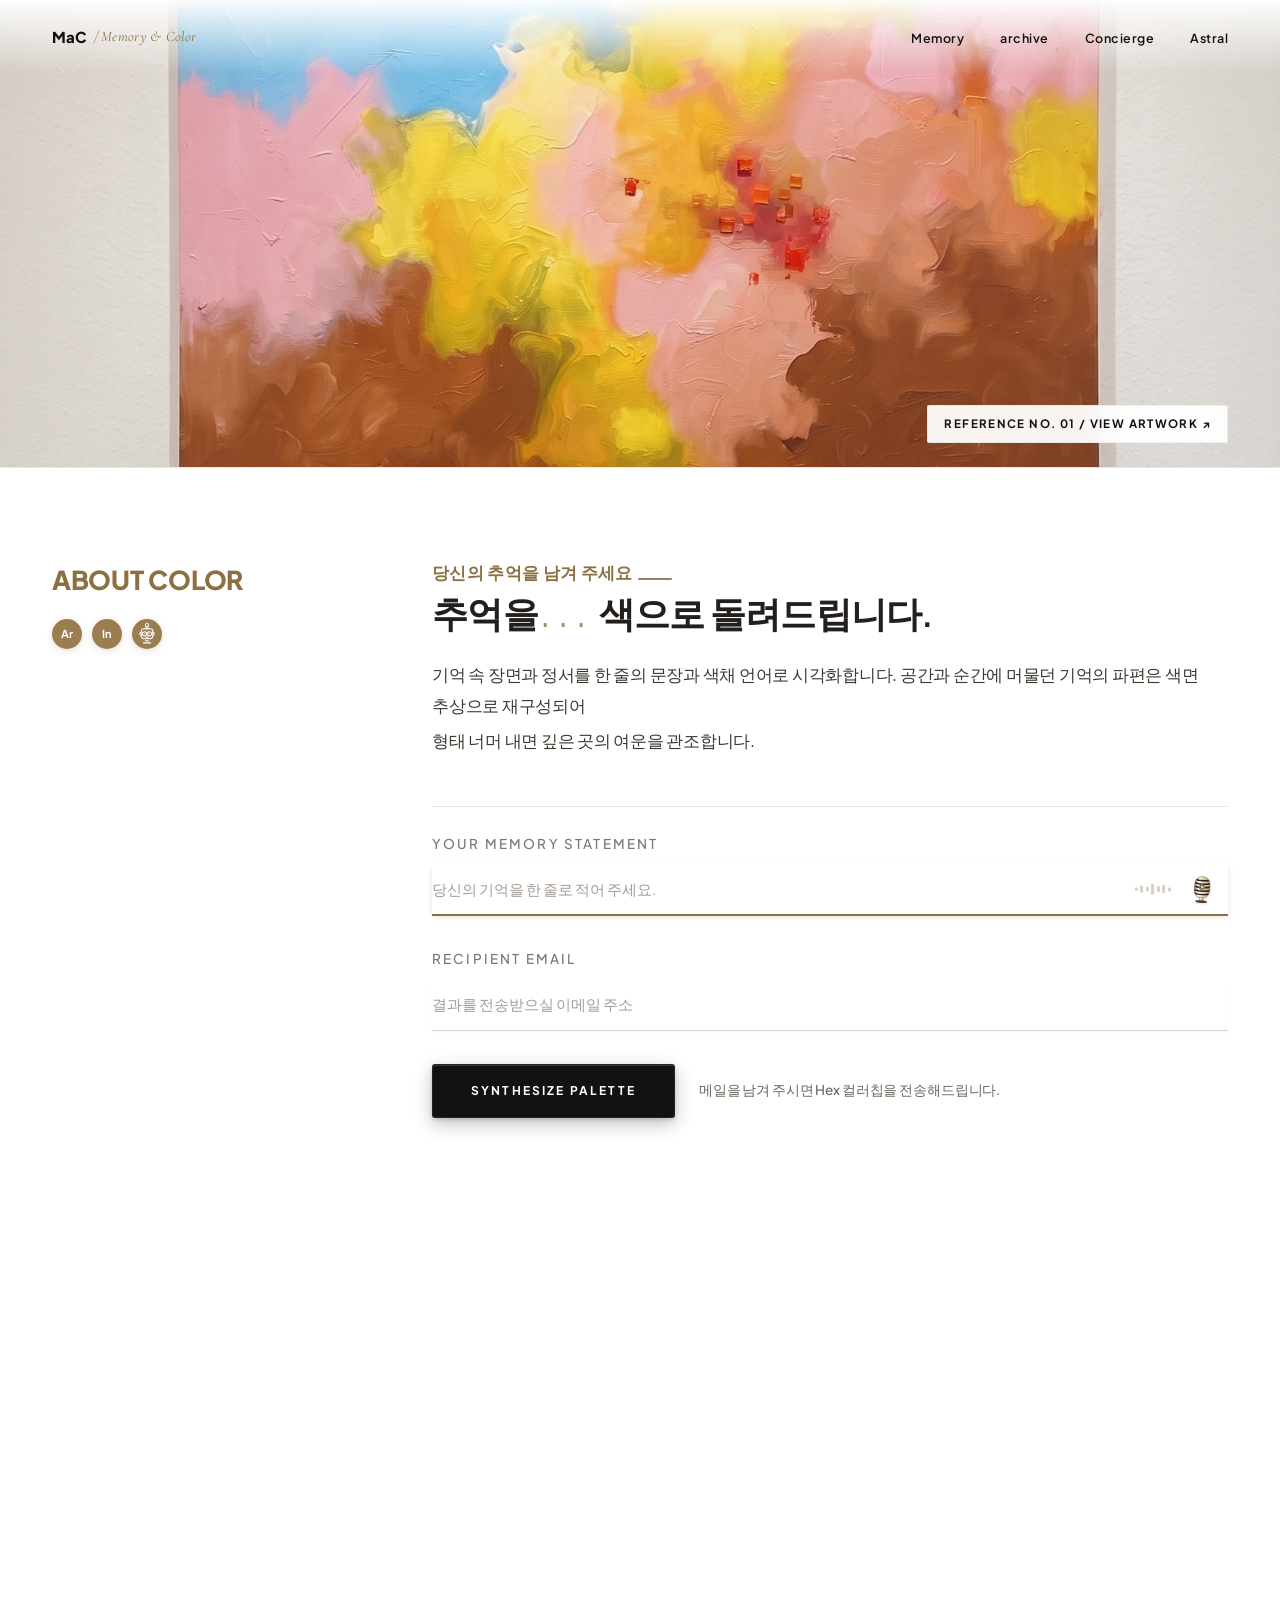
<file: index.html>
<!DOCTYPE html>
<html lang="ko">
<head>
  <meta charset="UTF-8">
  <meta name="viewport" content="width=device-width, initial-scale=1.0">

  <title>MaC | 𝑀𝑒𝓂𝑜𝓇𝓎 𝒶𝓃𝒹 𝒞𝑜𝓁𝑜𝓇</title>

  <link rel="icon" type="image/png" href="images/reference.png">

  <link rel="preconnect" href="https://fonts.googleapis.com">
  <link rel="preconnect" href="https://fonts.gstatic.com" crossorigin>
  <link href="https://fonts.googleapis.com/css2?family=Cormorant+Garamond:ital,wght@1,400;1,600&family=Plus+Jakarta+Sans:wght@300;400;500;600;700;800&family=Pretendard:wght@300;400;500;600;700;800&display=swap" rel="stylesheet">
  <link rel="stylesheet" href="css/astral.css">
  <link rel="stylesheet" href="css/mac-chat-voice.css">

  <style>
    /* ---------- Global Reset & Base ---------- */
    *, *::before, *::after {
      box-sizing: border-box;
      margin: 0;
      padding: 0;
    }

    html {
      scroll-behavior: smooth;
    }

    :root {
      --bg-pure: #ffffff;
      --text-dark: #141211;
      --text-soft-dark: #221f1d;
      --gold-primary: #8c7042;
      --gold-fill: #9b7e4f;
      --gold-dark-charcoal: #3d3731;
      --label-soft-gold: #7d756d;
      --text-body: #383838;
      --text-muted: #6b6560;
      --text-light: #a39c94;
      --line-subtle: #eae6e1;
      --font-arch: "Plus Jakarta Sans", "Pretendard", -apple-system, sans-serif;
      --font-serif: "Cormorant Garamond", "Didot", "Bodoni MT", serif;
    }

    body {
      font-family: var(--font-arch);
      background-color: var(--bg-pure);
      color: var(--text-dark);
      line-height: 1.7;
      -webkit-font-smoothing: antialiased;
      word-break: keep-all;
      overflow-x: hidden;
    }

    /* ---------- Top Header Navigation ---------- */
    .arch-header {
      position: absolute;
      top: 0;
      left: 0;
      width: 100%;
      height: 74px;
      padding: 0 52px;
      display: flex;
      justify-content: space-between;
      align-items: center;
      z-index: 100;
      background: linear-gradient(180deg, rgba(255,255,255,0.96) 0%, rgba(255,255,255,0) 100%);
    }

    .brand-logo {
      font-size: 15px;
      font-weight: 800;
      letter-spacing: -0.01em;
      color: var(--text-dark);
      text-decoration: none;
      display: flex;
      align-items: center;
      gap: 7px;
    }

    .brand-logo span {
      font-family: var(--font-serif);
      font-style: italic;
      font-size: 14.5px;
      font-weight: 400;
      color: var(--gold-primary);
      letter-spacing: 0.02em;
    }

    .brand-logo span em {
      font-style: italic;
      font-weight: 400;
      color: inherit;
      margin: 0 1px;
    }

    .nav-menu {
      display: flex;
      gap: 36px;
      list-style: none;
    }

    .nav-item a {
      font-size: 12.5px;
      font-weight: 600;
      color: var(--text-dark);
      text-decoration: none;
      letter-spacing: 0.04em;
      transition: color 0.2s ease;
      cursor: pointer;
    }

    .nav-item a:hover {
      color: var(--gold-primary);
    }

    .mobile-menu-btn {
      display: none;
      background: transparent;
      border: none;
      cursor: pointer;
      width: 36px;
      height: 36px;
      padding: 6px;
      flex-direction: column;
      justify-content: center;
      gap: 6px;
      z-index: 150;
    }

    .mobile-menu-btn span {
      display: block;
      width: 22px;
      height: 1.5px;
      background-color: var(--text-dark);
      transition: all 0.3s ease;
    }

    /* ---------- Universal Minimal Close Button ---------- */
    .gallery-close-btn {
      position: absolute;
      top: 24px;
      right: 28px;
      border: none;
      background: transparent;
      font-family: var(--font-arch);
      font-size: 10.5px;
      font-weight: 700;
      letter-spacing: 0.2em;
      text-transform: uppercase;
      color: var(--text-muted);
      cursor: pointer;
      padding: 6px 4px;
      display: flex;
      align-items: center;
      gap: 6px;
      transition: all 0.25s ease;
      z-index: 20;
    }

    .gallery-close-btn::after {
      content: "—";
      font-weight: 400;
      color: var(--text-light);
      transition: transform 0.2s ease, color 0.2s ease;
    }

    .gallery-close-btn:hover {
      color: var(--text-dark);
    }

    .gallery-close-btn:hover::after {
      color: var(--text-dark);
      transform: translateX(3px);
    }

    /* ---------- Mobile Fullscreen Drawer ---------- */
    .mobile-drawer {
      display: none;
      position: fixed;
      inset: 0;
      background: #ffffff;
      z-index: 200;
      flex-direction: column;
      justify-content: space-between;
      padding: 24px 36px 44px 36px;
      opacity: 0;
      pointer-events: none;
      transition: opacity 0.35s cubic-bezier(0.2, 0.8, 0.2, 1);
    }

    .mobile-drawer.is-open {
      opacity: 1;
      pointer-events: auto;
    }

    .drawer-top-bar {
      width: 100%;
      display: flex;
      justify-content: flex-end;
      align-items: center;
      position: relative;
      height: 48px;
    }

    .drawer-center-stage {
      display: flex;
      justify-content: center;
      align-items: center;
      width: 100%;
      margin: auto 0;
      transform: translateY(-4vh);
    }

    .mobile-nav-list {
      list-style: none;
      display: flex;
      flex-direction: column;
      gap: 18px;
      width: 100%;
      max-width: 320px;
    }

    .mobile-nav-item {
      width: 100%;
      border-bottom: 1px solid rgba(26, 24, 22, 0.08);
      padding-bottom: 12px;
      transition: border-color 0.25s ease;
    }

    .mobile-nav-item:active {
      border-bottom-color: var(--text-dark);
    }

    .mobile-nav-item a {
      font-family: var(--font-arch);
      font-size: 22px;
      font-weight: 350;
      letter-spacing: -0.01em;
      color: #383431;
      text-decoration: none;
      line-height: 1.25;
      display: flex;
      justify-content: space-between;
      align-items: center;
      width: 100%;
      cursor: pointer;
    }

    .mobile-nav-item a .brand-prefix {
      font-weight: 600;
      color: var(--text-dark);
      margin-right: 1px;
    }

    .mobile-nav-item a .nav-arrow {
      font-size: 13px;
      font-weight: 400;
      color: var(--text-light);
      transition: transform 0.2s ease, color 0.2s ease;
    }

    .mobile-nav-item:active .nav-arrow {
      transform: translate(2px, -2px);
      color: var(--text-dark);
    }

    .astral-nav-item {
      border-bottom-color: rgba(26, 24, 22, 0.04);
    }

    .astral-nav-item a {
      color: #9e968f !important;
    }

    .astral-nav-item a .brand-prefix {
      color: #7d756e !important;
      font-weight: 600;
    }

    .drawer-footer {
      font-family: var(--font-serif);
      font-style: italic;
      font-size: 13.5px;
      color: var(--gold-primary);
      letter-spacing: 0.04em;
      text-align: center;
    }

    /* ---------- Hero Banner ---------- */
    .arch-hero-banner {
      width: 100%;
      height: 52vh;
      min-height: 400px;
      position: relative;
      background-color: #faf9f7;
      overflow: hidden;
      cursor: pointer;
      border-bottom: 1px solid var(--line-subtle);
    }

    .banner-img-wrap {
      width: 100%;
      height: 100%;
      position: relative;
    }

    .banner-img-wrap img {
      width: 100%;
      height: 100%;
      object-fit: cover;
      object-position: center 38%;
      filter: saturate(0.95) brightness(0.98);
      transition: transform 0.9s cubic-bezier(0.2, 0.8, 0.2, 1);
    }

    .arch-hero-banner:hover .banner-img-wrap img {
      transform: scale(1.015);
    }

    .banner-overlay-caption {
      position: absolute;
      bottom: 24px;
      right: 52px;
      background: rgba(255, 255, 255, 0.94);
      backdrop-filter: blur(10px);
      padding: 8px 16px;
      font-size: 11.5px;
      letter-spacing: 0.12em;
      text-transform: uppercase;
      font-weight: 700;
      color: var(--text-dark);
      border: 1px solid rgba(0, 0, 0, 0.06);
      border-radius: 2px;
    }

    /* ---------- Section 1 : Content Layout ---------- */
    .content-container {
      max-width: 1360px;
      width: 100%;
      margin: 0 auto;
      padding: 96px 52px 130px 52px;
      display: grid;
      grid-template-columns: minmax(240px, 300px) 1fr;
      gap: 80px;
      align-items: start;
    }

    .left-column {
      display: flex;
      flex-direction: column;
      gap: 24px;
      position: sticky;
      top: 110px;
    }

    .section-main-title {
      font-size: 26px;
      font-weight: 800;
      letter-spacing: -0.01em;
      text-transform: uppercase;
      line-height: 1.2;
      color: var(--gold-primary);
    }

    .social-links {
      display: flex;
      gap: 10px;
      align-items: center;
    }

    .social-btn {
      width: 30px;
      height: 30px;
      border-radius: 50%;
      background: var(--gold-fill);
      color: #ffffff;
      display: flex;
      align-items: center;
      justify-content: center;
      font-size: 11px;
      font-weight: 700;
      letter-spacing: -0.02em;
      text-decoration: none;
      box-shadow: 0 2px 6px rgba(140, 112, 66, 0.22);
      transition: all 0.25s cubic-bezier(0.2, 0.8, 0.2, 1);
    }

    .social-btn:hover {
      background: #846838;
      transform: translateY(-2px);
      box-shadow: 0 5px 12px rgba(140, 112, 66, 0.35);
    }

    .right-column {
      display: flex;
      flex-direction: column;
      gap: 40px;
      width: 100%;
      min-width: 0;
    }

    .statement-block {
      display: flex;
      flex-direction: column;
      gap: 22px;
      width: 100%;
    }

    .headline-stack {
      display: flex;
      flex-direction: column;
      gap: 8px;
    }

    .headline-lead-wrap {
      display: flex;
      align-items: flex-end;
      gap: 5px;
      width: 100%;
    }

    .headline-lead {
      font-size: 16.5px;
      font-weight: 600;
      color: var(--gold-primary);
      letter-spacing: 0.02em;
      white-space: nowrap;
      line-height: 1.1;
    }

    .lead-baseline-tail {
      display: inline-block;
      width: 34px;
      height: 1.4px;
      background: var(--gold-primary);
      opacity: 0.88;
      border-radius: 1px;
      margin-bottom: 2.5px;
      transform-origin: left center;
    }

    .headline-main {
      font-size: clamp(24px, 4vw, 36px);
      font-weight: 600;
      color: var(--text-soft-dark);
      letter-spacing: -0.02em;
      line-height: 1.3;
    }

    .headline-dots {
      letter-spacing: 0.22em;
      color: var(--gold-primary);
      font-weight: 400;
      margin: 0 5px 0 2px;
      opacity: 0.8;
    }

    .statement-body {
      font-size: clamp(14.5px, 2vw, 16.5px);
      color: var(--gold-dark-charcoal);
      line-height: 1.9;
      font-weight: 450;
      width: 100%;
      max-width: 100%;
      letter-spacing: -0.015em;
    }

    .br-desktop {
      display: inline;
    }

    @media (min-width: 961px) {
      .br-desktop {
        display: block;
        content: "";
        margin-top: 3px;
      }
    }

    /* ---------- Form & Inputs ---------- */
    .arch-form-wrapper {
      margin-top: 10px;
      padding-top: 26px;
      border-top: 1px solid var(--line-subtle);
      width: 100%;
    }

    .form-inline-tooltip {
      display: none;
      margin-bottom: 22px;
      padding: 13px 18px;
      background: #faf6f0;
      border-left: 3px solid var(--gold-primary);
      border-radius: 2px;
      font-size: 13.5px;
      font-weight: 500;
      color: #634f2d;
      line-height: 1.65;
      letter-spacing: -0.01em;
      box-shadow: 0 3px 10px rgba(140, 112, 66, 0.08);
      animation: tooltipFadeIn 0.3s cubic-bezier(0.2, 0.8, 0.2, 1);
    }

    .form-inline-tooltip.is-active {
      display: flex;
      align-items: flex-start;
      gap: 10px;
    }

    .form-inline-tooltip .tooltip-icon {
      color: var(--gold-primary);
      font-size: 14px;
      line-height: 1.6;
      flex-shrink: 0;
    }

    @keyframes tooltipFadeIn {
      from { opacity: 0; transform: translateY(-4px); }
      to { opacity: 1; transform: translateY(0); }
    }

    .form-row {
      margin-bottom: 34px;
    }

    .form-row label {
      display: block;
      font-size: 13.5px;
      font-weight: 500;
      letter-spacing: 0.16em;
      text-transform: uppercase;
      color: var(--label-soft-gold);
      margin-bottom: 8px;
    }

    .form-row input {
      width: 100%;
      border: none;
      background: transparent;
      padding: 12px 0;
      font-size: 15.5px;
      font-weight: 400;
      color: var(--text-dark);
      outline: none;
      transition: box-shadow 0.25s ease;
    }

    .form-row input::placeholder {
      color: var(--text-light);
      font-size: 14.5px;
    }

    .input-strong {
      box-shadow:
        0 2px 0 var(--gold-primary),
        0 3px 6px -1px rgba(140, 112, 66, 0.28),
        0 4px 0 #ffffff;
    }

    .input-strong:focus {
      box-shadow:
        0 2.5px 0 #6e552f,
        0 4px 10px -1px rgba(110, 85, 47, 0.4);
    }

    .input-standard {
      box-shadow:
        0 1px 0 rgba(0, 0, 0, 0.12),
        0 2px 3px -1px rgba(0, 0, 0, 0.08),
        0 3px 0 #ffffff;
    }

    .input-standard:focus {
      box-shadow:
        0 1.5px 0 var(--gold-primary),
        0 3px 6px -1px rgba(140, 112, 66, 0.25);
    }

    .submit-wrap {
      display: flex;
      align-items: center;
      gap: 24px;
      margin-top: 14px;
      flex-wrap: wrap;
    }

    .submit-arch-btn {
      padding: 16px 38px;
      background: var(--text-dark);
      color: #ffffff;
      border: 1px solid rgba(255, 255, 255, 0.08);
      border-radius: 3px;
      font-size: 12px;
      font-weight: 700;
      letter-spacing: 0.18em;
      text-transform: uppercase;
      cursor: pointer;
      white-space: nowrap;
      box-shadow:
        0 6px 18px rgba(20, 18, 17, 0.25),
        0 2px 4px rgba(0, 0, 0, 0.15),
        inset 0 1px 0 rgba(255, 255, 255, 0.15);
      transition: all 0.25s ease;
    }

    .submit-arch-btn:hover {
      background: #231f1d;
      transform: translateY(-1.5px);
      box-shadow:
        0 10px 24px rgba(20, 18, 17, 0.32),
        0 3px 6px rgba(0, 0, 0, 0.18),
        inset 0 1px 0 rgba(255, 255, 255, 0.2);
    }

    .submit-arch-btn:active {
      transform: translateY(1px);
      box-shadow:
        0 3px 8px rgba(20, 18, 17, 0.2),
        inset 0 2px 4px rgba(0, 0, 0, 0.3);
    }

    .submit-arch-btn:disabled {
      background: #8c827a;
      cursor: not-allowed;
      transform: none;
    }

    .form-guide-txt {
      font-size: 13.5px;
      color: var(--text-muted);
      font-weight: 500;
      letter-spacing: -0.01em;
    }

    /* ---------- Universal Minimalist Modals ---------- */
    .arch-modal-overlay {
      display: none;
      position: fixed;
      inset: 0;
      background: rgba(17, 17, 17, 0.82);
      backdrop-filter: blur(16px);
      -webkit-backdrop-filter: blur(16px);
      z-index: 2000;
      justify-content: center;
      align-items: center;
      padding: 24px;
      opacity: 0;
      transition: opacity 0.3s ease;
    }

    .arch-modal-overlay.is-active {
      display: flex;
      opacity: 1;
    }

    .arch-modal-window {
      position: relative;
      background: #ffffff;
      max-width: 640px;
      width: 100%;
      max-height: 94vh;
      overflow-y: auto;
      padding: 48px 44px 42px;
      text-align: left;
      border-radius: 4px;
      box-shadow: 0 40px 90px rgba(0, 0, 0, 0.35);
      display: flex;
      flex-direction: column;
      gap: 22px;
      animation: modalSlideUp 0.3s cubic-bezier(0.2, 0.8, 0.2, 1);
    }

    @keyframes modalSlideUp {
      from { transform: translateY(12px); opacity: 0; }
      to { transform: translateY(0); opacity: 1; }
    }

    #memoryModal.arch-modal-overlay {
      align-items: flex-start;
      padding-top: 8vh;
    }

    #memoryModal .arch-modal-window {
      max-width: 500px;
      margin: 0 auto;
    }

    .modal-badge {
      display: inline-block;
      align-self: flex-start;
      font-size: 11px;
      font-weight: 700;
      letter-spacing: 0.16em;
      text-transform: uppercase;
      color: #78716c;
      background: #f7f5f2;
      padding: 4px 10px;
      border-radius: 2px;
      border: 1px solid var(--line-subtle);
    }

    .modal-head-group {
      display: flex;
      flex-direction: column;
      gap: 6px;
    }

    .modal-main-title {
      font-size: 22px;
      font-weight: 700;
      color: var(--text-dark);
      letter-spacing: -0.02em;
    }

    .modal-subtitle {
      font-family: var(--font-serif);
      font-style: italic;
      font-size: 14px;
      color: var(--gold-primary);
      letter-spacing: 0.02em;
    }

    .easel-halo-stage {
      position: relative;
      width: 100%;
      display: flex;
      justify-content: center;
      align-items: center;
      padding: 24px 10px;
      margin: 4px 0;
      background: transparent;
      border: none;
    }

    .easel-halo-stage::before {
      content: "";
      position: absolute;
      width: 90%;
      height: 90%;
      top: 50%;
      left: 50%;
      transform: translate(-50%, -50%);
      background: radial-gradient(circle, rgba(255, 235, 215, 0.45) 0%, rgba(255, 255, 255, 0) 72%);
      filter: blur(28px);
      z-index: 1;
      pointer-events: none;
    }

    .easel-artwork-img {
      position: relative;
      z-index: 2;
      max-width: 100%;
      max-height: 580px;
      width: auto;
      height: auto;
      object-fit: contain;
      display: block;
      border-radius: 4px;
      box-shadow:
        0 4px 12px rgba(0, 0, 0, 0.06),
        0 16px 36px -4px rgba(28, 25, 23, 0.16),
        0 36px 64px -8px rgba(28, 25, 23, 0.12);
    }

    .modal-narrative-box {
      background: #faf9f7;
      border-left: 2.5px solid var(--gold-primary);
      padding: 16px 18px;
      font-size: 13.5px;
      color: var(--text-body);
      line-height: 1.75;
      font-weight: 400;
    }

    .modal-palette-grid {
      display: grid;
      grid-template-columns: repeat(2, 1fr);
      gap: 10px;
    }

    .palette-item {
      display: flex;
      align-items: center;
      gap: 10px;
      padding: 8px 12px;
      background: #faf9f7;
      border: 1px solid var(--line-subtle);
      border-radius: 2px;
      font-size: 11.5px;
      font-weight: 600;
      color: var(--text-dark);
      font-family: ui-monospace, Menlo, monospace;
    }

    .palette-item .swatch-dot {
      width: 10px;
      height: 10px;
      border-radius: 50%;
      flex-shrink: 0;
    }

    .astral-field {
      display: flex;
      flex-direction: column;
      gap: 8px;
    }

    .astral-field label {
      font-size: 12.5px;
      font-weight: 700;
      letter-spacing: 0.14em;
      text-transform: uppercase;
      color: var(--text-muted);
    }

    .astral-field input {
      width: 100%;
      border: none;
      background: transparent;
      padding: 10px 0;
      font-size: 15px;
      color: var(--text-dark);
      outline: none;
      box-shadow: 0 1px 0 rgba(0, 0, 0, 0.12);
      transition: box-shadow 0.25s ease;
    }

    .astral-field input:focus {
      box-shadow: 0 1.5px 0 var(--gold-primary);
    }

    .astral-disabled-btn {
      width: 100%;
      padding: 14px;
      background: #eae7e2;
      color: #8c827a;
      border: none;
      border-radius: 2px;
      font-size: 11.5px;
      font-weight: 700;
      letter-spacing: 0.18em;
      text-transform: uppercase;
      cursor: not-allowed;
      text-align: center;
    }

    /* ---------- Synthesized Chromatic Specimen Modal ---------- */
    .mac-modal-backdrop {
      position: fixed;
      inset: 0;
      background: rgba(24, 22, 20, 0.45);
      backdrop-filter: blur(10px);
      -webkit-backdrop-filter: blur(10px);
      display: flex;
      justify-content: center;
      align-items: center;
      z-index: 10000;
      opacity: 1;
      padding: 20px;
      transition: opacity 0.55s cubic-bezier(0.16, 1, 0.3, 1);
    }

    .mac-modal-backdrop.hidden {
      opacity: 0;
      pointer-events: none;
    }

    .mac-modal {
      position: relative;
      width: 100%;
      max-width: 420px;
      max-height: 92vh;
      display: flex;
      flex-direction: column;
      background: #faf8f5;
      border: 1px solid #e2ddd3;
      border-radius: 20px;
      box-shadow: 0 25px 60px rgba(28, 25, 23, 0.16), 0 0 35px rgba(232, 180, 184, 0.12);
      overflow: hidden;
      transform-origin: 50% 10%;
      transform: scale(1) translateY(0) rotateX(0deg);
      opacity: 1;
      filter: blur(0px);
      transition:
        transform 0.45s cubic-bezier(0.34, 1.3, 0.64, 1),
        opacity 0.45s cubic-bezier(0.16, 1, 0.3, 1),
        filter 0.45s cubic-bezier(0.16, 1, 0.3, 1);
    }

    .mac-modal-backdrop.hidden .mac-modal {
      transform: scale(0.15, 0.05) translateY(-60px) rotateX(30deg);
      opacity: 0;
      filter: blur(8px);
      transition:
        transform 0.4s cubic-bezier(0.55, 0.055, 0.675, 0.19),
        opacity 0.35s ease-in,
        filter 0.35s ease-in;
    }

    .modal-close-handle-wrap {
      width: 100%;
      padding-top: 14px;
      padding-bottom: 8px;
      display: flex;
      justify-content: center;
      align-items: center;
      cursor: pointer;
      background: #faf8f5;
    }

    .modal-close-handle-bar {
      width: 44px;
      height: 4px;
      background: #d1cbc1;
      border-radius: 2px;
      transition: all 0.2s ease;
    }

    .modal-close-handle-wrap:hover .modal-close-handle-bar {
      background: #8c827a;
      transform: scaleX(1.15);
    }

    .specimen-header {
      padding: 4px 20px 14px 20px;
      background: #faf8f5;
      border-bottom: 1px solid #ede8e0;
      display: flex;
      justify-content: space-between;
      align-items: center;
    }

    .specimen-header .brand {
      font-size: 11px;
      letter-spacing: 0.18em;
      font-weight: 800;
      color: #1c1917;
      text-transform: uppercase;
    }

    .specimen-header .hash-chip {
      font-family: ui-monospace, Menlo, monospace;
      font-size: 10.5px;
      font-weight: 600;
      letter-spacing: 0.12em;
      color: #78716c;
      background: #eeeae3;
      padding: 3px 8px;
      border-radius: 4px;
    }

    .hash-area {
      display: flex;
      align-items: center;
      gap: 8px;
    }

    .hash-toggle {
      font-size: 10.5px;
      font-weight: 600;
      letter-spacing: 0.08em;
      color: #78716c;
      background: transparent;
      border: 1px solid #d1cbc1;
      border-radius: 4px;
      padding: 3px 8px;
      cursor: pointer;
    }

    .hash-toggle:hover {
      color: #1c1917;
      border-color: #8c827a;
    }

    .specimen-body {
      padding: 20px 20px 22px 20px;
      background: #ffffff;
      overflow-y: auto;
      min-height: 0;
    }

    /* [v2] 결과 모달: 기억의 색면추상화 그림 */
    .painting-box {
      margin: 0 0 14px 0;
    }
    .painting-box img {
      display: block;
      width: 100%;
      aspect-ratio: 4 / 5;
      object-fit: cover;
      border-radius: 10px;
      background: #eeeae3;
    }
    .painting-note {
      margin: 6px 0 0 0;
      font-size: 11px;
      color: #8c827a;
    }

    /* [v2] 결과 모달: 바깥 클릭·핸들·Esc = 아래로 내리기, X = 완전히 닫기 */
    .mac-modal-backdrop.to-dock .mac-modal {
      transform-origin: 50% 100%;
      transform: translateY(46vh) scale(0.35);
      opacity: 0;
      filter: blur(6px);
      transition:
        transform 0.42s cubic-bezier(0.55, 0.055, 0.675, 0.19),
        opacity 0.35s ease-in,
        filter 0.35s ease-in;
    }

    .specimen-close {
      width: 24px;
      height: 24px;
      display: inline-flex;
      align-items: center;
      justify-content: center;
      padding: 0;
      color: #78716c;
      background: transparent;
      border: 1px solid #d1cbc1;
      border-radius: 4px;
      cursor: pointer;
      transition: color 0.2s ease, border-color 0.2s ease;
    }

    .specimen-close:hover {
      color: #1c1917;
      border-color: #8c827a;
    }

    .specimen-close svg {
      width: 11px;
      height: 11px;
    }

    .specimen-dock {
      position: fixed;
      left: 50%;
      bottom: calc(20px + env(safe-area-inset-bottom, 0px));
      z-index: 9990;
      display: flex;
      align-items: center;
      gap: 12px;
      max-width: calc(100vw - 32px);
      padding: 8px 14px 8px 8px;
      font: inherit;
      text-align: left;
      color: #1c1917;
      background: #faf8f5;
      border: 1px solid #e2ddd3;
      border-radius: 14px;
      box-shadow: 0 14px 34px rgba(28, 25, 23, 0.16), 0 0 24px rgba(232, 180, 184, 0.10);
      cursor: pointer;
      transform: translate(-50%, 0);
      opacity: 1;
      transition:
        transform 0.45s cubic-bezier(0.34, 1.3, 0.64, 1),
        opacity 0.3s ease,
        box-shadow 0.2s ease;
    }

    .specimen-dock[hidden] {
      display: flex;
      transform: translate(-50%, 140%);
      opacity: 0;
      pointer-events: none;
    }

    .specimen-dock:hover {
      transform: translate(-50%, -3px);
      box-shadow: 0 18px 40px rgba(28, 25, 23, 0.20), 0 0 28px rgba(232, 180, 184, 0.14);
    }

    .specimen-dock .dock-thumb {
      flex-shrink: 0;
      width: 36px;
      height: 45px;
      border-radius: 6px;
      overflow: hidden;
      display: flex;
      flex-direction: column;
      background: #eeeae3;
      box-shadow: 0 2px 5px rgba(0, 0, 0, 0.06);
    }

    .specimen-dock .dock-thumb img {
      width: 100%;
      height: 100%;
      object-fit: cover;
      display: block;
    }

    .specimen-dock .dock-thumb span {
      display: block;
    }

    .specimen-dock .dock-text {
      display: flex;
      flex-direction: column;
      gap: 3px;
      min-width: 0;
    }

    .specimen-dock .dock-brand {
      font-size: 10px;
      letter-spacing: 0.18em;
      font-weight: 800;
      text-transform: uppercase;
    }

    .specimen-dock .dock-chips {
      display: flex;
      gap: 3px;
    }

    .specimen-dock .dock-chips i {
      width: 14px;
      height: 6px;
      border-radius: 2px;
      display: block;
    }

    .specimen-dock .dock-hint {
      font-size: 10.5px;
      color: #78716c;
      white-space: nowrap;
    }

    .specimen-dock .dock-up {
      flex-shrink: 0;
      width: 26px;
      height: 26px;
      margin-left: 2px;
      display: inline-flex;
      align-items: center;
      justify-content: center;
      color: #78716c;
      border: 1px solid #d1cbc1;
      border-radius: 50%;
    }

    .specimen-dock:hover .dock-up {
      color: #1c1917;
      border-color: #8c827a;
    }

    .summary-box {
      background: #faf8f5;
      border-left: 3px solid #1c1917;
      padding: 12px 14px;
      margin-bottom: 18px;
      border-radius: 0 6px 6px 0;
    }

    .summary-text {
      font-size: 12.5px;
      line-height: 1.55;
      color: #292524;
      font-weight: 600;
    }

    .spectrum-section {
      margin-bottom: 20px;
      max-height: 50px;
      opacity: 1;
      overflow: hidden;
      transition: max-height 0.35s cubic-bezier(0.4, 0, 0.2, 1), opacity 0.3s ease, margin-bottom 0.35s ease;
    }

    .spectrum-section.collapsed {
      max-height: 0;
      opacity: 0;
      margin-bottom: 6px;
    }

    .spectrum-label {
      font-size: 9px;
      letter-spacing: 0.14em;
      text-transform: uppercase;
      color: #8c827a;
      font-weight: 700;
      margin-bottom: 6px;
      display: flex;
      justify-content: space-between;
    }

    .spectrum-bar {
      width: 100%;
      height: 14px;
      border-radius: 4px;
      display: flex;
      overflow: hidden;
      box-shadow: inset 0 1px 2px rgba(0,0,0,0.1);
    }

    .spectrum-segment {
      height: 100%;
      transition: width 0.3s ease;
    }

    .specimen-list {
      display: flex;
      flex-direction: column;
      gap: 9px;
    }

    .specimen-card {
      display: flex;
      align-items: center;
      background: #ffffff;
      border: 1px solid #eeeae3;
      border-radius: 8px;
      padding: 8px 12px;
      gap: 12px;
      transition: transform 0.15s ease, border-color 0.15s ease;
    }

    .specimen-card:hover {
      transform: translateX(3px);
      border-color: #d1cbc1;
    }

    .swatch {
      width: 42px;
      height: 42px;
      border-radius: 6px;
      flex-shrink: 0;
      box-shadow: 0 2px 5px rgba(0,0,0,0.06);
    }

    .specimen-info {
      flex-grow: 1;
      min-width: 0;
    }

    .info-top {
      display: flex;
      justify-content: space-between;
      align-items: baseline;
      margin-bottom: 2px;
    }

    .color-name {
      font-size: 13px;
      font-weight: 700;
      color: #1c1917;
    }

    .hex-code {
      font-family: ui-monospace, Menlo, monospace;
      font-size: 10px;
      font-weight: 600;
      color: #78716c;
    }

    .reason-text {
      font-size: 11px;
      color: #78716c;
      line-height: 1.5;
      white-space: normal;
      overflow-wrap: anywhere;
    }

    .ratio-pill {
      font-family: ui-monospace, Menlo, monospace;
      font-size: 9.5px;
      font-weight: 700;
      padding: 2px 6px;
      border-radius: 4px;
      background: #f5f2eb;
      color: #44403c;
      margin-left: 6px;
      transition: opacity 0.25s ease, transform 0.25s ease;
    }

    .ratio-pill.collapsed {
      opacity: 0;
      transform: scale(0.8);
      pointer-events: none;
    }

    .control-panel {
      margin-top: 18px;
      padding-top: 14px;
      border-top: 1px dashed #e2ddd3;
      display: flex;
      justify-content: space-between;
      align-items: center;
    }

    .control-panel span {
      font-size: 10.5px;
      color: #8c827a;
      letter-spacing: 0.04em;
    }

    .control-panel button {
      font-size: 11px;
      padding: 7px 14px;
      background: #1c1917;
      color: #f5f3ef;
      border: none;
      border-radius: 5px;
      cursor: pointer;
      font-weight: 700;
      transition: background 0.15s ease, transform 0.1s ease;
    }

    .control-panel button:active {
      transform: scale(0.96);
    }

    .control-panel button:hover {
      background: #383330;
    }

    /* [v2] 결과 모달: 화면 크기에 맞춰 커지기 (모바일은 기존 그대로)
       · 태블릿(640px~): 한 줄 배치 그대로, 폭·글자만 조금 키움
       · 넓은 화면(960px~): 그림은 왼쪽, 요약·비율·칩은 오른쪽 — 그림이 없으면 한 줄 배치
       · 아주 넓은 화면(1440px~): 한 단계 더 크게 */
    @media (min-width: 640px) {
      .mac-modal { max-width: 500px; }
      .specimen-header { padding: 6px 24px 16px 24px; }
      .specimen-body { padding: 22px 24px 24px 24px; }
      .summary-text { font-size: 13.5px; }
      .color-name { font-size: 14px; }
      .hex-code { font-size: 10.5px; }
      .reason-text { font-size: 11.5px; }
      .swatch { width: 46px; height: 46px; }
    }

    @media (min-width: 960px) and (min-height: 560px) {
      .mac-modal { max-width: 560px; }
      .mac-modal.has-painting { max-width: min(1000px, 88vw); }
      .specimen-header { padding: 6px 30px 16px 30px; }
      .specimen-header .brand { font-size: 12px; }
      .specimen-body { padding: 26px 30px 28px 30px; }
      .specimen-body.has-painting {
        display: grid;
        grid-template-columns: minmax(0, min(46%, calc((92vh - 150px) * 0.8))) minmax(0, 1fr);
        column-gap: 32px;
        row-gap: 0;
        align-items: start;
      }
      .specimen-body.has-painting > * { grid-column: 2; }
      .specimen-body.has-painting > .painting-box {
        grid-column: 1;
        grid-row: 1 / span 8;
        margin: 0;
        position: sticky;
        top: 0;
      }
      .summary-box { padding: 14px 16px; margin-bottom: 22px; }
      .summary-text { font-size: 15px; }
      .spectrum-section { max-height: 60px; margin-bottom: 24px; }
      .spectrum-label { font-size: 10px; }
      .spectrum-bar { height: 16px; }
      .specimen-list { gap: 11px; }
      .specimen-card { padding: 11px 14px; gap: 14px; border-radius: 10px; }
      .swatch { width: 54px; height: 54px; border-radius: 8px; }
      .color-name { font-size: 15px; }
      .hex-code { font-size: 11px; }
      .ratio-pill { font-size: 10.5px; }
      .reason-text { font-size: 12.5px; }
      .control-panel { margin-top: 22px; padding-top: 16px; }
      .control-panel span { font-size: 11.5px; }
      .control-panel button { font-size: 12px; padding: 8px 16px; }
    }

    @media (min-width: 1440px) and (min-height: 760px) {
      .mac-modal { max-width: 600px; }
      .mac-modal.has-painting { max-width: 1160px; }
      .specimen-body.has-painting { column-gap: 40px; }
      .summary-text { font-size: 16.5px; }
      .color-name { font-size: 16.5px; }
      .reason-text { font-size: 13.5px; }
      .hex-code { font-size: 12px; }
      .swatch { width: 60px; height: 60px; }
    }

    /* ---------- Section 4 & 5 : Glass cards ---------- */
    .archive-section,
    .concierge-section {
      width: 100%;
      max-width: 1160px;
      margin: 70px auto 50px auto;
      padding: 0 24px;
      scroll-margin-top: 80px;
    }

    .concierge-section {
      margin-bottom: 90px;
    }

    .glass-card {
      background: rgba(255, 255, 255, 0.72);
      backdrop-filter: blur(20px);
      -webkit-backdrop-filter: blur(20px);
      border: 1px solid rgba(255, 255, 255, 0.95);
      border-radius: 32px;
      padding: 60px 44px 64px 44px;
      box-shadow: 0 20px 50px rgba(43, 39, 37, 0.04);
    }

    .section-header {
      text-align: center;
      margin-bottom: 56px;
    }

    .section-tag {
      display: inline-flex;
      align-items: center;
      gap: 6px;
      font-size: 13px;
      font-weight: 600;
      letter-spacing: 0.32em;
      color: #8c827a;
      text-transform: uppercase;
      margin-bottom: 16px;
    }

    .tag-highlight {
      background: rgba(162, 196, 237, 0.55);
      color: #3b5980;
      padding: 2px 6px 2px 8px;
      border-radius: 3px;
      font-weight: 700;
      display: inline-block;
      line-height: 1.3;
    }

    .section-title {
      font-size: clamp(24px, 4.5vw, 38px);
      font-weight: 800;
      color: #8a8275;
      letter-spacing: 0.1em;
      text-transform: uppercase;
      line-height: 1.25;
    }

    .gallery-grid-5col {
      display: grid;
      grid-template-columns: repeat(5, 1fr);
      gap: 20px;
    }

    .gallery-card {
      position: relative;
      background: #ffffff;
      border: 1px solid rgba(140, 130, 122, 0.16);
      border-radius: 20px;
      overflow: hidden;
      cursor: pointer;
      display: flex;
      flex-direction: column;
      box-shadow: 0 4px 16px rgba(43, 39, 37, 0.04);
      transition: transform 0.4s cubic-bezier(0.2, 0.8, 0.2, 1),
                  box-shadow 0.4s cubic-bezier(0.2, 0.8, 0.2, 1),
                  border-color 0.3s ease;
      -webkit-tap-highlight-color: transparent;
    }

    .gallery-card:hover {
      transform: translateY(-5px) scale(1.018);
      border-color: rgba(255, 255, 255, 1);
      box-shadow: 0 0 0 1.5px rgba(255, 255, 255, 0.95),
                  0 20px 40px rgba(43, 39, 37, 0.16),
                  0 0 35px rgba(255, 245, 220, 1),
                  0 0 70px rgba(255, 215, 150, 0.75),
                  0 0 100px rgba(255, 190, 110, 0.35);
      z-index: 10;
    }

    .floating-frame-outer {
      padding: 18px 18px 6px 18px;
      background: #fdfcfb;
      display: flex;
      justify-content: center;
      align-items: center;
    }

    .floating-canvas-viewport {
      width: 100%;
      aspect-ratio: 1 / 1;
      background: #faf8f5;
      display: block;
      overflow: hidden;
      border-radius: 12px;
      border: none;
      box-shadow: 0 8px 20px -3px rgba(90, 75, 60, 0.18),
                  0 3px 8px -2px rgba(90, 75, 60, 0.12);
      transition: all 0.4s ease;
    }

    .floating-canvas-viewport svg {
      width: 100%;
      height: 100%;
      display: block;
      transition: transform 0.6s cubic-bezier(0.25, 1, 0.5, 1);
    }

    .gallery-card:hover .floating-canvas-viewport svg {
      transform: scale(1.04);
    }

    .card-meta {
      padding: 16px 12px 18px 12px;
      background: #ffffff;
      flex-grow: 1;
      display: flex;
      flex-direction: column;
      align-items: flex-start;
      text-align: left;
      justify-content: flex-start;
    }

    .card-title {
      font-size: 14px;
      font-weight: 700;
      color: #2b2725;
      margin-bottom: 12px;
      letter-spacing: -0.01em;
      text-align: left;
      width: 100%;
    }

    .badge-chip-group {
      display: flex;
      flex-wrap: wrap;
      justify-content: flex-start;
      align-items: center;
      gap: 4px;
      width: 100%;
    }

    .badge-chip {
      display: inline-flex;
      align-items: center;
      gap: 4px;
      font-family: ui-monospace, SFMono-Regular, Menlo, monospace;
      font-size: 10px;
      font-weight: 600;
      color: #3b3632;
      background: #f7f5f2;
      border: 1px solid rgba(140, 130, 122, 0.24);
      padding: 3px 6px;
      border-radius: 5px;
    }

    .badge-chip .dot {
      width: 6px;
      height: 6px;
      border-radius: 50%;
    }

    /* ---------- Archive detail modal ---------- */
    .memory-modal-overlay {
      display: none;
      position: fixed;
      inset: 0;
      background: rgba(43, 39, 37, 0.6);
      backdrop-filter: blur(16px);
      -webkit-backdrop-filter: blur(16px);
      z-index: 2000;
      justify-content: center;
      align-items: center;
      padding: 20px;
      opacity: 0;
      transition: opacity 0.3s ease;
    }

    .memory-modal-overlay.is-active {
      display: flex;
      opacity: 1;
    }

    .memory-modal-window {
      position: relative;
      background: #faf8f5;
      border: 1px solid rgba(255, 255, 255, 0.95);
      border-radius: 28px;
      max-width: 480px;
      width: 100%;
      overflow: hidden;
      box-shadow: 0 32px 64px rgba(0, 0, 0, 0.28);
      animation: modalPop 0.35s cubic-bezier(0.34, 1.56, 0.64, 1);
      padding: 36px 24px 28px 24px;
      display: flex;
      flex-direction: column;
      gap: 20px;
    }

    @keyframes modalPop {
      from { transform: scale(0.92) translateY(12px); opacity: 0; }
      to { transform: scale(1) translateY(0); opacity: 1; }
    }

    .gallery-hanger-btn {
      position: absolute;
      top: 10px;
      left: 50%;
      transform: translateX(-50%);
      display: flex;
      flex-direction: column;
      align-items: center;
      cursor: pointer;
      z-index: 10;
      padding: 4px 16px;
      transition: transform 0.2s ease, opacity 0.2s;
    }

    .hanger-pin {
      width: 28px;
      height: 4px;
      background: #8c827a;
      border-radius: 3px;
      transition: background-color 0.2s, width 0.2s;
    }

    .hanger-wire {
      width: 1.5px;
      height: 8px;
      background: rgba(140, 130, 122, 0.5);
      margin-top: 1px;
    }

    .modal-artwork-frame {
      width: 100%;
      aspect-ratio: 1 / 1;
      background: #fdfcfb;
      border-radius: 20px;
      overflow: hidden;
      border: 3.5px solid #d4c5b3;
      padding: 10px;
      box-shadow: 0 12px 28px rgba(43, 39, 37, 0.1);
      display: flex;
      align-items: center;
      justify-content: center;
    }

    .modal-artwork-canvas {
      width: 100%;
      height: 100%;
      border-radius: 10px;
      overflow: hidden;
      background: #111;
      box-shadow: 0 6px 16px rgba(0, 0, 0, 0.25);
    }

    .modal-artwork-canvas svg {
      width: 100%;
      height: 100%;
      display: block;
    }

    .archive-modal-body {
      display: flex;
      flex-direction: column;
      gap: 16px;
      padding: 0 4px;
      text-align: left;
      align-items: flex-start;
    }

    .archive-modal-tag {
      font-size: 11.5px;
      font-weight: 600;
      letter-spacing: 0.18em;
      color: #8c827a;
      text-transform: uppercase;
      display: block;
      margin-bottom: 4px;
    }

    .archive-modal-title {
      font-size: 23px;
      font-weight: 700;
      color: #2b2725;
      letter-spacing: -0.01em;
      line-height: 1.3;
      text-align: left;
    }

    .archive-modal-memory-text {
      font-size: 14.5px;
      color: #6e6660;
      line-height: 1.8;
      font-weight: 400;
      text-align: left;
      background: #f7f5f2;
      padding: 14px 18px;
      border-radius: 12px;
      width: 100%;
    }

    .archive-modal-palette-section {
      margin-top: 4px;
      display: flex;
      flex-direction: column;
      align-items: flex-start;
      gap: 8px;
      width: 100%;
    }

    .archive-modal-palette-label {
      font-size: 11px;
      font-weight: 600;
      letter-spacing: 0.14em;
      color: #8c827a;
      text-transform: uppercase;
    }

    .archive-modal-palette-row {
      display: flex;
      flex-wrap: wrap;
      justify-content: flex-start;
      gap: 8px;
    }

    .archive-modal-palette-row .badge-chip {
      font-size: 12px;
      padding: 5px 12px;
      border-radius: 6px;
      background: #f0ede8;
      border: 1px solid rgba(140, 130, 122, 0.3);
      color: #2b2725;
    }

    .archive-modal-palette-row .dot {
      width: 8px;
      height: 8px;
    }

    /* ---------- Color Concierge & Contact ---------- */
    .concierge-grid {
      display: grid;
      grid-template-columns: 1fr 1.15fr;
      gap: 64px;
      align-items: start;
    }

    .concierge-narrative {
      display: flex;
      flex-direction: column;
      gap: 18px;
    }

    .concierge-tag-orig {
      font-size: 12.5px;
      font-weight: 700;
      letter-spacing: 0.28em;
      color: var(--gold-primary);
      text-transform: uppercase;
    }

    .concierge-headline-orig {
      font-size: clamp(20px, 3.2vw, 25px);
      font-weight: 750;
      color: #2b2725;
      letter-spacing: -0.015em;
      line-height: 1.45;
    }

    .concierge-desc-orig {
      font-size: clamp(13.5px, 1.8vw, 14.5px);
      color: #6e6660;
      line-height: 1.85;
      font-weight: 400;
    }

    .contact-minimal-list {
      margin-top: 14px;
      display: flex;
      flex-direction: column;
      gap: 14px;
      border-top: 1px solid rgba(140, 130, 122, 0.18);
      padding-top: 22px;
    }

    .contact-row {
      display: flex;
      align-items: baseline;
      font-size: 14.5px;
      line-height: 1.5;
    }

    .contact-row .label {
      width: 95px;
      font-weight: 700;
      letter-spacing: 0.1em;
      color: #8c827a;
      text-transform: uppercase;
      font-size: 12px;
      flex-shrink: 0;
    }

    .contact-row .val {
      font-size: 15px;
      font-weight: 600;
      color: #2b2725;
      letter-spacing: 0.01em;
    }

    .concierge-form {
      display: flex;
      flex-direction: column;
      gap: 22px;
      padding-top: 4px;
      position: relative;
    }

    .field-wrap {
      position: relative;
      display: flex;
      flex-direction: column;
      gap: 8px;
    }

    .field-label {
      font-size: 12.5px;
      font-weight: 650;
      letter-spacing: 0.16em;
      color: #786b5c;
      text-transform: uppercase;
    }

    .field-input,
    .field-select,
    .field-textarea {
      width: 100%;
      background: rgba(255, 255, 255, 0.55);
      border: 1px solid rgba(140, 130, 122, 0.22);
      border-bottom: 2px solid rgba(140, 130, 122, 0.45);
      border-radius: 8px 8px 0 0;
      padding: 12px 14px;
      font-size: 15px;
      font-weight: 450;
      color: #2b2725;
      font-family: inherit;
      outline: none;
      box-shadow: inset 0 2px 4px rgba(43, 39, 37, 0.02), 0 2px 6px rgba(0, 0, 0, 0.02);
      transition: all 0.3s ease;
    }

    .field-input::placeholder,
    .field-textarea::placeholder {
      color: #9c948d;
      font-weight: 400;
      font-size: 13.5px;
    }

    .field-input:focus,
    .field-select:focus,
    .field-textarea:focus {
      background: rgba(255, 255, 255, 0.92);
      border-bottom-color: var(--gold-primary);
      box-shadow: inset 0 2px 4px rgba(43, 39, 37, 0.03), 0 4px 12px rgba(140, 112, 66, 0.08);
    }

    .field-invalid {
      border-bottom-color: #c45b38 !important;
      background: rgba(255, 245, 240, 0.85) !important;
    }

    .field-tooltip-bubble {
      position: absolute;
      top: calc(100% + 7px);
      left: 6px;
      z-index: 100;
      background: #fdfaf7;
      color: #8c3b20;
      border: 1px solid rgba(196, 91, 56, 0.35);
      box-shadow: 0 6px 16px rgba(184, 93, 56, 0.12), 0 2px 5px rgba(0, 0, 0, 0.04);
      padding: 5px 12px;
      border-radius: 6px;
      font-size: 11.5px;
      font-weight: 600;
      letter-spacing: -0.01em;
      display: none;
      align-items: center;
      gap: 6px;
      white-space: nowrap;
      animation: tooltipSlide 0.25s cubic-bezier(0.2, 0.8, 0.2, 1);
    }

    .field-tooltip-bubble::before {
      content: "";
      position: absolute;
      top: -5px;
      left: 14px;
      width: 8px;
      height: 8px;
      background: #fdfaf7;
      border-left: 1px solid rgba(196, 91, 56, 0.35);
      border-top: 1px solid rgba(196, 91, 56, 0.35);
      transform: rotate(45deg);
    }

    .field-tooltip-bubble.is-visible {
      display: inline-flex;
    }

    @keyframes tooltipSlide {
      from { opacity: 0; transform: translateY(-4px); }
      to { opacity: 1; transform: translateY(0); }
    }

    .field-select {
      font-size: 14.5px;
      font-weight: 450;
      color: #3b3530;
      letter-spacing: -0.01em;
      cursor: pointer;
      -webkit-appearance: none;
      appearance: none;
      padding-right: 32px;
      background-image: url("data:image/svg+xml,%3Csvg xmlns='http://www.w3.org/2000/svg' width='10' height='6' viewBox='0 0 10 6'%3E%3Cpath fill='%2378716c' d='M0 0l5 6 5-6z'/%3E%3C/svg%3E");
      background-repeat: no-repeat;
      background-position: right 14px center;
    }

    .field-select:invalid,
    .field-select option[value=""] {
      color: #9c948d;
      font-weight: 400;
    }

    .field-select option {
      font-size: 14px;
      font-weight: 450;
      color: #2b2725;
      background: #faf8f5;
      padding: 10px 14px;
    }

    .field-textarea {
      resize: none;
      min-height: 84px;
      line-height: 1.65;
    }

    .submit-anchor-wrap {
      position: relative;
      display: flex;
      flex-direction: column;
      align-items: flex-start;
      margin-top: 4px;
      gap: 10px;
    }

    .btn-notify-bar {
      width: 100%;
      background: rgba(253, 251, 248, 0.96);
      backdrop-filter: blur(12px);
      -webkit-backdrop-filter: blur(12px);
      border: 1px solid rgba(140, 112, 66, 0.22);
      border-radius: 8px;
      padding: 12px 18px;
      box-shadow: 0 4px 16px rgba(43, 39, 37, 0.05);
      display: none;
      align-items: center;
      transition: all 0.3s ease;
      animation: notifySlideUp 0.3s cubic-bezier(0.2, 0.8, 0.2, 1);
    }

    .btn-notify-bar.is-active {
      display: flex;
    }

    .btn-notify-bar.status-connecting {
      border-left: 3.5px solid var(--gold-primary);
      background: rgba(253, 251, 248, 0.96);
    }

    .btn-notify-bar.status-failed {
      border-left: 3.5px solid #c45b38;
      background: rgba(255, 246, 243, 0.97);
    }

    .btn-notify-text {
      font-size: 12.5px;
      font-weight: 550;
      color: #383330;
      letter-spacing: -0.01em;
      line-height: 1.5;
      white-space: pre-line;
    }

    @keyframes notifySlideUp {
      from { opacity: 0; transform: translateY(6px); }
      to { opacity: 1; transform: translateY(0); }
    }

    .request-btn {
      align-self: flex-start;
      padding: 14px 42px;
      background: #2b2725;
      color: #f7f6f4;
      border: 1px solid rgba(255, 255, 255, 0.15);
      border-radius: 40px;
      font-size: 12.5px;
      font-weight: 650;
      letter-spacing: 0.22em;
      text-transform: uppercase;
      cursor: pointer;
      box-shadow: 0 4px 14px rgba(43, 39, 37, 0.14);
      transition: all 0.25s ease;
      -webkit-tap-highlight-color: transparent;
    }

    .request-btn:hover {
      background: #403a37;
      transform: translateY(-2px);
      box-shadow: 0 6px 18px rgba(43, 39, 37, 0.2);
    }

    .request-btn:disabled {
      opacity: 0.65;
      cursor: not-allowed;
      transform: none !important;
    }

    /* ---------- Responsive ---------- */
    @media (max-width: 1024px) {
      .gallery-grid-5col {
        grid-template-columns: repeat(3, 1fr);
      }
    }

    @media (max-width: 960px) {
      .arch-header {
        padding: 0 28px;
      }
      .nav-menu {
        gap: 20px;
        display: none;
      }
      .mobile-menu-btn {
        display: flex;
      }
      .mobile-drawer {
        display: flex;
      }
      .content-container {
        grid-template-columns: 1fr;
        gap: 48px;
        padding: 60px 28px 80px 28px;
      }
      .left-column {
        position: static;
      }
      .section-main-title {
        font-size: 22px;
      }
      .section-header {
        margin-bottom: 38px;
      }
      .concierge-grid {
        grid-template-columns: 1fr;
        gap: 40px;
      }
      .request-btn {
        width: 100%;
        text-align: center;
      }
    }

    @media (max-width: 768px) {
      .glass-card {
        padding: 36px 18px;
        border-radius: 24px;
      }
      .section-tag { font-size: 11px; }
      .contact-row { flex-direction: column; align-items: flex-start; gap: 2px; }
      .contact-row .label { width: 100%; font-size: 11.5px; }
      .gallery-grid-5col {
        grid-template-columns: repeat(2, 1fr);
        gap: 12px;
      }
    }

    @media (max-width: 480px) {
      .arch-header {
        padding: 0 18px;
      }
      .arch-hero-banner {
        height: 35vh;
        min-height: 280px;
      }
      .banner-overlay-caption {
        right: 14px;
        bottom: 12px;
        font-size: 10px;
        padding: 6px 12px;
      }
      .headline-lead {
        font-size: 14px;
      }
      .lead-baseline-tail {
        width: 22px;
        margin-bottom: 2px;
      }
      .submit-wrap {
        flex-direction: column;
        align-items: flex-start;
        gap: 12px;
      }
      .submit-arch-btn {
        width: 100%;
        text-align: center;
      }
      .arch-modal-window {
        padding: 32px 18px;
      }
      .easel-artwork-img {
        max-height: 360px;
      }
      .modal-palette-grid {
        grid-template-columns: 1fr;
      }
      .concierge-headline-orig {
        font-size: 19.5px;
        line-height: 1.4;
      }
      .btn-notify-bar {
        padding: 10px 14px;
      }
      .btn-notify-text {
        font-size: 12px;
      }
    }

    /* ---------- Astral Modal (입력 화면) ---------- */
    #astralModal.arch-modal-overlay {
      align-items: stretch;
      padding: 0;
      background: rgba(17, 17, 17, 0.96);
    }
    #astralModal .arch-modal-window {
      max-width: 100%;
      width: 100%;
      height: 100vh;
      max-height: 100vh;
      padding: 0;
      gap: 0;
      overflow-x: hidden;
      overflow-y: auto;
      border-radius: 0;
      background: #f2efe9;
      box-shadow: none;
      position: relative;
      display: flex;
      flex-direction: column;
    }
    #astralModal .gallery-close-btn {
      position: absolute;
      top: 20px;
      right: 24px;
      z-index: 50;
      background: rgba(255, 255, 255, 0.92);
      backdrop-filter: blur(8px);
      padding: 7px 15px;
      border-radius: 999px;
      border: 1px solid rgba(0, 0, 0, 0.08);
      box-shadow: 0 4px 12px rgba(0,0,0,0.06);
    }

    #astralModal .hero-atelier {
      position: relative;
      isolation: isolate;
      min-height: 480px;
      margin: 0;
      padding: 64px 44px 54px;
      text-align: left;
      overflow: hidden;
      border-bottom: 1px solid rgba(53, 47, 43, 0.12);
      background: #f2efe9;
      flex-shrink: 0;
    }
    #astralModal .hero-art {
      position: absolute;
      z-index: -3;
      top: -12px;
      bottom: 0;
      left: 20%;
      width: 85%;
      pointer-events: none;
      mask-image: linear-gradient(90deg, transparent, black 16%, black 88%, transparent);
      -webkit-mask-image: linear-gradient(90deg, transparent, black 16%, black 88%, transparent);
    }
    #astralModal .hero-art svg {
      width: 100%;
      height: 100%;
      display: block;
      opacity: .92;
    }
    #astralModal .hero-reveal-stroke {
      stroke-dasharray: 1400;
      stroke-dashoffset: 0;
    }
    #astralModal .hero-art[data-reveal="on"] .hero-reveal-stroke {
      animation: astral-brush-reveal 3.1s cubic-bezier(.2,.55,.3,1) var(--brush-delay) both;
    }
    #astralModal .hero-art[data-reveal="off"] .hero-reveal-stroke {
      stroke-dashoffset: 1400;
    }
    @keyframes astral-brush-reveal {
      from { stroke-dashoffset: 1400; }
      to { stroke-dashoffset: 0; }
    }
    #astralModal .hero-veil {
      position: absolute;
      z-index: -2;
      inset: 0;
      pointer-events: none;
      background:
        linear-gradient(90deg, #f2efe9 0%, rgba(242,239,233,.98) 26%, rgba(242,239,233,.78) 42%, rgba(242,239,233,.08) 68%),
        linear-gradient(0deg, #f2efe9 0%, transparent 18%, transparent 88%, rgba(242,239,233,.65) 100%);
    }
    #astralModal .hero-content {
      position: relative;
      max-width: 520px;
    }
    #astralModal .hero-content .eyebrow {
      font-size: 10.5px;
      letter-spacing: .18em;
      margin-bottom: 20px;
      color: var(--gold-primary);
      font-weight: 700;
      text-transform: uppercase;
    }
    #astralModal .hero-atelier h2 {
      font-size: clamp(48px, 6vw, 76px);
      line-height: .9;
      letter-spacing: -.065em;
      color: var(--text-dark);
      font-weight: 800;
      margin: 0;
    }
    #astralModal .hero-atelier h2 em {
      display: inline-block;
      margin-left: 20px;
      font-size: 1.05em;
      letter-spacing: -.055em;
      font-family: var(--font-serif);
      font-style: italic;
      color: var(--gold-primary);
      font-weight: 400;
    }
    #astralModal .hero-tagline {
      margin: 20px 0 0;
      font-size: clamp(17px, 2vw, 23px);
      font-weight: 600;
      line-height: 1.5;
      letter-spacing: -.04em;
      color: #24211f;
    }
    #astralModal .hero-atelier .hero-copy {
      margin: 12px 0 24px;
      font-size: 13.5px;
      line-height: 1.85;
      color: #736d63;
    }
    #astralModal .hero-start {
      display: inline-flex;
      align-items: center;
      gap: 12px;
      padding: 13px 22px;
      background: #292723;
      border: 1px solid #292723;
      color: #fffdf8;
      border-radius: 4px;
      font-size: 12px;
      font-weight: 600;
      text-decoration: none;
      cursor: pointer;
      box-shadow: 0 4px 12px rgba(41,39,35,0.18);
      transition: background .2s, transform .2s;
    }
    #astralModal .hero-start:hover {
      background: #4e463a;
      transform: translateY(-2px);
    }
    #astralModal .hero-footnote {
      position: absolute;
      left: 44px;
      right: 44px;
      bottom: 16px;
      display: flex;
      justify-content: space-between;
      gap: 20px;
      align-items: center;
      color: #8a8275;
    }
    #astralModal .hero-footnote > span {
      font-size: 9.5px;
      letter-spacing: .12em;
    }
    #astralModal .hero-replay {
      padding: 5px 0 5px 8px;
      border: 0;
      border-bottom: 1px solid rgba(140,112,66,.25);
      background: transparent;
      color: #716650;
      font-size: 11px;
      cursor: pointer;
      transition: color .2s;
    }
    #astralModal .hero-replay:hover {
      color: var(--gold-primary);
    }
    #astralModal .hero-replay span {
      display: inline-block;
      margin-left: 6px;
    }

    #astralModal .birth-section {
      display: block;
      width: 100%;
      max-width: 820px;
      margin: 0 auto;
      padding: 44px 32px 56px;
      border: none;
      background: transparent;
      box-shadow: none;
    }
    #astralModal .birth-section .form-panel {
      padding: 0;
    }
    #astralModal .birth-section .panel-heading {
      margin-bottom: 30px;
      border-bottom: 1px solid rgba(53, 47, 43, 0.1);
      padding-bottom: 18px;
    }
    #astralModal .birth-section .step-label {
      margin-bottom: 8px;
      color: var(--gold-primary);
      font-size: 10.5px;
      font-weight: 700;
      letter-spacing: .2em;
      text-transform: uppercase;
    }
    #astralModal .birth-section .panel-heading h2 {
      color: var(--text-dark);
      font-size: 24px;
      font-weight: 700;
      letter-spacing: -.03em;
    }
    #astralModal #astralForm {
      display: grid;
      grid-template-columns: repeat(2, minmax(0, 1fr));
      gap: 22px 28px;
    }
    #astralModal #astralForm .field-group {
      min-width: 0;
      margin: 0;
      padding: 0;
      border: 0;
    }
    #astralModal #astralForm .field-group legend,
    #astralModal #astralForm .field-group > label,
    #astralModal #astralForm .field-label-row > label:first-child,
    #astralModal #astralForm .field-title {
      display: block;
      margin-bottom: 9px;
      color: var(--text-dark);
      font-size: 12px;
      font-weight: 700;
      padding: 0;
    }
    #astralModal .segmented-control {
      display: grid;
      grid-template-columns: 1fr 1fr;
      gap: 8px;
    }
    #astralModal .segmented-control label {
      cursor: pointer;
      margin: 0;
    }
    #astralModal .segmented-control input {
      position: absolute;
      opacity: 0;
      pointer-events: none;
    }
    #astralModal .segmented-control span {
      display: grid;
      place-items: center;
      min-height: 48px;
      border: 1px solid rgba(53, 47, 43, 0.16);
      border-radius: 10px;
      color: #756e68;
      font-size: 13.5px;
      font-weight: 500;
      background: #ffffff;
      transition: all .2s ease;
    }
    #astralModal .segmented-control input:checked + span {
      border-color: #4a443f;
      color: var(--text-dark);
      background: #eee9e1;
      font-weight: 600;
      box-shadow: inset 0 0 0 1px #4a443f;
    }
    #astralModal .date-grid {
      display: grid;
      grid-template-columns: 1.2fr 1fr 1fr;
      gap: 8px;
    }
    #astralModal .input-wrap {
      min-width: 0;
      display: flex;
      flex-direction: column;
      cursor: pointer;
    }
    #astralModal .input-wrap label {
      display: block;
      margin: 0 0 7px;
      color: #756e68;
      font-size: 11px;
      font-weight: 600;
      cursor: pointer;
    }
    #astralModal .input-wrap input,
    #astralModal .input-wrap select,
    #astralModal .standard-input {
      width: 100%;
      min-height: 48px;
      padding: 0 13px;
      border: 1px solid rgba(53, 47, 43, 0.16);
      border-radius: 10px;
      outline: none;
      color: var(--text-dark);
      background: #ffffff;
      font-size: 14px;
      font-family: inherit;
      transition: border-color .2s ease, box-shadow .2s ease;
    }
    #astralModal .input-wrap select {
      appearance: none;
      -webkit-appearance: none;
      cursor: pointer;
      background-image: url("data:image/svg+xml,%3Csvg xmlns='http://www.w3.org/2000/svg' width='12' height='12' viewBox='0 0 24 24' fill='none' stroke='%23756e68' stroke-width='2' stroke-linecap='round' stroke-linejoin='round'%3E%3Cpolyline points='6 9 12 15 18 9'%3E%3C/polyline%3E%3C/svg%3E");
      background-repeat: no-repeat;
      background-position: calc(100% - 11px) center;
      padding-right: 28px;
    }
    #astralModal .input-wrap input:focus,
    #astralModal .input-wrap select:focus,
    #astralModal .standard-input:focus {
      border-color: var(--gold-primary);
      box-shadow: 0 0 0 3px rgba(146, 118, 77, .12);
    }
    #astralModal .standard-input:disabled {
      opacity: .55;
      background: #ece8e1;
    }
    #astralModal .today-set-btn {
      background: transparent;
      border: 1px solid rgba(140, 112, 66, 0.3);
      border-radius: 4px;
      padding: 3px 8px;
      font-size: 10px;
      font-weight: 600;
      color: var(--gold-primary);
      cursor: pointer;
      letter-spacing: .02em;
      transition: all .2s ease;
    }
    #astralModal .today-set-btn:hover {
      background: var(--gold-primary);
      color: #ffffff;
    }
    #astralModal #astralForm .privacy-note,
    #astralModal #astralForm .form-error,
    #astralModal #astralForm .primary-button {
      grid-column: 1 / -1;
    }
    #astralModal #astralForm .privacy-note {
      display: flex;
      gap: 12px;
      margin: 8px 0 0;
      padding: 14px 18px;
      border-radius: 12px;
      background: #ece8e1;
      border-left: 3px solid var(--gold-primary);
    }
    #astralModal #astralForm .privacy-note p {
      color: #675f59;
      font-size: 11px;
      line-height: 1.65;
      margin: 0;
    }
    #astralModal #astralForm .privacy-note strong {
      color: #3c3835;
    }
    #astralModal #astralForm .form-error {
      margin: 0;
      padding: 11px 14px;
      border-radius: 9px;
      background: #f5dfdc;
      color: #8c423a;
      font-size: 11.5px;
      line-height: 1.5;
    }
    #astralModal #astralForm .primary-button {
      display: flex;
      min-height: 52px;
      align-items: center;
      justify-content: center;
      gap: 14px;
      padding: 0 24px;
      border: 0;
      border-radius: 12px;
      color: #fff;
      background: #2e2a27;
      cursor: pointer;
      font-size: 13px;
      font-weight: 700;
      box-shadow: 0 4px 14px rgba(46, 42, 39, 0.2);
      transition: all .2s ease;
    }
    #astralModal #astralForm .primary-button:hover {
      background: #171513;
      transform: translateY(-1.5px);
      box-shadow: 0 6px 18px rgba(46, 42, 39, 0.3);
    }
    #astralModal .field-label-row {
      display: flex;
      align-items: center;
      justify-content: space-between;
      gap: 12px;
      margin-bottom: 9px;
    }
    #astralModal .check-label {
      display: inline-flex !important;
      align-items: center;
      gap: 6px;
      margin: 0 !important;
      color: var(--text-muted) !important;
      font-size: 11px !important;
      cursor: pointer;
    }
    #astralModal .check-label input {
      accent-color: #4b433d;
    }
    #astralModal .field-help {
      margin: 7px 0 0;
      color: #918982;
      font-size: 10.5px;
      line-height: 1.5;
    }
    #astralModal .loading-result {
      padding: 24px 0 0;
      text-align: center;
    }
    #astralModal .loading-ring {
      width: 32px;
      height: 32px;
      margin: 0 auto 12px;
      border: 2px solid rgba(140, 112, 66, 0.2);
      border-top-color: var(--gold-primary);
      border-radius: 50%;
      animation: astralSpin 1s linear infinite;
    }
    @keyframes astralSpin {
      to { transform: rotate(360deg); }
    }

    @media (max-width: 768px) {
      #astralModal .hero-atelier {
        padding: 50px 20px 44px;
        min-height: 420px;
      }
      #astralModal .hero-art {
        left: 10%;
        width: 110%;
        top: 50px;
      }
      #astralModal .hero-atelier h2 {
        font-size: 42px;
      }
      #astralModal .hero-tagline {
        font-size: 17px;
      }
      #astralModal .hero-footnote {
        left: 20px;
        right: 20px;
      }
      #astralModal .birth-section {
        padding: 32px 18px 44px;
      }
      #astralModal #astralForm {
        grid-template-columns: minmax(0, 1fr);
        gap: 20px;
      }
      #astralModal .date-grid {
        grid-template-columns: 1.2fr 1fr 1fr;
        gap: 6px;
      }
    }

    /* ---------- Astral Result Studio (풀스크린 오버레이) ---------- */
    body.studio-open { overflow: hidden; }

    .astral-studio {
      position: fixed; inset: 0; z-index: 3000;
      display: flex; flex-direction: column;
      background: #f2efe9;
      opacity: 0; visibility: hidden; pointer-events: none;
      transform: translateY(24px) scale(.985);
      transition: opacity .45s cubic-bezier(.22,.7,.2,1),
                  transform .45s cubic-bezier(.22,.7,.2,1),
                  visibility 0s linear .45s;
    }
    .astral-studio.is-active {
      opacity: 1; visibility: visible; pointer-events: auto; transform: none;
      transition: opacity .45s cubic-bezier(.22,.7,.2,1),
                  transform .45s cubic-bezier(.22,.7,.2,1),
                  visibility 0s;
    }
    .astral-studio [hidden] { display: none !important; }

    .studio-bar {
      flex: 0 0 auto;
      display: grid; grid-template-columns: 1fr auto 1fr; align-items: center; gap: 16px;
      padding: max(14px, env(safe-area-inset-top)) 28px 14px;
      border-bottom: 1px solid rgba(53,47,43,.12);
      background: rgba(242,239,233,.92);
      backdrop-filter: blur(10px); -webkit-backdrop-filter: blur(10px);
    }
    .studio-brand {
      font-size: 12px; font-weight: 800; letter-spacing: .14em;
      text-transform: uppercase; color: var(--text-dark);
    }
    .studio-brand em {
      font-family: var(--font-serif); font-style: italic; font-weight: 400;
      letter-spacing: .02em; text-transform: none; color: var(--gold-primary);
    }
    .astral-studio .section-nav {
      display: flex; gap: 6px; justify-self: center;
      position: static; margin: 0; padding: 0;
    }
    .astral-studio .section-nav a {
      padding: 8px 16px; border-radius: 999px; border: 1px solid transparent;
      font-size: 12.5px; font-weight: 600; color: #756e68; text-decoration: none;
      white-space: nowrap; transition: all .2s ease;
    }
    .astral-studio .section-nav a:hover { color: var(--text-dark); }
    .astral-studio .section-nav a[aria-current] {
      color: var(--text-dark); background: #fff; border-color: rgba(53,47,43,.14);
    }
    .astral-studio .section-nav a[aria-disabled="true"] { opacity: .4; cursor: not-allowed; }
    .studio-bar .gallery-close-btn { position: static; justify-self: end; }

    .studio-scroll {
      flex: 1 1 auto; overflow-y: auto; overscroll-behavior: contain;
      -webkit-overflow-scrolling: touch;
    }
    .studio-inner {
      max-width: 1120px; margin: 0 auto;
      padding: 40px 28px calc(96px + env(safe-area-inset-bottom));
    }
    .astral-studio .paid-report { margin: 0; max-width: none; }

    @media (max-width: 640px) {
      .studio-bar { grid-template-columns: 1fr auto; padding: 10px 14px; }
      .studio-brand { display: none; }
      .astral-studio .section-nav { justify-self: start; }
      .astral-studio .section-nav a { padding: 7px 12px; font-size: 12px; }
      .studio-inner { padding: 24px 16px calc(72px + env(safe-area-inset-bottom)); }
    }
    @media (prefers-reduced-motion: reduce) {
      .astral-studio, .astral-studio.is-active { transition: none; transform: none; }
    }

    /* ---------- 대표색 카드 인라인 아코디언 ---------- */
    .styling-grid { align-items: start; }
    .styling-card.is-open { grid-column: 1 / -1; }

    .styling-panel {
      display: grid;
      grid-template-rows: 0fr;
      transition: grid-template-rows .35s cubic-bezier(.22, .7, .2, 1);
    }
    .styling-card.is-open .styling-panel { grid-template-rows: 1fr; }
    .styling-panel-inner { min-height: 0; overflow: hidden; }
    .styling-card.is-open .styling-panel-inner { padding-top: 16px; }

    @media (prefers-reduced-motion: reduce) {
      .styling-panel { transition: none; }
    }
  </style>
</head>
<body>
  <!-- ================= MaC ROBOT SPRITE (offline = 안테나 소등 / online = 초록불 점등) ================= -->
  <svg width="0" height="0" style="position:absolute" aria-hidden="true" focusable="false">
    <defs>
      <filter id="macLampGlow" x="-200%" y="-200%" width="500%" height="500%">
        <feGaussianBlur stdDeviation="2.6" />
      </filter>
      <symbol id="macRobot" viewBox="0 0 64 72">
        <!-- 안테나 불: 부모의 --lamp-on(0/1) 값으로 점등 -->
        <g style="opacity:var(--lamp-on,0);transition:opacity .5s ease" stroke="none">
          <circle cx="32" cy="7.2" r="8" fill="#3ddc84" filter="url(#macLampGlow)" />
          <circle cx="32" cy="7.2" r="3.7" fill="#2fcf79" />
          <circle cx="32" cy="7.2" r="1.9" fill="#ffffff" opacity=".95" />
        </g>
        <!-- 안테나 링 / 줄기 / 머리 위 돔 -->
        <circle cx="32" cy="7.2" r="5.3" />
        <path d="M32 12.5V17" />
        <path d="M25.5 19.2C26.8 15.4 37.2 15.4 38.5 19.2" />
        <path d="M26 21a6 6 0 0 0 12 0z" fill="currentColor" stroke="none" opacity=".16" />
        <!-- 머리 -->
        <rect x="13" y="19.2" width="38" height="32" rx="8.5" />
        <!-- 귀 -->
        <path d="M13 30.5c-3.4 0-4.8 2.1-4.8 4.5s1.4 4.5 4.8 4.5" />
        <path d="M51 30.5c3.4 0 4.8 2.1 4.8 4.5s-1.4 4.5-4.8 4.5" />
        <!-- 안경 + 눈 -->
        <circle cx="24" cy="35.5" r="7" />
        <circle cx="40" cy="35.5" r="7" />
        <path d="M31 35.5h2" />
        <circle cx="24" cy="35.5" r="1.8" fill="currentColor" stroke="none" />
        <circle cx="40" cy="35.5" r="1.8" fill="currentColor" stroke="none" />
        <!-- 미소 -->
        <path d="M27.5 45.2c1.4 1.5 3 2.2 4.5 2.2s3.1-.7 4.5-2.2" />
        <!-- 목 + 받침선 -->
        <path d="M26.5 58h11" />
        <path d="M20.5 65.2h23" stroke-width="3.6" />
      </symbol>
    </defs>
  </svg>

  <!-- ================= TOP HEADER NAVIGATION ================= -->
  <header class="arch-header">
    <a href="#" class="brand-logo">
      MaC <span>/ Memory <em>&amp;</em> Color</span>
    </a>

    <ul class="nav-menu">
      <li class="nav-item"><a id="navMemory">Memory</a></li>
      <li class="nav-item"><a href="#archive">archive</a></li>
      <li class="nav-item"><a href="#concierge">Concierge</a></li>
      <li class="nav-item"><a id="navAstral">Astral</a></li>
    </ul>

    <button class="mobile-menu-btn" id="mobileMenuBtn" aria-label="메뉴 열기">
      <span></span>
      <span></span>
    </button>
  </header>

  <!-- ================= MOBILE FULLSCREEN DRAWER ================= -->
  <div class="mobile-drawer" id="mobileDrawer">
    <div class="drawer-top-bar">
      <button class="gallery-close-btn" id="mobileDrawerCloseBtn" aria-label="메뉴 닫기">Close</button>
    </div>

    <div class="drawer-center-stage">
      <ul class="mobile-nav-list">
        <li class="mobile-nav-item">
          <a class="mobile-nav-link" id="mobileNavMemory">
            <span><span class="brand-prefix">M</span>emory</span>
            <span class="nav-arrow">↗</span>
          </a>
        </li>
        <li class="mobile-nav-item">
          <a class="mobile-nav-link" href="#archive">
            <span><span class="brand-prefix">a</span>rchive</span>
            <span class="nav-arrow">↗</span>
          </a>
        </li>
        <li class="mobile-nav-item">
          <a class="mobile-nav-link" href="#concierge">
            <span><span class="brand-prefix">C</span>oncierge</span>
            <span class="nav-arrow">↗</span>
          </a>
        </li>
        <li class="mobile-nav-item astral-nav-item">
          <a class="mobile-nav-link" id="mobileNavAstral">
            <span><span class="brand-prefix">A</span>stral</span>
            <span class="nav-arrow">—</span>
          </a>
        </li>
      </ul>
    </div>

    <div class="drawer-footer">
      MaC | Memory and Color
    </div>
  </div>

  <!-- ================= WIDE ARCHITECTURAL HERO BANNER ================= -->
  <section class="arch-hero-banner" id="heroBanner" title="클릭하여 레퍼런스 원화 확대 감상">
    <div class="banner-img-wrap">
      <img src="images/generReference.png" alt="Color Reference" onerror="this.src='https://picsum.photos/1920/1080?grayscale'" />
    </div>
    <div class="banner-overlay-caption">Reference No. 01 / View Artwork ↗</div>
  </section>

  <!-- ================= 2-COLUMN SECTION 1 ================= -->
  <main class="content-container">

    <div class="left-column">
      <h1 class="section-main-title">About Color</h1>
      <div class="social-links">
        <a href="#archive" class="social-btn" aria-label="Archive">Ar</a>
        <a href="#" class="social-btn" aria-label="Instagram">In</a>
        <button type="button" class="social-btn mac-chat-trigger" id="macChatTrigger"
        aria-label="MaC 챗봇 열기 (현재 오프라인)" aria-haspopup="dialog" aria-controls="macChatPanel"
        title="MaC 챗봇">
          <svg class="mac-chat-trigger-icon" viewBox="0 0 64 72" fill="none" stroke="currentColor" stroke-width="3.3"
            stroke-linecap="round" stroke-linejoin="round" aria-hidden="true" focusable="false">
        <!-- 안테나 불: 부모의 --lamp-on(0/1) 값으로 점등 -->
        <g style="opacity:var(--lamp-on,0);transition:opacity .5s ease" stroke="none">
          <circle cx="32" cy="7.2" r="8" fill="#3ddc84" filter="url(#macLampGlow)" />
          <circle cx="32" cy="7.2" r="3.7" fill="#2fcf79" />
          <circle cx="32" cy="7.2" r="1.9" fill="#ffffff" opacity=".95" />
        </g>
        <!-- 안테나 링 / 줄기 / 머리 위 돔 -->
        <circle cx="32" cy="7.2" r="5.3" />
        <path d="M32 12.5V17" />
        <path d="M25.5 19.2C26.8 15.4 37.2 15.4 38.5 19.2" />
        <path d="M26 21a6 6 0 0 0 12 0z" fill="currentColor" stroke="none" opacity=".16" />
        <!-- 머리 -->
        <rect x="13" y="19.2" width="38" height="32" rx="8.5" />
        <!-- 귀 -->
        <path d="M13 30.5c-3.4 0-4.8 2.1-4.8 4.5s1.4 4.5 4.8 4.5" />
        <path d="M51 30.5c3.4 0 4.8 2.1 4.8 4.5s-1.4 4.5-4.8 4.5" />
        <!-- 안경 + 눈 -->
        <circle cx="24" cy="35.5" r="7" />
        <circle cx="40" cy="35.5" r="7" />
        <path d="M31 35.5h2" />
        <circle cx="24" cy="35.5" r="1.8" fill="currentColor" stroke="none" />
        <circle cx="40" cy="35.5" r="1.8" fill="currentColor" stroke="none" />
        <!-- 미소 -->
        <path d="M27.5 45.2c1.4 1.5 3 2.2 4.5 2.2s3.1-.7 4.5-2.2" />
        <!-- 목 + 받침선 -->
        <path d="M26.5 58h11" />
        <path d="M20.5 65.2h23" stroke-width="3.6" />
      
          </svg>
        </button>
      </div>
    </div>

    <div class="right-column">

      <article class="statement-block">
        <div class="headline-stack">
          <div class="headline-lead-wrap">
            <span class="headline-lead">당신의 추억을 남겨 주세요</span>
            <span class="lead-baseline-tail" aria-hidden="true"></span>
          </div>

          <h2 class="headline-main">추억을<span class="headline-dots">...</span>색으로 돌려드립니다.</h2>
        </div>

        <p class="statement-body">
          기억 속 장면과 정서를 한 줄의 문장과 색채 언어로 시각화합니다. 공간과 순간에 머물던 기억의 파편은 색면 추상으로 재구성되어 <span class="br-desktop"></span>형태 너머 내면 깊은 곳의 여운을 관조합니다.
        </p>
      </article>

      <form class="arch-form-wrapper" id="colorArchForm" novalidate>

        <div class="form-inline-tooltip" id="formInlineTooltip" role="alert" aria-live="polite">
          <span class="tooltip-icon">✦</span>
          <span class="tooltip-text" id="tooltipText">장소, 시간, 계절, 행동, 기분 등의 그날의 뉘앙스가 느껴지는 기억을 채워주세요. 좀 더 구체적일수록 잘 보여드릴게요.</span>
        </div>

        <div class="form-row">
          <label for="userMemory">Your Memory Statement</label>
          <div class="memory-field">
            <input type="text" id="userMemory" class="input-strong" placeholder="당신의 기억을 한 줄로 적어 주세요." />
            <div class="mic-cluster" id="micCluster">
              <span class="mic-wave" aria-hidden="true"><i></i><i></i><i></i><i></i><i></i><i></i><i></i></span>
              <button type="button" class="mic-btn" id="micBtn" aria-pressed="false"
                aria-label="음성으로 입력하기" title="음성으로 입력하기">
                <svg class="mic-retro" viewBox="0 0 24 27" aria-hidden="true" focusable="false">
                  <!-- 레트로 크롬 마이크: 달걀형 헤드 + 가로 그릴 슬롯 + 받침 (골드 톤) -->
                  <defs>
                    <linearGradient id="micChrome" x1="0" y1="0" x2="1" y2="0">
                      <stop offset="0" class="mic-s-lo" />
                      <stop offset=".3" class="mic-s-hi" />
                      <stop offset=".68" class="mic-s-mid" />
                      <stop offset="1" class="mic-s-lo" />
                    </linearGradient>
                    <clipPath id="micBodyClip">
                      <path d="M12 1.6C7.6 1.6 5 4.7 5 9.4V14c0 4.4 2.8 7 7 7s7-2.6 7-7V9.4c0-4.7-2.6-7.8-7-7.8Z" />
                    </clipPath>
                  </defs>
                  <g transform="rotate(4 12 14)">
                    <rect x="10.3" y="20.4" width="3.4" height="3.4" fill="url(#micChrome)" />
                    <ellipse class="mic-base" cx="12" cy="24.7" rx="5.6" ry="1.3" />
                    <path class="mic-body" fill="url(#micChrome)" stroke-width=".6"
                      d="M12 1.6C7.6 1.6 5 4.7 5 9.4V14c0 4.4 2.8 7 7 7s7-2.6 7-7V9.4c0-4.7-2.6-7.8-7-7.8Z" />
                    <g class="mic-grille" clip-path="url(#micBodyClip)" fill="none" stroke-linecap="round">
                      <path class="mic-slot" stroke-width="1.5" d="M4.6 4.6Q12 6.4 19.4 4.6" />
                      <path class="mic-slot" stroke-width="1.5" d="M4.6 7.8Q12 9.6 19.4 7.8" />
                      <path class="mic-slot" stroke-width="1.5" d="M4.6 11Q12 12.8 19.4 11" />
                      <path class="mic-slot" stroke-width="1.5" d="M4.6 14.2Q12 16 19.4 14.2" />
                      <path class="mic-slot" stroke-width="1.5" d="M4.6 17.4Q12 19.2 19.4 17.4" />
                      <path class="mic-gloss" stroke-width=".5" d="M5.2 6.1Q12 7.9 18.8 6.1" />
                      <path class="mic-gloss" stroke-width=".5" d="M5.2 9.3Q12 11.1 18.8 9.3" />
                      <path class="mic-gloss" stroke-width=".5" d="M5.2 12.5Q12 14.3 18.8 12.5" />
                      <path class="mic-gloss" stroke-width=".5" d="M5.2 15.7Q12 17.5 18.8 15.7" />
                      <path class="mic-gloss" stroke-width=".5" d="M5.6 18.9Q12 20.7 18.4 18.9" />
                    </g>
                    <!-- 안테나 램프(동그라미)를 마이크 헤드 안에: 꺼짐 → 누르면 은은한 초록빛 -->
                    <g class="mic-lamp" transform="translate(12 11.3)">
                      <circle class="mic-lamp-glow" r="3.4" />
                      <circle class="mic-lamp-bezel" r="2.7" />
                      <circle class="mic-lamp-ring" r="2.4" fill="none" stroke-width=".65" />
                      <circle class="mic-lamp-core" r="1.45" />
                      <circle class="mic-lamp-spark" cx="-.5" cy="-.5" r=".45" />
                    </g>
                  </g>
                </svg>
              </button>
            </div>
            <span class="mic-status" id="micStatus" role="status" aria-live="polite"></span>
          </div>
        </div>

        <div class="form-row">
          <label for="userEmail">Recipient Email</label>
          <input type="email" id="userEmail" class="input-standard" placeholder="결과를 전송받으실 이메일 주소" />
        </div>

        <div class="submit-wrap">
          <button type="submit" class="submit-arch-btn" id="submitBtn">Synthesize Palette</button>
          <span class="form-guide-txt">메일을 남겨 주시면 Hex 컬러칩을 전송해드립니다.</span>
        </div>
      </form>

    </div>

  </main>

  <!-- ================= SECTION 4 : MEMORY ARCHIVE ================= -->
  <section class="archive-section" id="archive">
    <div class="glass-card">

      <header class="section-header">
        <span class="section-tag">
          CURATED <span class="tag-highlight">EXHIBITION</span>
        </span>
        <h2 class="section-title">MEMORY ARCHIVE</h2>
      </header>

      <div class="gallery-grid-5col" id="galleryGrid">
        <article class="gallery-card" data-id="0">
          <div class="floating-frame-outer">
            <div class="floating-canvas-viewport">
              <svg viewBox="90 104 282 282" preserveAspectRatio="xMidYMid slice">
                <image href="images/gallery.png" width="2048" height="1152"></image>
              </svg>
            </div>
          </div>
          <div class="card-meta">
            <h4 class="card-title">초여름 수국 골목</h4>
            <div class="badge-chip-group">
              <span class="badge-chip"><span class="dot" style="background:#7CA5B8"></span>#7CA5B8</span>
              <span class="badge-chip"><span class="dot" style="background:#B497D6"></span>#B497D6</span>
              <span class="badge-chip"><span class="dot" style="background:#9BC495"></span>#9BC495</span>
              <span class="badge-chip"><span class="dot" style="background:#C4D4BA"></span>#C4D4BA</span>
            </div>
          </div>
        </article>

        <article class="gallery-card" data-id="1">
          <div class="floating-frame-outer">
            <div class="floating-canvas-viewport">
              <svg viewBox="485 104 282 282" preserveAspectRatio="xMidYMid slice">
                <image href="images/gallery.png" width="2048" height="1152"></image>
              </svg>
            </div>
          </div>
          <div class="card-meta">
            <h4 class="card-title">어린 시절 골목길 가로등</h4>
            <div class="badge-chip-group">
              <span class="badge-chip"><span class="dot" style="background:#FFB703"></span>#FFB703</span>
              <span class="badge-chip"><span class="dot" style="background:#023047"></span>#023047</span>
              <span class="badge-chip"><span class="dot" style="background:#FB8500"></span>#FB8500</span>
            </div>
          </div>
        </article>

        <article class="gallery-card" data-id="2">
          <div class="floating-frame-outer">
            <div class="floating-canvas-viewport">
              <svg viewBox="880 104 282 282" preserveAspectRatio="xMidYMid slice">
                <image href="images/gallery.png" width="2048" height="1152"></image>
              </svg>
            </div>
          </div>
          <div class="card-meta">
            <h4 class="card-title">가을날 단풍 운동장</h4>
            <div class="badge-chip-group">
              <span class="badge-chip"><span class="dot" style="background:#C85D38"></span>#C85D38</span>
              <span class="badge-chip"><span class="dot" style="background:#DAB049"></span>#DAB049</span>
              <span class="badge-chip"><span class="dot" style="background:#4DA7E8"></span>#4DA7E8</span>
              <span class="badge-chip"><span class="dot" style="background:#9B381E"></span>#9B381E</span>
            </div>
          </div>
        </article>

        <article class="gallery-card" data-id="3">
          <div class="floating-frame-outer">
            <div class="floating-canvas-viewport">
              <svg viewBox="1275 104 282 282" preserveAspectRatio="xMidYMid slice">
                <image href="images/gallery.png" width="2048" height="1152"></image>
              </svg>
            </div>
          </div>
          <div class="card-meta">
            <h4 class="card-title">여름 바닷가</h4>
            <div class="badge-chip-group">
              <span class="badge-chip"><span class="dot" style="background:#E3C594"></span>#E3C594</span>
              <span class="badge-chip"><span class="dot" style="background:#48CAE4"></span>#48CAE4</span>
              <span class="badge-chip"><span class="dot" style="background:#F8F9FA"></span>#F8F9FA</span>
            </div>
          </div>
        </article>

        <article class="gallery-card" data-id="4">
          <div class="floating-frame-outer">
            <div class="floating-canvas-viewport">
              <svg viewBox="1670 104 282 282" preserveAspectRatio="xMidYMid slice">
                <image href="images/gallery.png" width="2048" height="1152"></image>
              </svg>
            </div>
          </div>
          <div class="card-meta">
            <h4 class="card-title">비 오는 날 창밖</h4>
            <div class="badge-chip-group">
              <span class="badge-chip"><span class="dot" style="background:#6C757D"></span>#6C757D</span>
              <span class="badge-chip"><span class="dot" style="background:#4682B4"></span>#4682B4</span>
              <span class="badge-chip"><span class="dot" style="background:#8C7A6B"></span>#8C7A6B</span>
              <span class="badge-chip"><span class="dot" style="background:#34495E"></span>#34495E</span>
            </div>
          </div>
        </article>

        <article class="gallery-card" data-id="5">
          <div class="floating-frame-outer">
            <div class="floating-canvas-viewport">
              <svg viewBox="90 608 282 282" preserveAspectRatio="xMidYMid slice">
                <image href="images/gallery.png" width="2048" height="1152"></image>
              </svg>
            </div>
          </div>
          <div class="card-meta">
            <h4 class="card-title">봄날 벚꽃길</h4>
            <div class="badge-chip-group">
              <span class="badge-chip"><span class="dot" style="background:#FFC8DD"></span>#FFC8DD</span>
              <span class="badge-chip"><span class="dot" style="background:#F8F9FA"></span>#F8F9FA</span>
              <span class="badge-chip"><span class="dot" style="background:#D4A373"></span>#D4A373</span>
              <span class="badge-chip"><span class="dot" style="background:#FFAFCC"></span>#FFAFCC</span>
            </div>
          </div>
        </article>

        <article class="gallery-card" data-id="6">
          <div class="floating-frame-outer">
            <div class="floating-canvas-viewport">
              <svg viewBox="485 608 282 282" preserveAspectRatio="xMidYMid slice">
                <image href="images/gallery.png" width="2048" height="1152"></image>
              </svg>
            </div>
          </div>
          <div class="card-meta">
            <h4 class="card-title">겨울날 아침 햇살</h4>
            <div class="badge-chip-group">
              <span class="badge-chip"><span class="dot" style="background:#FDF0D5"></span>#FDF0D5</span>
              <span class="badge-chip"><span class="dot" style="background:#E9D8A6"></span>#E9D8A6</span>
              <span class="badge-chip"><span class="dot" style="background:#EE9B00"></span>#EE9B00</span>
            </div>
          </div>
        </article>

        <article class="gallery-card" data-id="7">
          <div class="floating-frame-outer">
            <div class="floating-canvas-viewport">
              <svg viewBox="880 608 282 282" preserveAspectRatio="xMidYMid slice">
                <image href="images/gallery.png" width="2048" height="1152"></image>
              </svg>
            </div>
          </div>
          <div class="card-meta">
            <h4 class="card-title">노을 지는 제방길</h4>
            <div class="badge-chip-group">
              <span class="badge-chip"><span class="dot" style="background:#F4A261"></span>#F4A261</span>
              <span class="badge-chip"><span class="dot" style="background:#E76F51"></span>#E76F51</span>
              <span class="badge-chip"><span class="dot" style="background:#264653"></span>#264653</span>
              <span class="badge-chip"><span class="dot" style="background:#E9C46A"></span>#E9C46A</span>
            </div>
          </div>
        </article>

        <article class="gallery-card" data-id="8">
          <div class="floating-frame-outer">
            <div class="floating-canvas-viewport">
              <svg viewBox="1275 608 282 282" preserveAspectRatio="xMidYMid slice">
                <image href="images/gallery.png" width="2048" height="1152"></image>
              </svg>
            </div>
          </div>
          <div class="card-meta">
            <h4 class="card-title">할머니 댁 수박</h4>
            <div class="badge-chip-group">
              <span class="badge-chip"><span class="dot" style="background:#E63946"></span>#E63946</span>
              <span class="badge-chip"><span class="dot" style="background:#2A9D8F"></span>#2A9D8F</span>
              <span class="badge-chip"><span class="dot" style="background:#A98467"></span>#A98467</span>
              <span class="badge-chip"><span class="dot" style="background:#1D3557"></span>#1D3557</span>
            </div>
          </div>
        </article>

        <article class="gallery-card" data-id="9">
          <div class="floating-frame-outer">
            <div class="floating-canvas-viewport">
              <svg viewBox="1670 608 282 282" preserveAspectRatio="xMidYMid slice">
                <image href="images/gallery.png" width="2048" height="1152"></image>
              </svg>
            </div>
          </div>
          <div class="card-meta">
            <h4 class="card-title">늦은 밤 독서실 스탠드</h4>
            <div class="badge-chip-group">
              <span class="badge-chip"><span class="dot" style="background:#FFB703"></span>#FFB703</span>
              <span class="badge-chip"><span class="dot" style="background:#212529"></span>#212529</span>
              <span class="badge-chip"><span class="dot" style="background:#432818"></span>#432818</span>
            </div>
          </div>
        </article>
      </div>

    </div>
  </section>

  <!-- ================= 아카이브 카드 상세 모달 ================= -->
  <aside id="archiveDetailModal" class="memory-modal-overlay" aria-hidden="true">
    <div class="memory-modal-window">
      <div class="gallery-hanger-btn" id="modalHangerBtn" title="갤러리로 돌아가기">
        <span class="hanger-pin"></span>
        <span class="hanger-wire"></span>
      </div>

      <div class="modal-artwork-frame">
        <div class="modal-artwork-canvas">
          <svg id="archiveModalSvg" viewBox="90 104 282 282" preserveAspectRatio="xMidYMid slice">
            <image href="images/gallery.png" width="2048" height="1152"></image>
          </svg>
        </div>
      </div>

      <div class="archive-modal-body">
        <div>
          <span class="archive-modal-tag" id="archiveModalTag">SPECIMEN NO. 01</span>
          <h3 class="archive-modal-title" id="archiveModalTitle">작품 제목</h3>
        </div>

        <p class="archive-modal-memory-text" id="archiveModalMemoryText">
          추억 문구가 들어갑니다.
        </p>

        <div class="archive-modal-palette-section">
          <span class="archive-modal-palette-label">EXTRACTED PALETTE</span>
          <div class="archive-modal-palette-row" id="archiveModalPaletteRow"></div>
        </div>
      </div>
    </div>
  </aside>

  <!-- ================= SECTION 5 : COLOR CONCIERGE & CONTACT ================= -->
  <section class="concierge-section" id="concierge">
    <div class="glass-card">

      <div class="concierge-grid">
        <div class="concierge-narrative">
          <span class="concierge-tag-orig">MaC Concierge</span>

          <h3 class="concierge-headline-orig">
            당신만의 기억을<br>
            색채 언어로 조색합니다
          </h3>

          <p class="concierge-desc-orig">
            마음에 오래 머물던 순간, 잊히지 않는 장면의 정서를 색채 언어로 기록합니다. 원화 에디션의 프라이빗 소장 및 비스포크 조색 의뢰는 MaC 컨시어지 데스크를 통해 비공개로 조율됩니다.
          </p>

          <div class="contact-minimal-list">
            <div class="contact-row">
              <span class="label">CONTACT</span>
              <span class="val">Concierge@mac.ai.kr</span>
            </div>
            <div class="contact-row">
              <span class="label">ATELIER</span>
              <span class="val">Private Salon, Seoul (By Appointment Only)</span>
            </div>
          </div>
        </div>

        <form class="concierge-form" id="conciergeForm" novalidate>
          <div class="field-wrap">
            <label class="field-label" for="clientName">CLIENT NAME</label>
            <input type="text" id="clientName" class="field-input" placeholder="성함 또는 칭호를 남겨주세요" required>
            <div class="field-tooltip-bubble" id="nameTooltip">이 항목을 입력해 주세요.</div>
          </div>

          <div class="field-wrap">
            <label class="field-label" for="clientContact">CONTACT INFO</label>
            <input type="text" id="clientContact" class="field-input" placeholder="회신받으실 이메일 또는 연락처" required>
            <div class="field-tooltip-bubble" id="contactTooltip">이 항목을 입력해 주세요.</div>
          </div>

          <div class="field-wrap">
            <label class="field-label" for="inquirySubject">NATURE OF REQUEST</label>
            <select id="inquirySubject" class="field-select" required>
              <option value="" disabled selected
                      data-short="Select Inquiry Type (문의 유형 선택)"
                      data-full="Select Inquiry Type (문의 유형 선택)">Select Inquiry Type (문의 유형 선택)</option>
              <option value="artwork"
                      data-short="Curated Artwork - 전시작 원화 소장"
                      data-full="Acquisition of Curated Artwork - 전시작 원화 소장">Acquisition of Curated Artwork - 전시작 원화 소장</option>
              <option value="bespoke"
                      data-short="Bespoke Color - 1:1 맞춤 조색 의뢰"
                      data-full="Bespoke Memory Color Commission - 1:1 맞춤 조색 의뢰">Bespoke Memory Color Commission - 1:1 맞춤 조색 의뢰</option>
              <option value="partnership"
                      data-short="Partnership - 비공개 협업 및 대관"
                      data-full="Confidential Partnership & Curation - 비공개 협업 및 전시 대관">Confidential Partnership & Curation - 비공개 협업 및 전시 대관</option>
              <option value="viewing"
                      data-short="Private Viewing - 살롱 프라이빗 뷰잉"
                      data-full="Private Salon Viewing - 프라이빗 뷰잉 세션 예약">Private Salon Viewing - 프라이빗 뷰잉 세션 예약</option>
            </select>
            <div class="field-tooltip-bubble" id="subjectTooltip">목록에서 항목을 선택해 주세요.</div>
          </div>

          <div class="field-wrap">
            <label class="field-label" for="clientMessage">PRIVATE NOTE</label>
            <textarea id="clientMessage" class="field-textarea" placeholder="문의를 남겨주세요." required></textarea>
            <div class="field-tooltip-bubble" id="messageTooltip">이 항목을 입력해 주세요.</div>
          </div>

          <div class="submit-anchor-wrap">
            <aside id="btnNotifyBar" class="btn-notify-bar" role="status" aria-live="polite">
              <span class="btn-notify-text" id="btnNotifyText"></span>
            </aside>
            <button type="submit" class="request-btn" id="conciergeSubmitBtn">SUBMIT PRIVATE REQUEST</button>
          </div>
        </form>
      </div>

    </div>
  </section>

  <!-- ================= 1ST NAV: MEMORY PHILOSOPHY MODAL ================= -->
  <aside id="memoryModal" class="arch-modal-overlay" aria-hidden="true">
    <div class="arch-modal-window">
      <button class="gallery-close-btn" id="memoryCloseBtn" aria-label="닫기">Close</button>

      <div class="modal-head-group">
        <span class="modal-badge">Philosophy</span>
        <h3 class="modal-main-title">박제된 시간, 불멸의 색채</h3>
        <p class="modal-subtitle">MaC | Memory and Color</p>
      </div>

      <div class="modal-narrative-box">
        형태는 소멸하고 시간은 흐르지만, 색채는 무의식의 가장 깊은 심연에 남아 영원히 박제됩니다.
      </div>

      <p class="statement-body" style="font-size: 14.5px; line-height: 1.85; font-weight: 400;">
        망각의 파편으로 흩어지는 기억 속에서 찰나의 빛과 온도를 건져 올리는 일.<br>
        MaC은 당신이 지나온 시간을, 한 편의 색채 표본으로 결코 바래지 않을 고유의 암호로 보존합니다.
      </p>

      <div style="font-family: var(--font-serif); font-style: italic; font-size: 13px; color: var(--gold-primary); margin-top: 4px;">
        MaC Curatorial Archive
      </div>
    </div>
  </aside>

  <!-- ================= REFERENCE LIGHTBOX MODAL ================= -->
  <aside id="archModal" class="arch-modal-overlay" aria-hidden="true">
    <div class="arch-modal-window">
      <button class="gallery-close-btn" id="modalCloseBtn" aria-label="닫기">Close</button>

      <div class="modal-head-group">
        <span class="modal-badge" id="modalBadge">Reference Mood</span>
        <h3 class="modal-main-title" id="modalTitle">놀이공원 추억: 슈가 핑크와 웜 브라운</h3>
        <p class="modal-subtitle" id="modalSubtitle">Curated Reference &amp; Palette</p>
      </div>

      <div class="easel-halo-stage" id="modalImageStage">
        <img class="easel-artwork-img" id="modalArtworkImg" src="images/generReference.png" alt="놀이공원 추억: 슈가 핑크와 웜 브라운" onerror="this.src='https://picsum.photos/1000/1200?grayscale'" />
      </div>

      <div class="modal-narrative-box" id="modalNarrative">
        늘 바쁘던 아빠의 손을 잡고 나선 눈부신 5월의 휴일. 입안 가득 사르르 녹아내리던 달콤한 솜사탕, 회전목마의 황금빛 불빛과 왁자지껄한 음악 소리 속에서 마주 보며 웃던 따스하고 설렜던 오후.
      </div>

      <div class="modal-palette-grid" id="modalPaletteGrid">
        <div class="palette-item">
          <span class="swatch-dot" style="background:#FFB7C5;"></span>
          <span>#FFB7C5 Sugar Pink</span>
        </div>
        <div class="palette-item">
          <span class="swatch-dot" style="background:#87CEEB;"></span>
          <span>#87CEEB May Sky</span>
        </div>
        <div class="palette-item">
          <span class="swatch-dot" style="background:#FFD700;"></span>
          <span>#FFD700 Carousel Gold</span>
        </div>
        <div class="palette-item">
          <span class="swatch-dot" style="background:#A0522D;"></span>
          <span>#A0522D Warm Brown</span>
        </div>
      </div>
    </div>
  </aside>

  <!-- ================= SYNTHESIZED SPECIMEN (4색 결과) MODAL ================= -->
  <!-- [v2] 결과를 내려 두면 화면 아래에 나타나는 탭 — 누르면 결과 모달이 다시 열린다 -->
  <button type="button" id="specimenDock" class="specimen-dock" onclick="openDynamicModal()" aria-label="결과 다시 보기" hidden>
    <span class="dock-thumb" id="dockThumb"></span>
    <span class="dock-text">
      <span class="dock-brand">MaC Specimen</span>
      <span class="dock-chips" id="dockChips"></span>
      <span class="dock-hint">눌러서 결과 다시 보기</span>
    </span>
    <span class="dock-up" aria-hidden="true">
      <svg width="12" height="12" viewBox="0 0 12 12" fill="none" stroke="currentColor" stroke-width="1.6" stroke-linecap="round" stroke-linejoin="round"><path d="M2.5 7.5L6 4l3.5 3.5"/></svg>
    </span>
  </button>
  <div id="modalBackdrop" class="mac-modal-backdrop hidden" aria-hidden="true">
    <div class="mac-modal" role="dialog" aria-modal="true" aria-label="색채 표본 결과">
      <div class="modal-close-handle-wrap" onclick="minimizeDynamicModal()" title="아래로 내리기 (아래 탭을 누르면 다시 열려요)">
        <div class="modal-close-handle-bar"></div>
      </div>
      <div class="specimen-header">
        <span class="brand">MaC Specimen</span>
        <span class="hash-area">
          <span class="hash-chip" id="specimenHash" hidden></span>
          <button type="button" class="hash-toggle" id="hashToggle" aria-expanded="false">코드 보기</button>
          <button type="button" class="specimen-close" onclick="closeDynamicModal()" aria-label="결과 닫기" title="닫기">
            <svg viewBox="0 0 12 12" fill="none" stroke="currentColor" stroke-width="1.6" stroke-linecap="round" aria-hidden="true"><path d="M2 2l8 8M10 2l-8 8"/></svg>
          </button>
        </span>
      </div>
      <div class="specimen-body">
        <div class="painting-box" id="paintingBox" hidden>
          <img id="specimenPainting" alt="기억의 색면추상화" />
        </div>
        <p class="painting-note" id="paintingNote" hidden></p>
        <div class="summary-box">
          <p class="summary-text" id="memorySummary"></p>
        </div>
        <div class="spectrum-section" id="spectrumSection">
          <div class="spectrum-label"><span>Color Ratio</span><span id="ratioLabel"></span></div>
          <div class="spectrum-bar" id="spectrumBar"></div>
        </div>
        <div class="specimen-list" id="specimenList"></div>
        <div class="control-panel">
          <span>Hex 컬러칩은 메일로도 전송됩니다.</span>
          <button type="button" onclick="toggleRatio()">비율 표시 전환</button>
        </div>
      </div>
    </div>
  </div>

  <!-- ================= 4TH NAV: ASTRAL 입력 모달 ================= -->
  <aside id="astralModal" class="arch-modal-overlay" aria-hidden="true">
    <div class="arch-modal-window">
      <button class="gallery-close-btn" id="astralCloseBtn" aria-label="닫기">Close</button>

      <section class="hero hero-atelier" id="astralHeroAtelier" aria-labelledby="astral-title">
        <div class="hero-art" id="heroPainting" data-reveal="on" aria-hidden="true">
          <svg viewBox="0 0 900 760" preserveAspectRatio="xMidYMid slice" focusable="false">
            <defs>
              <filter id="heroBrushGrain" x="-10%" y="-10%" width="120%" height="120%">
                <feTurbulence type="fractalNoise" baseFrequency=".025" numOctaves="2" seed="7" result="grain" />
                <feDisplacementMap in="SourceGraphic" in2="grain" scale="20" xChannelSelector="R" yChannelSelector="G" />
              </filter>
              <mask id="heroPaintingReveal" maskUnits="userSpaceOnUse" x="0" y="0" width="900" height="760">
                <g fill="none" stroke="white" stroke-width="190" stroke-linecap="round" filter="url(#heroBrushGrain)">
                  <path class="hero-reveal-stroke" style="--brush-delay:0s" d="M 1020 0 Q 570 90 -120 20" />
                  <path class="hero-reveal-stroke" style="--brush-delay:.45s" d="M -120 125 Q 440 65 1020 150" />
                  <path class="hero-reveal-stroke" style="--brush-delay:.9s" d="M 1020 265 Q 480 190 -120 260" />
                  <path class="hero-reveal-stroke" style="--brush-delay:1.35s" d="M -120 375 Q 480 305 1020 395" />
                  <path class="hero-reveal-stroke" style="--brush-delay:1.8s" d="M 1020 515 Q 470 445 -120 500" />
                  <path class="hero-reveal-stroke" style="--brush-delay:2.25s" d="M -120 625 Q 470 550 1020 640" />
                  <path class="hero-reveal-stroke" style="--brush-delay:2.7s" d="M 1020 775 Q 470 680 -120 760" />
                </g>
              </mask>
            </defs>
            <image href="assets/astral-hero-painting.png" x="-56" y="-230" width="1012" height="1349.33" mask="url(#heroPaintingReveal)" />
          </svg>
        </div>
        <div class="hero-veil" aria-hidden="true"></div>
        <div class="hero-content">
          <p class="eyebrow">MaC · A Portrait of Your Colors</p>
          <h2 id="astral-title">Astral<br><em>Color</em></h2>
          <p class="hero-tagline">태어난 순간의 색,<br>한 폭의 나로 피어나다.</p>
          <p class="hero-copy">나의 사주를 여덟 가지 색으로 읽고,<br>오래 곁에 둘 한국 전통화로 만나보세요.</p>
          <a class="hero-start" id="heroStartButton" href="#birthSection">출생정보 입력하기 <span aria-hidden="true">↓</span></a>
        </div>
        <div class="hero-footnote">
          <span>ILLUSTRATIVE ARTWORK · 전통화 예시</span>
          <button id="replayHeroPainting" class="hero-replay" type="button" aria-label="전통화 그려지는 애니메이션 다시 보기">붓결 다시 보기 <span aria-hidden="true">↻</span></button>
        </div>
      </section>

      <section class="workspace birth-section" id="birthSection" aria-labelledby="birth-title">
        <div class="form-panel">
          <div class="panel-heading">
            <div>
              <p class="step-label">Birth Information</p>
              <h2 id="birth-title">출생정보 입력</h2>
            </div>
          </div>
          <form id="astralForm" novalidate>
            <div class="field-group">
              <label for="birthName">이름 (선택)</label>
              <input id="birthName" class="standard-input" type="text" maxlength="40" autocomplete="name" placeholder="예: 홍길동" />
            </div>
            <fieldset class="field-group">
              <legend>달력 기준</legend>
              <div class="segmented-control">
                <label><input type="radio" name="calendarType" value="solar" checked /><span>양력</span></label>
                <label><input type="radio" name="calendarType" value="lunar" /><span>음력</span></label>
              </div>
            </fieldset>

            <fieldset class="field-group lunar-only" id="leapMonthGroup" hidden>
              <legend>음력 월 구분</legend>
              <div class="segmented-control">
                <label><input type="radio" name="leapMonth" value="false" checked /><span>평달</span></label>
                <label><input type="radio" name="leapMonth" value="true" /><span>윤달</span></label>
              </div>
            </fieldset>

            <fieldset class="field-group">
              <div class="field-label-row">
                <legend>생년월일</legend>
                <button type="button" id="btnTodayBirth" class="today-set-btn" title="현재(오늘) 연도·월·일로 채우기">현재(오늘) 날짜</button>
              </div>
              <div class="date-grid">
                <div class="input-wrap">
                  <label for="birthYear">연도</label>
                  <input id="birthYear" name="birthYear" type="number" min="1948" max="2050" value="1995" inputmode="numeric" required />
                </div>
                <div class="input-wrap">
                  <label for="birthMonth">월</label>
                  <select id="birthMonth" name="birthMonth" required></select>
                </div>
                <div class="input-wrap">
                  <label for="birthDay">일</label>
                  <select id="birthDay" name="birthDay" required></select>
                </div>
              </div>
            </fieldset>

            <fieldset class="field-group">
              <legend>성별</legend>
              <div class="segmented-control">
                <label><input type="radio" name="gender" value="male" checked required /><span>남성</span></label>
                <label><input type="radio" name="gender" value="female" required /><span>여성</span></label>
              </div>
            </fieldset>

            <div class="field-group">
              <div class="field-label-row">
                <label for="birthTime">출생 시각</label>
                <label class="check-label">
                  <input type="checkbox" id="timeUnknown" />
                  <span>시간을 몰라요</span>
                </label>
              </div>
              <input id="birthTime" class="standard-input" type="time" value="12:00" required />
              <p class="field-help">기록된 출생지 시계의 시각을 입력해 주세요.</p>
            </div>

            <div class="field-group">
              <div class="field-label-row">
                <label id="birthRegionLabel" for="birthCity">출생 지역 <span id="birthRegionDetail" class="label-detail">(시·군)</span></label>
                <label class="check-label"><input id="birthOverseas" type="checkbox" /><span>해외 출생</span></label>
              </div>
              <div id="domesticBirthGroup">
                <input
                  id="birthCity"
                  class="standard-input"
                  type="text"
                  list="koreanCitySuggestions"
                  placeholder="예: 여수시, 강릉시"
                  autocomplete="address-level2"
                  maxlength="40"
                  required
                />
                <datalist id="koreanCitySuggestions">
                  <option value="서울특별시"></option><option value="부산광역시"></option>
                  <option value="대구광역시"></option><option value="인천광역시"></option>
                  <option value="광주광역시"></option><option value="대전광역시"></option>
                  <option value="울산광역시"></option><option value="세종특별자치시"></option>
                  <option value="수원시"></option><option value="고양시"></option>
                  <option value="용인시"></option><option value="성남시"></option>
                  <option value="춘천시"></option><option value="원주시"></option>
                  <option value="강릉시"></option><option value="청주시"></option>
                  <option value="충주시"></option><option value="천안시"></option>
                  <option value="공주시"></option><option value="전주시"></option>
                  <option value="군산시"></option><option value="익산시"></option>
                  <option value="목포시"></option><option value="여수시"></option>
                  <option value="순천시"></option><option value="나주시"></option>
                  <option value="포항시"></option><option value="경주시"></option>
                  <option value="구미시"></option><option value="창원시"></option>
                  <option value="진주시"></option><option value="김해시"></option>
                  <option value="제주시"></option><option value="서귀포시"></option>
                </datalist>
                <p class="field-help">목록에 있는 국내 시·군을 입력하거나 선택해 주세요. 영문·임의 지역명은 계산할 수 없습니다.</p>
              </div>
              <div id="overseasBirthGroup" hidden>
                <label class="field-title" for="countrySearch">국가 검색</label>
                <input id="countrySearch" class="standard-input" type="search" placeholder="예: 미국, 일본" disabled />
                <label class="field-title" for="birthCountry">출생 국가·지역</label>
                <select id="birthCountry" class="standard-input" disabled><option value="">국가·지역을 선택해 주세요</option></select>
                <p class="field-help" role="status">해외 출생 계산은 준비 중입니다. 국가만으로는 정확히 계산할 수 없어, 도시별 과거 시간대·서머타임 검증 후 지원할 예정입니다. 현재는 국내 출생만 결과를 확인할 수 있습니다.</p>
              </div>
            </div>

            <div class="privacy-note">
              <span class="privacy-dot" aria-hidden="true"></span>
              <p><strong>출생정보와 사주 풀이를 별도로 저장하지 않습니다.</strong> 새로고침하면 화면의 결과가 사라집니다. 생성한 전통화와 작품 설명은 서버에 약 1시간 임시 보관합니다. 배포 환경에서는 중복 생성 방지를 위해 익명 이용 쿠키와 생성 횟수 기록을 사용합니다.</p>
            </div>

            <p class="form-error" id="formError" role="alert" hidden></p>
            <button class="primary-button" id="submitButton" type="submit">
              <span>나의 사주와 색 확인하기</span>
              <span aria-hidden="true">→</span>
            </button>
          </form>
          <div class="loading-result" id="loadingResult" role="status" hidden><div class="loading-ring" aria-hidden="true"></div><p>사주와 나의 여덟 가지 색을 분석하고 있어요.</p></div>
        </div>
      </section>
    </div>
  </aside>

  <!-- ================= ASTRAL RESULT STUDIO (풀스크린 결과 오버레이) ================= -->
  <div id="astralStudio" class="astral-studio" role="dialog" aria-modal="true"
       aria-label="Astral Color 결과 스튜디오" aria-hidden="true" inert>
    <header class="studio-bar">
      <span class="studio-brand">MaC <em>Astral Studio</em></span>
      <nav class="section-nav" aria-label="결과 단계">
        <a href="#birthSection">← 출생정보</a>
        <a href="#resultSection">사주 결과</a>
        <a href="#bojagiSection">나의 전통화</a>
      </nav>
      <button class="gallery-close-btn" id="studioCloseBtn" type="button" aria-label="결과 스튜디오 닫기">Close</button>
    </header>

    <div class="studio-scroll" id="studioScroll">
      <div class="studio-inner">

        <!-- ===== 사주 결과 ===== -->
        <section class="paid-report result-section" id="resultSection" hidden aria-labelledby="report-title">
          <header class="report-heading"><div><p class="eyebrow">Your Astral Reading</p><h2 id="report-title" tabindex="-1">나의 사주와 색</h2><p id="reportMeta"></p></div><button class="secondary-button result-reset" id="resetButton" type="button">출생정보 다시 입력</button></header>
          <p class="section-placeholder" id="resultPlaceholder">출생정보를 입력하면 사주 요약과 나의 색이 이곳에 나타나요.</p>
          <div id="reportContent" hidden>
            <article class="report-overview report-summary" id="reportOverview"><p class="step-label">My Saju in One Line</p><h3 id="overviewHeadline"></h3></article>
            <div class="notice-list" id="noticeList" hidden></div>
            <div class="boundary-card" id="boundaryCard" hidden><div class="boundary-heading"><span>경계 확인</span><strong>입력 시각에 따라 후보가 달라질 수 있어요</strong></div><div id="boundaryCandidates"></div></div>
            <div class="report-section-heading pillar-heading"><p class="step-label">Celestial Four Pillars</p><h3>색으로 읽는 나의 만세력</h3><button class="replay-button" type="button" data-replay="reportPillars">↻ 만세력 다시 펼치기</button></div>
            <div class="pillar-strip" id="reportPillars" aria-label="색으로 구분한 사주 원국"></div>
            <div class="spectrum-palette-layout">
              <div class="spectrum-card"><p class="step-label">Five Element Spectrum</p><h3>오행 컬러 스펙트럼</h3><figure class="element-spectrum"><div id="elementSpectrum"></div><figcaption class="sr-only" id="spectrumScale"></figcaption></figure></div>
              <div class="result-palette"><p class="step-label">Four Signature Colors</p><h3>나의 대표색 4가지</h3><p class="palette-help">컬러칩을 누르면 두가지 대표색의 의미와 상세 풀이를 볼 수 있어요.</p><div id="stylingGrid" class="styling-grid"></div></div>
            </div>
            <article class="fortune-inline" aria-label="오늘의 운세"><span class="fortune-inline-label">오늘의 운세</span><strong id="fortuneScore"></strong><span class="fortune-inline-scale">/100</span><p id="fortuneBrief"></p><time id="fortuneDate"></time></article>
            <p class="result-disclaimer" id="paidDisclaimer"></p>
            <div class="result-art-cta">
              <button id="resultToArtworkButton" class="primary-button result-art-button" type="button">나의 사주 전통화 생성하기 <span aria-hidden="true">→</span></button>
            </div>
          </div>
        </section>

        <!-- ===== 나의 8색 전통화 ===== -->
        <section class="paid-report bojagi-section" id="bojagiSection" hidden aria-labelledby="bojagi-title">
          <div class="card-topline"><div><p class="eyebrow">My Traditional Painting</p><h2 id="bojagi-title" tabindex="-1">나의 8색 전통화</h2><p class="pattern-family" id="patternFamily"></p></div><button class="download-button" id="downloadPatternButton" type="button" disabled>PNG 다운로드</button></div>
          <p class="section-placeholder" id="bojagiPlaceholder">사주 결과를 확인하면 여덟 가지 색으로 전통화를 제작할 수 있어요.</p>
          <div id="bojagiContent" hidden>
            <article class="pattern-card">
              <div class="art-palette-heading"><h3>당신의 8가지 색</h3><p>이 여덟 가지 색을 담아 나만의 전통화를 그려요.</p></div>
              <div id="patternToneLegend" class="pattern-tone-legend" role="list" aria-label="전통화에 사용하는 여덟 가지 컬러칩"></div>
              <p id="artStatus" class="art-status" role="status">전통화 생성 연결을 준비하고 있습니다.</p>
              <button id="generateArtButton" type="button" class="primary-button" disabled>나의 전통화 생성하기</button>
              <img id="traditionalArtwork" class="traditional-artwork" alt="나의 사주 결과와 여덟 가지 색을 담은 한국 전통 채색화" hidden />
              <button id="artworkOpenButton" class="artwork-open-button" type="button" aria-label="나의 전통화 크게 보기" aria-haspopup="dialog" hidden>
                <svg id="artworkReveal" viewBox="0 0 1152 1768" aria-hidden="true" focusable="false" data-state="waiting">
                  <defs>
                    <clipPath id="artworkScrollClip" clipPathUnits="userSpaceOnUse">
                      <rect class="artwork-scroll-window" width="1152" height="1730" />
                    </clipPath>
                    <linearGradient id="artworkRollWood" x2="0" y2="1">
                      <stop stop-color="#b7a58a" /><stop offset=".16" stop-color="#f6efdf" /><stop offset=".34" stop-color="#eee4ce" /><stop offset=".62" stop-color="#ded0b6" /><stop offset=".88" stop-color="#b8a58b" /><stop offset="1" stop-color="#8e785d" />
                    </linearGradient>
                    <linearGradient id="artworkEndWood" x2="0" y2="1">
                      <stop stop-color="#39271e" /><stop offset=".25" stop-color="#79543b" /><stop offset=".5" stop-color="#5c3d2c" /><stop offset="1" stop-color="#2f211b" />
                    </linearGradient>
                    <linearGradient id="artworkPaperLight" x2="1" y2=".5">
                      <stop stop-color="#faf4e7" /><stop offset=".55" stop-color="#f2e8d6" /><stop offset="1" stop-color="#e9dec8" />
                    </linearGradient>
                    <linearGradient id="artworkRollContact" x2="0" y2="1">
                      <stop stop-color="#735c40" stop-opacity="0" /><stop offset="1" stop-color="#735c40" stop-opacity=".23" />
                    </linearGradient>
                    <filter id="artworkPaperFiber" x="0" y="0" width="100%" height="100%" color-interpolation-filters="sRGB">
                      <feTurbulence type="fractalNoise" baseFrequency=".045 .23" numOctaves="3" seed="19" result="fine" />
                      <feTurbulence type="fractalNoise" baseFrequency=".007" numOctaves="3" seed="7" result="cloud" />
                      <feBlend in="fine" in2="cloud" mode="multiply" />
                      <feColorMatrix type="saturate" values="0" />
                      <feComponentTransfer><feFuncA type="linear" slope=".14" /></feComponentTransfer>
                      <feComposite in2="SourceGraphic" operator="in" />
                    </filter>
                    <filter id="artworkPaperShadow" x="-8%" y="-3%" width="120%" height="110%">
                      <feDropShadow dx="9" dy="14" stdDeviation="13" flood-color="#51412c" flood-opacity=".2" />
                    </filter>
                  </defs>
                  <g id="artworkScrollSheet" clip-path="url(#artworkScrollClip)">
                    <path d="M25 42 Q22 460 25 870 Q28 1280 24 1730 L1128 1730 Q1125 1300 1128 890 Q1130 440 1127 42Z" fill="#F2EBDD" filter="url(#artworkPaperShadow)" />
                    <path d="M25 42 Q22 460 25 870 Q28 1280 24 1730 L1128 1730 Q1125 1300 1128 890 Q1130 440 1127 42Z" fill="url(#artworkPaperLight)" stroke="#d5c7b0" stroke-width="1.5" />
                    <rect class="artwork-mount-grain" x="27" y="42" width="1098" height="1688" fill="#9c8c72" filter="url(#artworkPaperFiber)" />
                    <path d="M27 55 Q24 880 27 1715" fill="none" stroke="#fffaf0" stroke-opacity=".8" stroke-width="2" />
                    <path d="M1126 55 Q1129 880 1126 1715" fill="none" stroke="#b2a38c" stroke-opacity=".5" stroke-width="2" />
                    <image id="artworkRevealImage" x="72" y="110" width="1008" height="1512" preserveAspectRatio="xMidYMid meet" />
                  </g>
                  <g class="artwork-scroll-top">
                    <rect x="24" y="43" width="1104" height="13" rx="6" fill="#6b573b" opacity=".13" />
                    <rect x="8" y="20" width="1136" height="28" rx="12" fill="url(#artworkEndWood)" />
                    <rect x="27" y="20" width="1098" height="28" rx="5" fill="url(#artworkRollWood)" />
                    <ellipse cx="9" cy="34" rx="5" ry="13" fill="#3d2b21" /><ellipse cx="1143" cy="34" rx="5" ry="13" fill="url(#artworkEndWood)" />
                  </g>
                  <g class="artwork-scroll-roller">
                    <rect x="24" y="-62" width="1104" height="45" fill="url(#artworkRollContact)" />
                    <ellipse cx="581" cy="22" rx="557" ry="13" fill="#53412e" opacity=".12" />
                    <rect x="7" y="-28" width="1138" height="56" rx="19" fill="url(#artworkEndWood)" />
                    <rect x="27" y="-28" width="1098" height="56" rx="7" fill="url(#artworkRollWood)" />
                    <path d="M28 -16 Q576 -20 1124 -16" fill="none" stroke="#fff9ed" stroke-width="2" opacity=".55" />
                    <path d="M28 19 Q576 23 1124 19" fill="none" stroke="#8e795c" stroke-width="1.5" opacity=".4" />
                    <ellipse cx="8" cy="0" rx="5" ry="25" fill="#3d2b21" /><ellipse cx="1144" cy="0" rx="5" ry="25" fill="url(#artworkEndWood)" />
                  </g>
                </svg>
              </button>
              <p id="artworkViewHint" class="artwork-view-hint" hidden>그림을 누르면 크게 볼 수 있어요</p>
              <section id="artExplanation" class="art-explanation" aria-labelledby="artExplanationTitle" hidden>
                <p class="eyebrow">The Story Behind Your Painting</p>
                <h3 id="artExplanationTitle">이 전통화에 담은 이야기</h3>
                <p id="artExplanationSummary"></p>
                <p id="artExplanationStyle" class="art-explanation-style"></p>
                <div id="artExplanationObjects" class="art-object-stories"></div>
                <p id="artExplanationNote" class="card-note"></p>
              </section>
              <p id="artError" class="form-error" role="alert" hidden></p>
              <p class="pattern-source-note">AI 생성 전통 채색화입니다. 팔레트는 계산값을 그대로 사용하며, 실제 작품의 색 표현·글자 없음·상징물은 생성 후 검수해야 합니다.</p>
            </article>
          </div>
        </section>

      </div>
    </div>
  </div>

  <!-- 전통화 원본 크게 보기 (top layer 다이얼로그) -->
  <dialog id="artworkDialog" class="checkout-dialog artwork-dialog" aria-label="나의 전통화 원본 크게 보기. 아무 곳이나 클릭하거나 Escape 키를 누르면 닫힙니다" tabindex="-1">
    <img id="artworkDialogImage" alt="크게 보는 나의 사주 전통화" />
  </dialog>

  <!-- ================= JAVASCRIPT : 입력 폼 보조 (IIFE) ================= -->
  <script>
    (() => {
      const yearInput = document.getElementById('birthYear');
      const monthSelect = document.getElementById('birthMonth');
      const daySelect = document.getElementById('birthDay');
      const todayBtn = document.getElementById('btnTodayBirth');

      if (monthSelect) {
        monthSelect.innerHTML = '';
        for (let m = 1; m <= 12; m++) {
          const opt = document.createElement('option');
          opt.value = String(m).padStart(2, '0');
          opt.textContent = `${m}월`;
          monthSelect.appendChild(opt);
        }
        monthSelect.value = '05';
      }

      function updateBirthDays() {
        if (!yearInput || !monthSelect || !daySelect) return;
        const inputYear = Number(yearInput.value);
        const year = Number.isInteger(inputYear) && inputYear > 0 ? inputYear : 1995;
        const month = Number(monthSelect.value) || 5;
        const dayCount = new Date(year, month, 0).getDate();
        const prevSelected = Number(daySelect.value) || 21;
        const selectedDay = Math.min(prevSelected, dayCount);

        daySelect.innerHTML = '';
        for (let d = 1; d <= dayCount; d++) {
          const opt = document.createElement('option');
          opt.value = String(d).padStart(2, '0');
          opt.textContent = `${d}일`;
          daySelect.appendChild(opt);
        }
        daySelect.value = String(selectedDay).padStart(2, '0');
      }

      if (monthSelect && yearInput && daySelect) {
        monthSelect.addEventListener('change', updateBirthDays);
        yearInput.addEventListener('input', updateBirthDays);
        updateBirthDays();

        [monthSelect, daySelect].forEach((sel) => {
          const openDropdown = () => {
            sel.focus();
            if (typeof sel.showPicker === 'function') {
              try { sel.showPicker(); } catch (_) {}
            }
          };

          sel.addEventListener('click', () => {
            if (typeof sel.showPicker === 'function') {
              try { sel.showPicker(); } catch (_) {}
            }
          });

          const parentWrap = sel.closest('.input-wrap');
          if (parentWrap) {
            parentWrap.addEventListener('click', (e) => {
              if (e.target !== sel) openDropdown();
            });
          }
        });

        if (todayBtn) {
          todayBtn.addEventListener('click', () => {
            const now = new Date();
            yearInput.value = now.getFullYear();
            monthSelect.value = String(now.getMonth() + 1).padStart(2, '0');
            updateBirthDays();
            daySelect.value = String(now.getDate()).padStart(2, '0');
          });
        }
      }

      // 음력 윤달 토글
      const calendarRadios = document.querySelectorAll('input[name="calendarType"]');
      const leapMonthGroup = document.getElementById('leapMonthGroup');
      if (calendarRadios && leapMonthGroup) {
        calendarRadios.forEach(radio => {
          radio.addEventListener('change', () => {
            const isLunar = document.querySelector('input[name="calendarType"]:checked')?.value === 'lunar';
            leapMonthGroup.hidden = !isLunar;
          });
        });
      }

      // 시간 모름 토글
      const timeUnknown = document.getElementById('timeUnknown');
      const birthTime = document.getElementById('birthTime');
      if (timeUnknown && birthTime) {
        timeUnknown.addEventListener('change', () => {
          birthTime.disabled = timeUnknown.checked;
          birthTime.required = !timeUnknown.checked;
        });
      }

      // 해외 출생 토글
      const birthOverseas = document.getElementById('birthOverseas');
      const domesticBirthGroup = document.getElementById('domesticBirthGroup');
      const overseasBirthGroup = document.getElementById('overseasBirthGroup');
      const birthCityInput = document.getElementById('birthCity');
      const birthCountry = document.getElementById('birthCountry');
      const countrySearch = document.getElementById('countrySearch');
      const birthRegionLabel = document.getElementById('birthRegionLabel');
      const birthRegionDetail = document.getElementById('birthRegionDetail');

      if (birthOverseas) {
        birthOverseas.addEventListener('change', () => {
          const isOverseas = birthOverseas.checked;
          if (birthRegionLabel) birthRegionLabel.htmlFor = isOverseas ? 'birthCountry' : 'birthCity';
          if (birthRegionDetail) birthRegionDetail.textContent = isOverseas ? '(국가·지역)' : '(시·군)';
          if (domesticBirthGroup) domesticBirthGroup.hidden = isOverseas;
          if (overseasBirthGroup) overseasBirthGroup.hidden = !isOverseas;
          if (birthCityInput) {
            birthCityInput.disabled = isOverseas;
            birthCityInput.required = !isOverseas;
          }
          if (birthCountry) {
            birthCountry.disabled = !isOverseas;
            birthCountry.required = isOverseas;
          }
          if (countrySearch) countrySearch.disabled = !isOverseas;
        });
      }

      // 히어로 붓결 다시 보기 & 스크롤
      const replayHeroPainting = document.getElementById('replayHeroPainting');
      const heroPaintingEl = document.getElementById('heroPainting');
      if (replayHeroPainting && heroPaintingEl) {
        replayHeroPainting.addEventListener('click', () => {
          heroPaintingEl.setAttribute('data-reveal', 'off');
          void heroPaintingEl.offsetWidth;
          heroPaintingEl.setAttribute('data-reveal', 'on');
        });
      }

      const heroStartBtn = document.getElementById('heroStartButton');
      const birthSectionEl = document.getElementById('birthSection');
      if (heroStartBtn && birthSectionEl) {
        heroStartBtn.addEventListener('click', (e) => {
          e.preventDefault();
          birthSectionEl.scrollIntoView({ behavior: 'smooth' });
        });
      }
    })();
  </script>

  <!-- ================= JAVASCRIPT : 사이트 공통 ================= -->
  <script>
    /* ---------- 1. Web Audio 사운드 ---------- */
    let audioCtx = null;
    function getAudioContext() {
      if (!audioCtx) {
        const AudioContextClass = window.AudioContext || window.webkitAudioContext;
        if (AudioContextClass) audioCtx = new AudioContextClass();
      }
      if (audioCtx && audioCtx.state === 'suspended') {
        audioCtx.resume().catch(() => {});
      }
      return audioCtx;
    }

    function playArchiveRevealSound() {
      try {
        const ctx = getAudioContext();
        const now = ctx.currentTime;
        [440.0, 659.25, 880.0].forEach((freq, i) => {
          const osc = ctx.createOscillator();
          const gain = ctx.createGain();
          osc.type = "sine";
          osc.frequency.setValueAtTime(freq, now + i * 0.045);
          gain.gain.setValueAtTime(0.0001, now + i * 0.045);
          gain.gain.exponentialRampToValueAtTime(0.08 / (i + 1), now + i * 0.045 + 0.06);
          gain.gain.exponentialRampToValueAtTime(0.00001, now + i * 0.045 + 1.25);
          osc.connect(gain);
          gain.connect(ctx.destination);
          osc.start(now + i * 0.045);
          osc.stop(now + i * 0.045 + 1.3);
        });
      } catch (e) {}
    }

    function playArchiveCloseSound() {
      try {
        const ctx = getAudioContext();
        const now = ctx.currentTime;
        const osc = ctx.createOscillator();
        const gain = ctx.createGain();
        osc.type = "sine";
        osc.frequency.setValueAtTime(140, now);
        osc.frequency.exponentialRampToValueAtTime(40, now + 0.22);
        gain.gain.setValueAtTime(0.06, now);
        gain.gain.exponentialRampToValueAtTime(0.0001, now + 0.24);
        osc.connect(gain);
        gain.connect(ctx.destination);
        osc.start(now);
        osc.stop(now + 0.25);
      } catch (e) {}
    }

    function playChime() {
      try {
        const ctx = getAudioContext();
        const now = ctx.currentTime;
        const tones = [1046.5, 1318.5, 1760.0];
        tones.forEach((freq, i) => {
          const osc = ctx.createOscillator();
          const gain = ctx.createGain();
          osc.type = 'sine';
          osc.frequency.setValueAtTime(freq, now + i * 0.04);
          gain.gain.setValueAtTime(0.05, now + i * 0.04);
          gain.gain.exponentialRampToValueAtTime(0.0001, now + i * 0.04 + 0.2);
          osc.connect(gain);
          gain.connect(ctx.destination);
          osc.start(now + i * 0.04);
          osc.stop(now + i * 0.04 + 0.22);
        });
      } catch (e) {}
    }

    function playToggleSound(isOn) {
      try {
        const ctx = getAudioContext();
        const now = ctx.currentTime;
        const osc = ctx.createOscillator();
        const gain = ctx.createGain();
        osc.type = "triangle";
        const startFreq = isOn ? 820 : 1040;
        const endFreq = isOn ? 1040 : 760;
        osc.frequency.setValueAtTime(startFreq, now);
        osc.frequency.exponentialRampToValueAtTime(endFreq, now + 0.04);
        gain.gain.setValueAtTime(0.08, now);
        gain.gain.exponentialRampToValueAtTime(0.0001, now + 0.045);
        osc.connect(gain);
        gain.connect(ctx.destination);
        osc.start(now);
        osc.stop(now + 0.05);
      } catch (e) {}
    }

    function playRecallChimeHover() {
      try {
        const ctx = getAudioContext();
        if (!ctx) return;
        const now = ctx.currentTime;
        const osc = ctx.createOscillator();
        const gain = ctx.createGain();
        osc.type = 'sine';
        osc.frequency.setValueAtTime(2349.3, now);
        osc.frequency.exponentialRampToValueAtTime(1760.0, now + 0.05);
        gain.gain.setValueAtTime(0.04, now);
        gain.gain.exponentialRampToValueAtTime(0.0001, now + 0.05);
        osc.connect(gain);
        gain.connect(ctx.destination);
        osc.start(now);
        osc.stop(now + 0.052);
      } catch (e) {}
    }

    function playMemoryRecallClick() {
      try {
        const ctx = getAudioContext();
        if (!ctx) return;
        const now = ctx.currentTime;
        const notes = [1046.5, 1318.5, 1760.0, 2093.0, 2637.0];
        const delays = [0.0, 0.038, 0.076, 0.114, 0.152];
        notes.forEach((freq, idx) => {
          const osc = ctx.createOscillator();
          const gain = ctx.createGain();
          osc.type = 'sine';
          osc.frequency.setValueAtTime(freq, now + delays[idx]);
          osc.frequency.exponentialRampToValueAtTime(freq * 0.99, now + delays[idx] + 0.18);
          gain.gain.setValueAtTime(0.075, now + delays[idx]);
          gain.gain.exponentialRampToValueAtTime(0.0001, now + delays[idx] + 0.18);
          osc.connect(gain);
          gain.connect(ctx.destination);
          osc.start(now + delays[idx]);
          osc.stop(now + delays[idx] + 0.185);
        });
      } catch (e) {}
    }

    function playWarningChime() {
      try {
        const ctx = getAudioContext();
        if (!ctx) return;
        const now = ctx.currentTime;
        const notes = [783.99, 1046.50, 1318.51];
        const delays = [0.0, 0.045, 0.09];
        notes.forEach((freq, idx) => {
          const osc = ctx.createOscillator();
          const gain = ctx.createGain();
          osc.type = 'triangle';
          osc.frequency.setValueAtTime(freq, now + delays[idx]);
          gain.gain.setValueAtTime(0.09, now + delays[idx]);
          gain.gain.exponentialRampToValueAtTime(0.0001, now + delays[idx] + 0.22);
          osc.connect(gain);
          gain.connect(ctx.destination);
          osc.start(now + delays[idx]);
          osc.stop(now + delays[idx] + 0.23);
        });
      } catch (e) {}
    }

    /* ---------- 2. 상단 네비게이션 모달 & 배너 ---------- */
    const banner = document.getElementById('heroBanner');
    const archModal = document.getElementById('archModal');
    const modalCloseBtn = document.getElementById('modalCloseBtn');

    if (banner) {
      banner.addEventListener('click', () => {
        playChime();
        archModal.classList.add('is-active');
      });
    }

    if (modalCloseBtn) {
      modalCloseBtn.addEventListener('click', () => {
        archModal.classList.remove('is-active');
      });
    }

    if (archModal) {
      archModal.addEventListener('click', (e) => {
        if (e.target === archModal) archModal.classList.remove('is-active');
      });
    }

    const mobileMenuBtn = document.getElementById('mobileMenuBtn');
    const mobileDrawer = document.getElementById('mobileDrawer');
    const mobileDrawerCloseBtn = document.getElementById('mobileDrawerCloseBtn');
    const mobileNavLinks = document.querySelectorAll('.mobile-nav-link');

    function openMobileDrawer() {
      playChime();
      mobileDrawer.classList.add('is-open');
    }

    function closeMobileDrawer() {
      mobileDrawer.classList.remove('is-open');
    }

    if (mobileMenuBtn) mobileMenuBtn.addEventListener('click', openMobileDrawer);
    if (mobileDrawerCloseBtn) mobileDrawerCloseBtn.addEventListener('click', closeMobileDrawer);

    mobileNavLinks.forEach(link => {
      link.addEventListener('click', () => {
        if (link.id !== 'mobileNavAstral' && link.id !== 'mobileNavMemory') {
          closeMobileDrawer();
        }
      });
    });

    const navMemory = document.getElementById('navMemory');
    const mobileNavMemory = document.getElementById('mobileNavMemory');
    const memoryModal = document.getElementById('memoryModal');
    const memoryCloseBtn = document.getElementById('memoryCloseBtn');

    function openMemoryModal() {
      playChime();
      closeMobileDrawer();
      memoryModal.classList.add('is-active');
    }

    if (navMemory) navMemory.addEventListener('click', openMemoryModal);
    if (mobileNavMemory) mobileNavMemory.addEventListener('click', openMemoryModal);

    if (memoryCloseBtn) {
      memoryCloseBtn.addEventListener('click', () => {
        memoryModal.classList.remove('is-active');
      });
    }

    if (memoryModal) {
      memoryModal.addEventListener('click', (e) => {
        if (e.target === memoryModal) memoryModal.classList.remove('is-active');
      });
    }

    const navAstral = document.getElementById('navAstral');
    const mobileNavAstral = document.getElementById('mobileNavAstral');
    const astralModal = document.getElementById('astralModal');
    const astralCloseBtn = document.getElementById('astralCloseBtn');

    function openAstralModal() {
      playChime();
      closeMobileDrawer();
      astralModal.classList.add('is-active');
      const win = astralModal.querySelector('.arch-modal-window');
      if (win) win.scrollTop = 0;
      const heroPainting = document.getElementById('heroPainting');
      if (heroPainting) {
        heroPainting.setAttribute('data-reveal', 'off');
        void heroPainting.offsetWidth;
        heroPainting.setAttribute('data-reveal', 'on');
      }
    }

    if (navAstral) navAstral.addEventListener('click', openAstralModal);
    if (mobileNavAstral) mobileNavAstral.addEventListener('click', openAstralModal);

    if (astralCloseBtn) {
      astralCloseBtn.addEventListener('click', () => {
        astralModal.classList.remove('is-active');
      });
    }

    if (astralModal) {
      astralModal.addEventListener('click', (e) => {
        if (e.target === astralModal) astralModal.classList.remove('is-active');
      });
    }

    /* ---------- 3. 4색 결과 모달 제어 ---------- */
    const modalBackdrop = document.getElementById("modalBackdrop");

    const specimenDock = document.getElementById("specimenDock");

    function openDynamicModal() {
      if (!modalBackdrop) return;
      playArchiveRevealSound();
      modalBackdrop.classList.remove("hidden", "to-dock");
      modalBackdrop.setAttribute('aria-hidden', 'false');
      if (specimenDock) specimenDock.hidden = true;
    }

    // 바깥 클릭·핸들·Esc: 아래 탭으로 내리기 (결과는 그대로 남음)
    function minimizeDynamicModal() {
      if (!modalBackdrop || modalBackdrop.classList.contains("hidden")) return;
      playArchiveCloseSound();
      modalBackdrop.classList.add("hidden", "to-dock");
      modalBackdrop.setAttribute('aria-hidden', 'true');
      if (specimenDock) specimenDock.hidden = false;
    }

    // X 버튼: 완전히 닫기 (아래 탭도 사라짐)
    function closeDynamicModal() {
      if (!modalBackdrop) return;
      if (!modalBackdrop.classList.contains("hidden")) playArchiveCloseSound();
      modalBackdrop.classList.remove("to-dock");
      modalBackdrop.classList.add("hidden");
      modalBackdrop.setAttribute('aria-hidden', 'true');
      if (specimenDock) specimenDock.hidden = true;
    }

    function updateSpecimenDock(palette, painting) {
      const thumb = document.getElementById("dockThumb");
      const chips = document.getElementById("dockChips");
      if (!thumb || !chips) return;
      const swatches = palette.map(p => {
        const w = p.weight !== undefined ? p.weight : (p.area_ratio !== undefined ? p.area_ratio : 0.25);
        return { hex: escapeHtml(p.hex), w };
      });
      thumb.innerHTML = painting
        ? `<img src="${painting}" alt="" />`
        : swatches.map(s => `<span style="flex:${s.w};background:${s.hex}"></span>`).join("");
      chips.innerHTML = swatches.map(s => `<i style="background:${s.hex}"></i>`).join("");
    }

    if (modalBackdrop) {
      modalBackdrop.addEventListener("click", (e) => {
        if (e.target === modalBackdrop) minimizeDynamicModal();
      });
    }

    let showRatio = true;
    function toggleRatio() {
      showRatio = !showRatio;
      playToggleSound(showRatio);

      const spectrum = document.getElementById('spectrumSection');
      const pills = document.querySelectorAll('.ratio-pill');

      if (showRatio) {
        spectrum.classList.remove('collapsed');
        pills.forEach(p => p.classList.remove('collapsed'));
      } else {
        spectrum.classList.add('collapsed');
        pills.forEach(p => p.classList.add('collapsed'));
      }
    }

    // 표본 코드(해시)는 버튼을 눌렀을 때만 표시
    const hashToggle = document.getElementById('hashToggle');
    if (hashToggle) {
      hashToggle.addEventListener('click', () => {
        const chip = document.getElementById('specimenHash');
        chip.hidden = !chip.hidden;
        hashToggle.textContent = chip.hidden ? '코드 보기' : '코드 숨기기';
        hashToggle.setAttribute('aria-expanded', String(!chip.hidden));
      });
    }

    /* ---------- 4. 아카이브 갤러리 ---------- */
    const memoryStories = [
      {
        title: "초여름 수국 골목",
        tag: "SPECIMEN NO. 01",
        viewBox: "90 104 282 282",
        story: "장마가 오기 직전, 비를 머금은 흙냄새를 맡으며 하굣길 돌담 밑에 활짝 피어난 수국 꽃송이를 가만히 쓰다듬던 축축하고 싱그럽던 오후.",
        hexes: ["#7CA5B8", "#B497D6", "#9BC495", "#C4D4BA"]
      },
      {
        title: "어린 시절 골목길 가로등",
        tag: "SPECIMEN NO. 02",
        viewBox: "485 104 282 282",
        story: "어둑해진 골목에서 숨바꼭질을 하다 멀리서 들려오는 엄마의 부름에 아쉽게 발걸음을 돌릴 때, 낡은 주황빛으로 우리를 비춰주던 가로등 불빛.",
        hexes: ["#FFB703", "#023047", "#FB8500"]
      },
      {
        title: "가을날 단풍 운동장",
        tag: "SPECIMEN NO. 03",
        viewBox: "880 104 282 282",
        story: "가을 운동회 날 만국기가 펄럭이던 높고 푸른 하늘 아래, 흙먼지 날리며 달리기를 마치고 플라타너스 붉은 낙엽을 모아 하늘 높이 던지던 날.",
        hexes: ["#C85D38", "#DAB049", "#4DA7E8", "#9B381E"]
      },
      {
        title: "여름 바닷가",
        tag: "SPECIMEN NO. 04",
        viewBox: "1275 104 282 282",
        story: "발가락 사이로 스며들던 따뜻한 모래와 귓가를 맴돌던 파도소리.",
        hexes: ["#E3C594", "#48CAE4", "#F8F9FA"]
      },
      {
        title: "비 오는 날 창밖",
        tag: "SPECIMEN NO. 05",
        viewBox: "1670 104 282 282",
        story: "유리창에 맺힌 빗방울을 손끝으로 가만히 잇다가, 라디오에서 흘러나오던 '비처럼 음악처럼' 을 듣던 비오는 어느 오후.",
        hexes: ["#6C757D", "#4682B4", "#8C7A6B", "#34495E"]
      },
      {
        title: "봄날 벚꽃길",
        tag: "SPECIMEN NO. 06",
        viewBox: "90 608 282 282",
        story: "새 학기 새 책가방을 메고 걷던 등굣길, 봄바람이 훅 불어올 때마다 눈처럼 머리 위로 쏟아져 내리던 연분홍 꽃잎을 두 손 모아 받아내던 설렘.",
        hexes: ["#FFC8DD", "#F8F9FA", "#D4A373", "#FFAFCC"]
      },
      {
        title: "겨울날 아침 햇살",
        tag: "SPECIMEN NO. 07",
        viewBox: "485 608 282 282",
        story: "유리창에 낀 성에를 하얗게 녹여 밖을 내다보고, 두꺼운 솜이불 속에서 발만 쏙 내민 채 거실 장판 위로 길게 쏟아져 들어오던 햇살을 쬐던 아침.",
        hexes: ["#FDF0D5", "#E9D8A6", "#EE9B00"]
      },
      {
        title: "노을 지는 제방길",
        tag: "SPECIMEN NO. 08",
        viewBox: "880 608 282 282",
        story: "동생 손을 꼭 잡고 자전거를 끌며 둑길을 걷다 마주친, 강물까지 온통 붉게 물들이며 세상을 따스하게 안아주던 장엄한 저녁노을.",
        hexes: ["#F4A261", "#E76F51", "#264653", "#E9C46A"]
      },
      {
        title: "할머니 댁 수박",
        tag: "SPECIMEN NO. 09",
        viewBox: "1275 608 282 282",
        story: "시골 할머니 댁 우물물에 차갑게 담가두었던 수박을 쪼개어, 마당에서 시원하게 등목을 하고 평상에 둘러앉아 씨를 뱉으며 깨어먹던 여름날.",
        hexes: ["#E63946", "#2A9D8F", "#A98467", "#1D3557"]
      },
      {
        title: "늦은 밤 독서실 스탠드",
        tag: "SPECIMEN NO. 10",
        viewBox: "1670 608 282 282",
        story: "칸막이 책상 위 조그만 초록색 스탠드 불빛 아래, 사각거리는 샤프 소리와 함께 차가운 새벽 공기를 마시며 미래를 꿈꾸던 고요한 밤.",
        hexes: ["#FFB703", "#212529", "#432818"]
      }
    ];

    const archiveCards = document.querySelectorAll('.gallery-card');
    const archiveDetailModal = document.getElementById('archiveDetailModal');
    const archiveModalSvg = document.getElementById('archiveModalSvg');
    const archiveModalTag = document.getElementById('archiveModalTag');
    const archiveModalTitle = document.getElementById('archiveModalTitle');
    const archiveModalMemoryText = document.getElementById('archiveModalMemoryText');
    const archiveModalPaletteRow = document.getElementById('archiveModalPaletteRow');
    const modalHangerBtn = document.getElementById('modalHangerBtn');

    archiveCards.forEach(card => {
      card.addEventListener('mouseenter', () => playRecallChimeHover());

      card.addEventListener('click', () => {
        playMemoryRecallClick();

        const idx = parseInt(card.dataset.id, 10);
        const data = memoryStories[idx];
        if (!data) return;

        if (archiveModalSvg) archiveModalSvg.setAttribute('viewBox', data.viewBox);
        if (archiveModalTag) archiveModalTag.textContent = data.tag;
        if (archiveModalTitle) archiveModalTitle.textContent = data.title;
        if (archiveModalMemoryText) archiveModalMemoryText.textContent = data.story;

        if (archiveModalPaletteRow) {
          archiveModalPaletteRow.innerHTML = '';
          data.hexes.forEach(hex => {
            const chip = document.createElement('span');
            chip.className = 'badge-chip';
            chip.innerHTML = `<span class="dot" style="background-color: ${hex}"></span>${hex}`;
            archiveModalPaletteRow.appendChild(chip);
          });
        }

        if (archiveDetailModal) {
          archiveDetailModal.classList.add('is-active');
          archiveDetailModal.setAttribute('aria-hidden', 'false');
        }
      });
    });

    function closeArchiveDetailModal() {
      if (archiveDetailModal) {
        archiveDetailModal.classList.remove('is-active');
        archiveDetailModal.setAttribute('aria-hidden', 'true');
      }
    }

    if (modalHangerBtn) modalHangerBtn.addEventListener('click', closeArchiveDetailModal);
    if (archiveDetailModal) {
      archiveDetailModal.addEventListener('click', (e) => {
        if (e.target === archiveDetailModal) closeArchiveDetailModal();
      });
    }

    // Escape: 결과 스튜디오가 열려 있으면 astral.js가 처리하므로 여기서는 아무것도 닫지 않음
    window.addEventListener('keydown', (e) => {
      if (e.key !== 'Escape') return;
      if (document.body.classList.contains('studio-open')) return;
      archModal.classList.remove('is-active');
      memoryModal.classList.remove('is-active');
      astralModal.classList.remove('is-active');
      minimizeDynamicModal();
      closeMobileDrawer();
      closeArchiveDetailModal();
    });

    /* ---------- 5. 컨시어지 폼 ---------- */
    const selectElem = document.getElementById('inquirySubject');
    const updateOptionsByDevice = () => {
      if (!selectElem) return;
      const isSmallScreen = window.innerWidth <= 768;
      Array.from(selectElem.options).forEach(opt => {
        if (opt.dataset && (opt.dataset.short || opt.dataset.full)) {
          opt.text = isSmallScreen ? (opt.dataset.short || opt.text) : (opt.dataset.full || opt.text);
        }
      });
    };
    updateOptionsByDevice();
    window.addEventListener('resize', updateOptionsByDevice);

    const conciergeForm = document.getElementById('conciergeForm');
    const conciergeSubmitBtn = document.getElementById('conciergeSubmitBtn');
    const btnNotifyBar = document.getElementById('btnNotifyBar');
    const btnNotifyText = document.getElementById('btnNotifyText');

    let tooltipTimer = null;
    let notifyBarTimer = null;

    function resetFormUIFeedback() {
      document.querySelectorAll('.field-tooltip-bubble').forEach(t => t.classList.remove('is-visible'));
      document.querySelectorAll('.field-input, .field-select, .field-textarea').forEach(i => i.classList.remove('field-invalid'));
    }

    function hideButtonNotification() {
      if (!btnNotifyBar) return;
      btnNotifyBar.classList.remove('is-active', 'status-connecting', 'status-failed');
    }

    function showButtonNotification(message, status = 'connecting') {
      if (!btnNotifyBar || !btnNotifyText) return;

      if (notifyBarTimer) clearTimeout(notifyBarTimer);

      btnNotifyBar.className = 'btn-notify-bar is-active';
      if (status === 'failed') {
        btnNotifyBar.classList.add('status-failed');
      } else {
        btnNotifyBar.classList.add('status-connecting');
      }
      btnNotifyText.textContent = message;
    }

    if (conciergeForm) {
      const formInputs = conciergeForm.querySelectorAll('.field-input, .field-select, .field-textarea');
      formInputs.forEach(input => {
        input.addEventListener('input', resetFormUIFeedback);
        input.addEventListener('change', resetFormUIFeedback);
      });

      conciergeForm.addEventListener('submit', async (e) => {
        e.preventDefault();
        resetFormUIFeedback();

        if (conciergeSubmitBtn && conciergeSubmitBtn.disabled) return;

        const nameElem = document.getElementById('clientName');
        const contactElem = document.getElementById('clientContact');
        const subjectElem = document.getElementById('inquirySubject');
        const messageElem = document.getElementById('clientMessage');

        const name = nameElem ? nameElem.value.trim() : '';
        const contact = contactElem ? contactElem.value.trim() : '';
        const subjectVal = subjectElem ? subjectElem.value : '';
        const message = messageElem ? messageElem.value.trim() : '';

        let firstEmptyField = null;
        let targetTooltip = null;

        if (!name && nameElem) {
          firstEmptyField = nameElem;
          targetTooltip = document.getElementById('nameTooltip');
        } else if (!contact && contactElem) {
          firstEmptyField = contactElem;
          targetTooltip = document.getElementById('contactTooltip');
        } else if (!subjectVal && subjectElem) {
          firstEmptyField = subjectElem;
          targetTooltip = document.getElementById('subjectTooltip');
        } else if (!message && messageElem) {
          firstEmptyField = messageElem;
          targetTooltip = document.getElementById('messageTooltip');
        }

        if (firstEmptyField && targetTooltip) {
          playWarningChime();
          firstEmptyField.classList.add('field-invalid');
          targetTooltip.classList.add('is-visible');
          firstEmptyField.focus();

          hideButtonNotification();

          if (tooltipTimer) clearTimeout(tooltipTimer);
          tooltipTimer = setTimeout(() => {
            targetTooltip.classList.remove('is-visible');
          }, 3200);
          return;
        }

        playWarningChime();
        if (conciergeSubmitBtn) {
          conciergeSubmitBtn.disabled = true;
          conciergeSubmitBtn.textContent = 'CONNECTING DESK...';
        }

        showButtonNotification('MaC 컨시어지 데스크로 전송 중입니다...', 'connecting');

        const payload = {
          type: 'concierge_inquiry',
          client_name: name,
          client_contact: contact,
          subject: subjectVal,
          message: message
        };

        const startTime = Date.now();
        let isSuccess = false;

        try {
          const response = await fetch('/api/analyze', {
            method: 'POST',
            headers: { 'Content-Type': 'application/json' },
            body: JSON.stringify(payload)
          });

          const result = await response.json();
          if (response.ok && result.status === 'success') {
            isSuccess = true;
          }
        } catch (err) {
          isSuccess = false;
        }

        const elapsedTime = Date.now() - startTime;
        const minimumNoticeTime = 4000;
        if (elapsedTime < minimumNoticeTime) {
          await new Promise(resolve => setTimeout(resolve, minimumNoticeTime - elapsedTime));
        }

        playWarningChime();

        if (isSuccess) {
          showButtonNotification('전송이 완료되었습니다. 곧 연락드리겠습니다.', 'connecting');
          conciergeForm.reset();
        } else {
          showButtonNotification('일시적인 통신 지연이 발생했습니다.\n잠시 후 다시 시도해 주시기 바랍니다.', 'failed');
        }

        if (conciergeSubmitBtn) {
          conciergeSubmitBtn.disabled = false;
          conciergeSubmitBtn.textContent = 'SUBMIT PRIVATE REQUEST';
        }

        notifyBarTimer = setTimeout(() => {
          hideButtonNotification();
        }, 5000);
      });
    }

    /* ---------- 6. 섹션 1 알림 툴팁 ---------- */
    const inlineTooltip = document.getElementById('formInlineTooltip');
    const tooltipText = document.getElementById('tooltipText');

    function showInlineNotice(message) {
      if (!inlineTooltip || !tooltipText) return;
      tooltipText.textContent = message;
      inlineTooltip.classList.add('is-active');
      inlineTooltip.scrollIntoView({ behavior: 'smooth', block: 'nearest' });
    }

    function hideInlineNotice() {
      if (!inlineTooltip) return;
      inlineTooltip.classList.remove('is-active');
    }

    document.getElementById('userMemory').addEventListener('input', hideInlineNotice);
    document.getElementById('userEmail').addEventListener('input', hideInlineNotice);

    /* ---------- 7. API 응답 -> 4색 결과 모달 렌더링 ---------- */
    function escapeHtml(value) {
      return String(value ?? '').replace(/[&<>"']/g, ch => (
        { '&': '&amp;', '<': '&lt;', '>': '&gt;', '"': '&quot;', "'": '&#39;' }[ch]
      ));
    }

    function renderDynamicSpecimen(result) {
      const specimenHash = result.hash || result.specimen_code || "MaC-Archive";
      const summary = result.memory_summary || result.data?.memory_summary || "";
      const palette = result.palette || result.data?.palette || [];

      document.getElementById("specimenHash").textContent = specimenHash;
      // 해시는 매번 숨긴 상태로 시작 (코드 보기 버튼을 눌러야 표시)
      document.getElementById("specimenHash").hidden = true;
      const hashToggleBtn = document.getElementById("hashToggle");
      hashToggleBtn.textContent = "코드 보기";
      hashToggleBtn.setAttribute("aria-expanded", "false");

      document.getElementById("memorySummary").textContent = `"${summary}"`;

      // [v2] 색면추상화 그림 (없으면 숨김: 그림 생성 실패 또는 저장된 문장 재사용)
      const paintingBox = document.getElementById("paintingBox");
      const paintingNote = document.getElementById("paintingNote");
      document.querySelector("#modalBackdrop .mac-modal").classList.toggle("has-painting", !!result.painting);
      document.querySelector("#modalBackdrop .specimen-body").classList.toggle("has-painting", !!result.painting);
      if (result.painting) {
        document.getElementById("specimenPainting").src = result.painting;
        paintingBox.hidden = false;
        paintingNote.hidden = true;
      } else {
        paintingBox.hidden = true;
        paintingNote.hidden = !result.paint_error;
        paintingNote.textContent = result.paint_error
          ? "그림 생성이 잠시 혼잡해 이번에는 색 표본만 보여드려요."
          : "";
      }

      document.getElementById("ratioLabel").textContent = palette.map(p => {
        const w = p.weight !== undefined ? p.weight : (p.area_ratio !== undefined ? p.area_ratio : 0.25);
        return `${Math.round(w * 100)}%`;
      }).join(" : ");

      document.getElementById("spectrumBar").innerHTML = palette.map(p => {
        const w = p.weight !== undefined ? p.weight : (p.area_ratio !== undefined ? p.area_ratio : 0.25);
        return `<div class="spectrum-segment" style="width: ${w * 100}%; background-color: ${escapeHtml(p.hex)};"></div>`;
      }).join("");

      document.getElementById("specimenList").innerHTML = palette.map(p => {
        const w = p.weight !== undefined ? p.weight : (p.area_ratio !== undefined ? p.area_ratio : 0.25);
        return `
          <div class="specimen-card">
            <div class="swatch" style="background-color: ${escapeHtml(p.hex)};"></div>
            <div class="specimen-info">
              <div class="info-top">
                <span class="color-name">${escapeHtml(p.color_name || 'Color')}</span>
                <div>
                  <span class="hex-code">${escapeHtml(String(p.hex).toUpperCase())}</span>
                  <span class="ratio-pill">${Math.round(w * 100)}%</span>
                </div>
              </div>
              <p class="reason-text">${escapeHtml(p.reason || '')}</p>
            </div>
          </div>
        `;
      }).join("");

      updateSpecimenDock(palette, result.painting || "");
      openDynamicModal();
    }

    /* ---------- 8. 섹션 1 폼 전송 -> /api/analyze ---------- */
    // 주의: astral.js 가 전역 const form 을 쓰므로 이름을 colorForm 으로 분리
    const colorForm = document.getElementById('colorArchForm');
    const submitBtn = document.getElementById('submitBtn');

    colorForm.addEventListener('submit', async (e) => {
      e.preventDefault();
      getAudioContext();

      const memoryInputField = document.getElementById('userMemory');
      const emailInputField = document.getElementById('userEmail');
      const memoryInput = memoryInputField.value.trim();
      const emailInput = emailInputField.value.trim();

      if (memoryInput.length < 10) {
        showInlineNotice("장소, 시간, 계절, 행동, 기분 등의 그날의 뉘앙스가 느껴지는 기억을 채워주세요. 좀 더 구체적일수록 잘 보여드릴게요.");
        memoryInputField.focus();
        return;
      }

      const emailRegex = /^[^\s@]+@[^\s@]+\.[^\s@]+$/;
      if (!emailInput || !emailRegex.test(emailInput)) {
        showInlineNotice("결과를 전송받으실 올바른 이메일 주소 형식을 입력해 주세요.");
        emailInputField.focus();
        return;
      }

      hideInlineNotice();
      submitBtn.disabled = true;
      submitBtn.textContent = 'Painting your memory... (약 40초)';

      try {
        const response = await fetch('/api/analyze', {
          method: 'POST',
          headers: {
            'Content-Type': 'application/json'
          },
          body: JSON.stringify({
            memory: memoryInput,
            email: emailInput
          })
        });

        const result = await response.json();

        if (!response.ok) {
          showInlineNotice(result.error || "색채 표본 추출에 실패했습니다. 문장을 조금 더 구체적으로 작성해 주세요.");
          return;
        }

        if (result.status === 'success' && result.palette && result.palette.length === 4) {
          renderDynamicSpecimen(result);
          colorForm.reset();

          if (result.email_sent === false) {
            console.warn("[Resend Warning] 이메일 발송 로그:", result.email_error);
          }
        } else {
          showInlineNotice(result.error || '분석 결과 형식이 올바르지 않습니다. 다시 시도해 주세요.');
        }

      } catch (err) {
        showInlineNotice('서버와 통신할 수 없습니다. 잠시 후 다시 시도해 주세요.');
      } finally {
        submitBtn.disabled = false;
        submitBtn.textContent = 'Synthesize Palette';
      }
    });
  </script>

  <!-- ================= ASTRAL JS MODULES ================= -->
  <script src="js/astral-sound.js"></script>
  <script src="js/astral-report-ui.js"></script>
  <script src="js/astral-artwork-view.js"></script>
  <script src="js/astral-jogakbo.js"></script>
  <script src="js/astral-hero.js"></script>
  <script src="js/astral.js"></script>
  <section class="mac-chat-panel" id="macChatPanel" role="dialog" aria-modal="false"
    aria-labelledby="macChatTitle" aria-hidden="true" data-status="offline">
    <header class="mac-chat-header">
      <div class="mac-chat-brand">
        <div class="mac-chat-brand-text">
          <strong id="macChatTitle">MaC CONCIERGE</strong>
          <span class="mac-chat-status" id="macChatStatus" role="status">Offline</span>
        </div>
      </div>
      <button class="mac-chat-close" id="macChatClose" type="button" aria-label="챗봇 닫기">×</button>
    </header>

    <div class="mac-chat-messages" id="macChatMessages" aria-live="polite" aria-relevant="additions"></div>

    <div class="mac-chat-suggestions" id="macChatSuggestions" aria-label="추천 질문">
      <button type="button" class="mac-chat-suggestion is-primary" id="macChatHex" aria-pressed="false">추억의 HEX 찾기</button>
      <button type="button" class="mac-chat-suggestion" data-chat-question="MaC는 어떤 서비스인가요?">MaC 서비스 소개</button>
      <button type="button" class="mac-chat-suggestion" data-chat-question="기억을 어떻게 입력하면 좋나요?">기억 입력 방법</button>
      <button type="button" class="mac-chat-suggestion" data-chat-question="문의는 어디에서 하나요?">문의 방법</button>
    </div>

    <form class="mac-chat-form" id="macChatForm">
      <textarea class="mac-chat-input" id="macChatInput" rows="1" maxlength="1000"
        placeholder="메시지를 입력하세요..." aria-label="챗봇 메시지" required></textarea>
      <button class="mac-chat-send" id="macChatSend" type="submit" aria-label="메시지 보내기">
        <svg viewBox="0 0 24 24" fill="none" stroke="currentColor" stroke-width="1.5"
          stroke-linecap="round" stroke-linejoin="round" aria-hidden="true">
          <path d="M21.5 2.5 10.6 13.4" /><path d="m21.5 2.5-6.9 19-4-8.6-8.6-4Z" />
        </svg>
      </button>
    </form>

  </section>
  <script src="js/mac-voice-input.js" defer></script>
  <script src="js/mac-chat.js" defer></script>
</body>
</html>
</file>
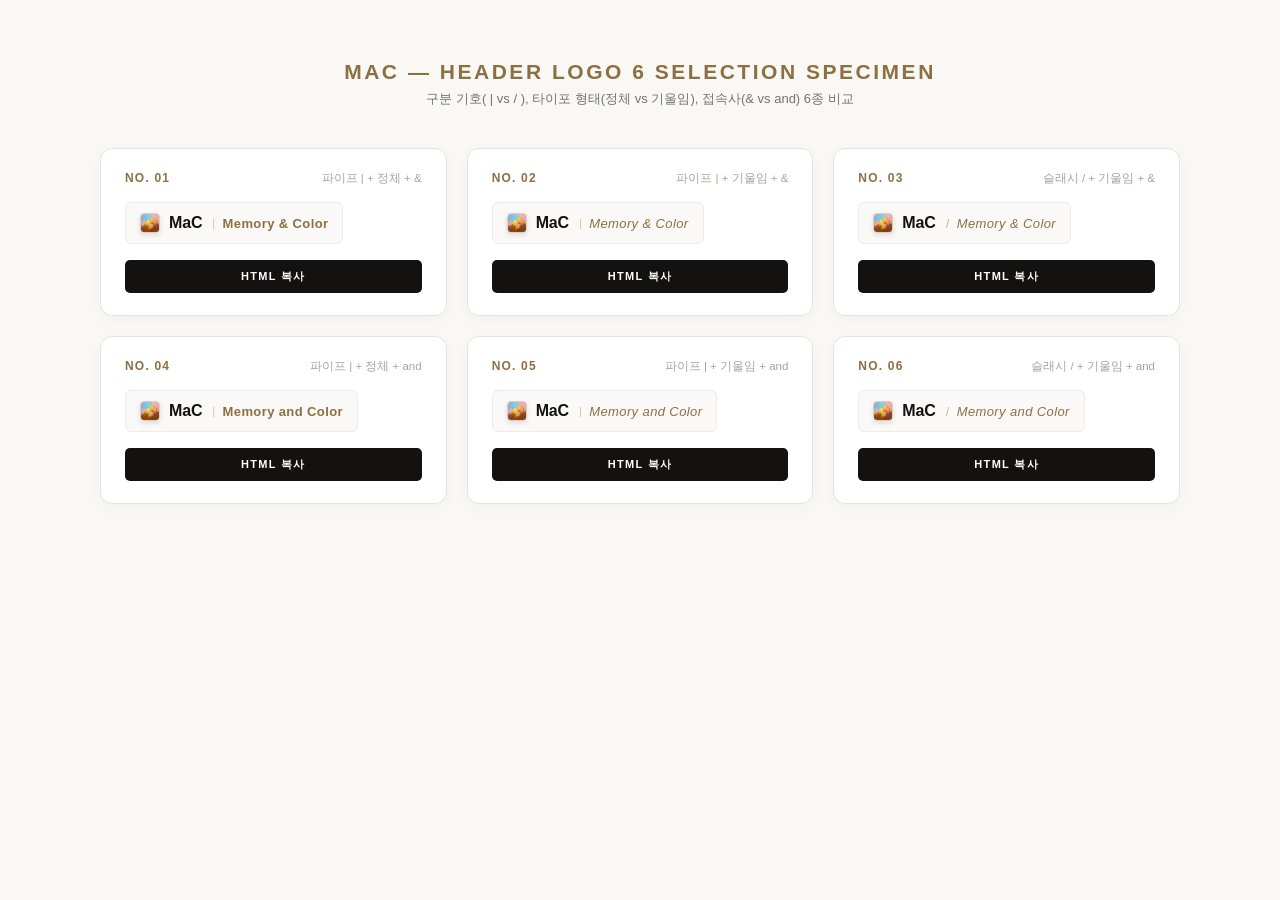
<file: favi.html>
<!DOCTYPE html>
<html lang="ko">
<head>
  <meta charset="UTF-8">
  <title>MaC — Header Logo 6 Selection Specimen</title>

  <!-- 브라우저 탭 파비콘 -->
  <link rel="icon" type="image/png" href="images/reference.png">

  <style>
    *, *::before, *::after { box-sizing: border-box; margin: 0; padding: 0; }
    body {
      background-color: #faf8f5;
      font-family: -apple-system, BlinkMacSystemFont, "Pretendard", sans-serif;
      padding: 60px 24px;
      color: #141211;
      display: flex;
      flex-direction: column;
      align-items: center;
    }

    .header-wrap {
      text-align: center;
      margin-bottom: 40px;
    }
    h1 {
      font-size: 21px;
      font-weight: 800;
      letter-spacing: 0.12em;
      text-transform: uppercase;
      color: #8c7042;
      margin-bottom: 6px;
    }
    p.sub {
      font-size: 13px;
      color: #78716c;
    }

    .specimen-grid {
      display: grid;
      grid-template-columns: repeat(auto-fit, minmax(320px, 1fr));
      gap: 20px;
      max-width: 1080px;
      width: 100%;
    }

    .specimen-card {
      background: #ffffff;
      border: 1px solid #e7e3dc;
      border-radius: 12px;
      padding: 22px 24px;
      box-shadow: 0 4px 16px rgba(0, 0, 0, 0.03);
      display: flex;
      flex-direction: column;
      justify-content: space-between;
      gap: 16px;
    }

    .specimen-info {
      display: flex;
      justify-content: space-between;
      align-items: baseline;
    }
    .specimen-title {
      font-size: 12px;
      font-weight: 700;
      letter-spacing: 0.1em;
      text-transform: uppercase;
      color: #8c7042;
    }
    .specimen-desc {
      font-size: 11.5px;
      color: #a8a29e;
    }

    /* 공통 로고 베이스 */
    .brand-logo {
      display: inline-flex;
      align-items: center;
      gap: 9px;
      text-decoration: none;
      cursor: pointer;
      width: fit-content;
      padding: 10px 14px;
      border-radius: 6px;
      background: #faf9f7;
      border: 1px solid #f0ebe4;
      transition: background 0.2s ease, border-color 0.2s ease;
    }
    .brand-logo:hover {
      background: #f4ede2;
      border-color: #ded4c5;
    }

    /* 원화 파비콘 칩 */
    .logo-favicon-chip {
      width: 20px;
      height: 20px;
      border-radius: 4px;
      object-fit: cover;
      display: block;
      box-shadow: 0 2px 5px rgba(20, 18, 17, 0.12);
      border: 1px solid rgba(140, 112, 66, 0.3);
      transition: transform 0.2s ease;
    }
    .brand-logo:hover .logo-favicon-chip {
      transform: scale(1.08);
    }

    /* 볼드 MaC */
    .brand-name {
      font-size: 16px;
      font-weight: 800;
      letter-spacing: -0.01em;
      color: #141211;
      line-height: 1;
    }

    /* 구분 기호 공통 */
    .divider {
      color: #c5a880;
      user-select: none;
      line-height: 1;
    }
    .divider-pipe {
      font-size: 11px;
      font-weight: 300;
      opacity: 0.7;
      margin: 0 1px;
    }
    .divider-slash {
      font-size: 13px;
      font-weight: 400;
      opacity: 0.8;
      margin: 0 1px;
    }

    /* 서브 텍스트 공통 */
    .brand-sub {
      font-size: 13px;
      color: #8c7042;
      letter-spacing: 0.03em;
      line-height: 1;
      display: inline-flex;
      align-items: center;
      gap: 6px;
    }

    /* 타입별 정체/이탤릭 처리 */
    .is-upright .sub-text {
      font-style: normal;
      font-weight: 600;
    }
    .is-italic .sub-text {
      font-style: italic;
      font-weight: 500;
    }

    .brand-logo:hover .brand-sub {
      color: #6e552f;
    }

    /* 코드 복사 버튼 */
    .btn-copy {
      width: 100%;
      padding: 9px 0;
      background: #141211;
      color: #ffffff;
      font-size: 11px;
      font-weight: 700;
      letter-spacing: 0.12em;
      text-transform: uppercase;
      border: none;
      border-radius: 5px;
      cursor: pointer;
      transition: background 0.2s, transform 0.1s;
    }
    .btn-copy:hover { background: #383431; }
    .btn-copy:active { transform: scale(0.98); }
  </style>
</head>
<body>

  <div class="header-wrap">
    <h1>MaC — Header Logo 6 Selection Specimen</h1>
    <p class="sub">구분 기호( | vs / ), 타이포 형태(정체 vs 기울임), 접속사(&amp; vs and) 6종 비교</p>
  </div>

  <div class="specimen-grid">

    <!-- TYPE 1 -->
    <div class="specimen-card">
      <div class="specimen-info">
        <span class="specimen-title">No. 01</span>
        <span class="specimen-desc">파이프 | + 정체 + &amp;</span>
      </div>
      <a href="#" class="brand-logo is-upright">
        <img src="images/reference.png" alt="칩" class="logo-favicon-chip" onerror="this.src='https://picsum.photos/40/40'">
        <span class="brand-name">MaC</span>
        <span class="brand-sub">
          <span class="divider divider-pipe">|</span>
          <span class="sub-text">Memory &amp; Color</span>
        </span>
      </a>
      <button class="btn-copy" onclick="copyCode(1)">HTML 복사</button>
    </div>

    <!-- TYPE 2 -->
    <div class="specimen-card">
      <div class="specimen-info">
        <span class="specimen-title">No. 02</span>
        <span class="specimen-desc">파이프 | + 기울임 + &amp;</span>
      </div>
      <a href="#" class="brand-logo is-italic">
        <img src="images/reference.png" alt="칩" class="logo-favicon-chip" onerror="this.src='https://picsum.photos/40/40'">
        <span class="brand-name">MaC</span>
        <span class="brand-sub">
          <span class="divider divider-pipe">|</span>
          <span class="sub-text">Memory &amp; Color</span>
        </span>
      </a>
      <button class="btn-copy" onclick="copyCode(2)">HTML 복사</button>
    </div>

    <!-- TYPE 3 -->
    <div class="specimen-card">
      <div class="specimen-info">
        <span class="specimen-title">No. 03</span>
        <span class="specimen-desc">슬래시 / + 기울임 + &amp;</span>
      </div>
      <a href="#" class="brand-logo is-italic">
        <img src="images/reference.png" alt="칩" class="logo-favicon-chip" onerror="this.src='https://picsum.photos/40/40'">
        <span class="brand-name">MaC</span>
        <span class="brand-sub">
          <span class="divider divider-slash">/</span>
          <span class="sub-text">Memory &amp; Color</span>
        </span>
      </a>
      <button class="btn-copy" onclick="copyCode(3)">HTML 복사</button>
    </div>

    <!-- TYPE 4 -->
    <div class="specimen-card">
      <div class="specimen-info">
        <span class="specimen-title">No. 04</span>
        <span class="specimen-desc">파이프 | + 정체 + and</span>
      </div>
      <a href="#" class="brand-logo is-upright">
        <img src="images/reference.png" alt="칩" class="logo-favicon-chip" onerror="this.src='https://picsum.photos/40/40'">
        <span class="brand-name">MaC</span>
        <span class="brand-sub">
          <span class="divider divider-pipe">|</span>
          <span class="sub-text">Memory and Color</span>
        </span>
      </a>
      <button class="btn-copy" onclick="copyCode(4)">HTML 복사</button>
    </div>

    <!-- TYPE 5 -->
    <div class="specimen-card">
      <div class="specimen-info">
        <span class="specimen-title">No. 05</span>
        <span class="specimen-desc">파이프 | + 기울임 + and</span>
      </div>
      <a href="#" class="brand-logo is-italic">
        <img src="images/reference.png" alt="칩" class="logo-favicon-chip" onerror="this.src='https://picsum.photos/40/40'">
        <span class="brand-name">MaC</span>
        <span class="brand-sub">
          <span class="divider divider-pipe">|</span>
          <span class="sub-text">Memory and Color</span>
        </span>
      </a>
      <button class="btn-copy" onclick="copyCode(5)">HTML 복사</button>
    </div>

    <!-- TYPE 6 -->
    <div class="specimen-card">
      <div class="specimen-info">
        <span class="specimen-title">No. 06</span>
        <span class="specimen-desc">슬래시 / + 기울임 + and</span>
      </div>
      <a href="#" class="brand-logo is-italic">
        <img src="images/reference.png" alt="칩" class="logo-favicon-chip" onerror="this.src='https://picsum.photos/40/40'">
        <span class="brand-name">MaC</span>
        <span class="brand-sub">
          <span class="divider divider-slash">/</span>
          <span class="sub-text">Memory and Color</span>
        </span>
      </a>
      <button class="btn-copy" onclick="copyCode(6)">HTML 복사</button>
    </div>

  </div>

  <script>
    const codes = {
      1: `<a href="#" class="brand-logo is-upright">\n  <img src="images/reference.png" alt="MaC Favicon" class="logo-favicon-chip">\n  <span class="brand-name">MaC</span>\n  <span class="brand-sub">\n    <span class="divider divider-pipe">|</span>\n    <span class="sub-text">Memory &amp; Color</span>\n  </span>\n</a>`,
      2: `<a href="#" class="brand-logo is-italic">\n  <img src="images/reference.png" alt="MaC Favicon" class="logo-favicon-chip">\n  <span class="brand-name">MaC</span>\n  <span class="brand-sub">\n    <span class="divider divider-pipe">|</span>\n    <span class="sub-text">Memory &amp; Color</span>\n  </span>\n</a>`,
      3: `<a href="#" class="brand-logo is-italic">\n  <img src="images/reference.png" alt="MaC Favicon" class="logo-favicon-chip">\n  <span class="brand-name">MaC</span>\n  <span class="brand-sub">\n    <span class="divider divider-slash">/</span>\n    <span class="sub-text">Memory &amp; Color</span>\n  </span>\n</a>`,
      4: `<a href="#" class="brand-logo is-upright">\n  <img src="images/reference.png" alt="MaC Favicon" class="logo-favicon-chip">\n  <span class="brand-name">MaC</span>\n  <span class="brand-sub">\n    <span class="divider divider-pipe">|</span>\n    <span class="sub-text">Memory and Color</span>\n  </span>\n</a>`,
      5: `<a href="#" class="brand-logo is-italic">\n  <img src="images/reference.png" alt="MaC Favicon" class="logo-favicon-chip">\n  <span class="brand-name">MaC</span>\n  <span class="brand-sub">\n    <span class="divider divider-pipe">|</span>\n    <span class="sub-text">Memory and Color</span>\n  </span>\n</a>`,
      6: `<a href="#" class="brand-logo is-italic">\n  <img src="images/reference.png" alt="MaC Favicon" class="logo-favicon-chip">\n  <span class="brand-name">MaC</span>\n  <span class="brand-sub">\n    <span class="divider divider-slash">/</span>\n    <span class="sub-text">Memory and Color</span>\n  </span>\n</a>`
    };

    function copyCode(num) {
      navigator.clipboard.writeText(codes[num]);
      alert(`[No. 0${num}] 로고 HTML 코드가 복사되었습니다.\nindex.html의 <header> 안 로고 위치에 붙여넣으세요.`);
    }
  </script>
</body>
</html>
</file>
<file: css/astral.css>
:root {
  --paper: #f2efe9;
  --paper-deep: #e7e0d6;
  --ink: #24211f;
  --muted: #756e68;
  --line: rgba(53, 47, 43, 0.16);
  --gold: #92764d;
  --white: #fcfbf8;
  --serif: "Cormorant Garamond", Georgia, serif;
  --sans: "Plus Jakarta Sans", "Pretendard", sans-serif;
}

* { box-sizing: border-box; }
html { scroll-behavior: smooth; }
body {
  margin: 0;
  color: var(--ink);
  background:
    radial-gradient(circle at 18% 8%, rgba(255,255,255,.72), transparent 28rem),
    var(--paper);
  font-family: var(--sans);
  -webkit-font-smoothing: antialiased;
}
button, input, select { font: inherit; }
button, a { -webkit-tap-highlight-color: transparent; }

.astral-header {
  width: min(1180px, calc(100% - 48px));
  min-height: 88px;
  margin: 0 auto;
  display: flex;
  align-items: center;
  justify-content: space-between;
  border-bottom: 1px solid var(--line);
}
.brand { color: inherit; text-decoration: none; display: flex; align-items: baseline; gap: 12px; }
.brand-mark { font-size: 25px; font-weight: 800; letter-spacing: -.05em; }
.brand-copy { color: var(--muted); font-family: var(--serif); font-size: 16px; font-style: italic; }
.back-link { color: var(--muted); font-size: 12px; letter-spacing: .08em; text-decoration: none; }
.back-link:hover { color: var(--ink); }

main { width: min(1180px, calc(100% - 48px)); margin: 0 auto; }
.hero { padding: 84px 0 64px; text-align: center; }
.eyebrow, .step-label {
  margin: 0 0 16px;
  color: var(--gold);
  font-size: 10px;
  font-weight: 700;
  letter-spacing: .2em;
  text-transform: uppercase;
}
.hero h1 { margin: 0; font-size: clamp(58px, 9vw, 112px); line-height: .88; letter-spacing: -.075em; }
.hero h1 em { color: var(--gold); font-family: var(--serif); font-weight: 500; }
.hero-copy { margin: 34px 0 0; color: var(--muted); font-size: 15px; line-height: 1.8; }
.principle-row { margin-top: 30px; display: flex; justify-content: center; flex-wrap: wrap; gap: 8px; }
.principle-row span { padding: 8px 12px; border: 1px solid var(--line); border-radius: 999px; color: #6b625b; font-size: 11px; }

.workspace {
  display: grid;
  grid-template-columns: minmax(0, 1.02fr) minmax(0, .98fr);
  min-height: 720px;
  overflow: hidden;
  border: 1px solid var(--line);
  border-radius: 28px;
  background: rgba(252,251,248,.74);
  box-shadow: 0 28px 80px rgba(51, 43, 37, .08);
}
.form-panel { padding: clamp(30px, 5vw, 66px); }
.panel-heading { display: flex; align-items: flex-start; justify-content: space-between; gap: 20px; margin-bottom: 42px; }
.panel-heading h2, .empty-result h2, .color-result h2 { margin: 0; font-size: 25px; letter-spacing: -.035em; }
.support-badge { padding: 7px 10px; border-radius: 99px; background: #e9e2d7; color: #6c5a42; font-size: 10px; font-weight: 700; white-space: nowrap; }
.field-group { margin: 0 0 27px; padding: 0; border: 0; }
.field-group legend, .field-group > label, .field-label-row > label:first-child, .field-group .field-title { display: block; margin-bottom: 11px; font-size: 12px; font-weight: 700; }
.segmented-control { display: grid; grid-template-columns: 1fr 1fr; gap: 8px; }
.segmented-control label { cursor: pointer; }
.segmented-control input { position: absolute; opacity: 0; pointer-events: none; }
.segmented-control span {
  display: grid; place-items: center; min-height: 46px;
  border: 1px solid var(--line); border-radius: 10px; color: var(--muted); font-size: 13px;
  transition: .2s ease;
}
.segmented-control input:checked + span { border-color: #4a443f; color: var(--ink); background: #eee9e1; box-shadow: inset 0 0 0 1px #4a443f; }
.date-grid { display: grid; grid-template-columns: 1.25fr 1fr 1fr; gap: 10px; }
.input-wrap span { display: block; margin: 0 0 7px; color: var(--muted); font-size: 10px; }
.input-wrap input, .input-wrap select, .standard-input {
  width: 100%; min-height: 48px; padding: 0 14px;
  border: 1px solid var(--line); border-radius: 10px; outline: none;
  color: var(--ink); background: var(--white);
}
.input-wrap input:focus, .input-wrap select:focus, .standard-input:focus { border-color: var(--gold); box-shadow: 0 0 0 3px rgba(146,118,77,.1); }
.field-label-row { display: flex; align-items: center; justify-content: space-between; gap: 16px; }
.check-label { display: inline-flex !important; align-items: center; gap: 7px; margin: 0 !important; color: var(--muted); font-size: 11px !important; cursor: pointer; }
.check-label input { accent-color: #4b433d; }
.field-help { margin: 8px 0 0; color: #918982; font-size: 10px; }
.standard-input:disabled { opacity: .5; background: #e9e6e1; }
.privacy-note { display: flex; gap: 10px; margin: 34px 0 20px; padding: 14px; border-radius: 12px; background: #ece8e1; }
.privacy-dot { width: 7px; height: 7px; margin-top: 5px; flex: 0 0 auto; border-radius: 50%; background: #738171; box-shadow: 0 0 0 4px rgba(115,129,113,.12); }
.privacy-note p { margin: 0; color: #675f59; font-size: 10px; line-height: 1.65; }
.privacy-note strong { color: #3c3835; }
.form-error { margin: 0 0 12px; padding: 11px 13px; border-radius: 9px; background: #f5dfdc; color: #8c423a; font-size: 11px; line-height: 1.5; }
.primary-button, .secondary-button {
  width: 100%; min-height: 54px; border: 0; border-radius: 12px; cursor: pointer;
  transition: transform .2s ease, background .2s ease, opacity .2s ease;
}
.primary-button { display: flex; align-items: center; justify-content: space-between; padding: 0 20px; color: white; background: #2e2a27; font-size: 12px; font-weight: 700; }
.primary-button:hover { transform: translateY(-2px); background: #171513; }
.primary-button:disabled { opacity: .6; cursor: wait; transform: none; }

.preview-panel {
  position: relative; display: grid; place-items: center; padding: clamp(30px, 5vw, 66px);
  background:
    linear-gradient(rgba(39,35,32,.94), rgba(39,35,32,.97)),
    repeating-linear-gradient(45deg, transparent 0 18px, rgba(255,255,255,.03) 18px 19px);
  color: #f4f0e9;
}
.empty-result, .loading-result { text-align: center; }
.empty-result h2 { margin: 15px 0 12px; color: #f7f3ed; }
.empty-result > p:last-child { color: #aaa19a; font-size: 12px; line-height: 1.75; }
.orb { position: relative; width: 190px; height: 190px; margin: 0 auto 38px; border-radius: 50%; background: conic-gradient(from 40deg, #798f88, #b3846d, #d3bf96, #6b8494, #798f88); filter: saturate(.6); box-shadow: 0 30px 70px rgba(0,0,0,.35); animation: float 5s ease-in-out infinite; }
.orb::after { content: ""; position: absolute; inset: 18px; border: 1px solid rgba(255,255,255,.28); border-radius: 50%; }
.orb span { position: absolute; inset: 34px; border-radius: 50%; background: rgba(37,33,30,.5); backdrop-filter: blur(7px); }
@keyframes float { 50% { transform: translateY(-9px) rotate(3deg); } }
.loading-ring { width: 56px; height: 56px; margin: 0 auto 20px; border: 1px solid rgba(255,255,255,.15); border-top-color: #c8b899; border-radius: 50%; animation: spin 1s linear infinite; }
@keyframes spin { to { transform: rotate(360deg); } }
.loading-result p { color: #bdb4ac; font-size: 12px; }
.color-result { width: min(100%, 430px); }
.color-swatch { position: relative; width: 100%; aspect-ratio: 1.55; margin-bottom: 28px; overflow: hidden; border-radius: 18px; box-shadow: 0 24px 60px rgba(0,0,0,.3); transition: background .5s ease; }
.color-swatch::before { content: ""; position: absolute; inset: 12px; border: 1px solid rgba(255,255,255,.28); border-radius: 11px; }
.swatch-shine { position: absolute; inset: 0; background: radial-gradient(circle at 25% 15%, rgba(255,255,255,.28), transparent 38%), linear-gradient(140deg, transparent 55%, rgba(0,0,0,.14)); }
.result-title-row { display: flex; align-items: flex-end; justify-content: space-between; gap: 20px; }
.day-master { display: block; margin-bottom: 7px; color: #bfb5ab; font-family: var(--serif); font-size: 14px; font-style: italic; }
.color-result h2 { color: #fff; font-size: 31px; }
.hex-chip { padding: 8px 10px; border: 1px solid rgba(255,255,255,.2); border-radius: 8px; color: #ddd5cc; background: transparent; cursor: pointer; font-size: 11px; }
.hex-chip:hover { border-color: rgba(255,255,255,.55); }
.result-description { margin: 22px 0 0; color: #c4bbb3; font-size: 12px; line-height: 1.85; }
.notice-list { display: grid; gap: 7px; margin-top: 20px; }
.notice-list p { margin: 0; padding: 9px 11px; border-left: 2px solid #bba77f; color: #bfb4aa; background: rgba(255,255,255,.04); font-size: 10px; line-height: 1.55; }
.boundary-card { margin-top: 20px; padding: 16px; border: 1px solid rgba(212,187,138,.3); border-radius: 12px; background: rgba(183,144,79,.08); }
.boundary-heading span { display: block; margin-bottom: 5px; color: #c9af7e; font-size: 9px; font-weight: 700; letter-spacing: .15em; text-transform: uppercase; }
.boundary-heading strong { font-size: 11px; }
.candidate-row { display: flex; justify-content: space-between; gap: 12px; margin-top: 10px; padding-top: 10px; border-top: 1px solid rgba(255,255,255,.08); color: #c9c0b7; font-size: 10px; }
.candidate-pillars { color: #f0e8df; letter-spacing: .08em; }
.disclaimer { color: #8f8780; font-size: 9px; line-height: 1.6; }
.secondary-button { min-height: 42px; margin-top: 14px; color: #d8d0c7; border: 1px solid rgba(255,255,255,.16); background: transparent; font-size: 10px; }
.secondary-button:hover { background: rgba(255,255,255,.06); }

.paid-preview { display: grid; grid-template-columns: 1fr 1fr; gap: 60px; align-items: center; padding: 120px 7%; }
.paid-copy h2 { margin: 0; font-size: clamp(34px, 4vw, 54px); letter-spacing: -.06em; line-height: 1.08; }
.paid-copy > p:last-child { max-width: 520px; margin: 24px 0 0; color: var(--muted); font-size: 12px; line-height: 1.8; }
.paid-card { padding: 30px; border: 1px solid var(--line); border-radius: 18px; background: rgba(255,255,255,.42); }
.price-row { display: flex; align-items: baseline; justify-content: space-between; padding-bottom: 20px; border-bottom: 1px solid var(--line); }
.price-row span { color: var(--muted); font-size: 11px; }
.price-row strong { font-size: 23px; }
.paid-card ul { display: grid; gap: 13px; margin: 24px 0; padding: 0; list-style: none; }
.paid-card li { position: relative; padding-left: 18px; color: #5e5751; font-size: 11px; }
.paid-card li::before { content: "·"; position: absolute; left: 3px; color: var(--gold); font-weight: 800; }
.paid-card > button { width: 100%; min-height: 46px; border: 0; border-radius: 9px; color: #fff; background: #2e2a27; font-size: 11px; font-weight: 700; cursor: pointer; transition: .2s ease; }
.paid-card > button:hover:not(:disabled) { transform: translateY(-2px); background: #171513; }
.paid-card > button:disabled { color: #8b827a; background: #ded8cf; cursor: not-allowed; }
.paid-stage-note { margin: 12px 0 0; color: #8d8279; font-size: 9px; line-height: 1.55; text-align: center; }

.paid-report { margin: 0 0 120px; padding: clamp(32px, 6vw, 72px); border-radius: 28px; color: #eee8df; background: #292623; box-shadow: 0 28px 80px rgba(51,43,37,.16); }
.report-heading { display: flex; justify-content: space-between; gap: 30px; align-items: flex-start; padding-bottom: 40px; border-bottom: 1px solid rgba(255,255,255,.11); }
.report-heading h2 { margin: 0; font-size: clamp(34px, 4.55vw, 60px); letter-spacing: -.065em; line-height: 1.02; white-space: nowrap; }
.report-heading > div > p:last-child { margin: 18px 0 0; color: #a99f96; font-size: 10px; line-height: 1.7; }
.test-badge { padding: 9px 12px; border: 1px solid rgba(210,181,125,.35); border-radius: 999px; color: #d2b57d; font-size: 9px; white-space: nowrap; }
.pillar-strip { display: grid; grid-template-columns: repeat(4, 1fr); margin: 34px 0 90px; border: 1px solid rgba(255,255,255,.11); border-radius: 14px; overflow: hidden; }
.pillar-strip > div { min-height: 94px; display: grid; place-items: center; align-content: center; gap: 8px; border-right: 1px solid rgba(255,255,255,.11); }
.pillar-strip > div:last-child { border-right: 0; }
.pillar-strip span { color: #938b84; font-size: 9px; letter-spacing: .12em; }
.pillar-strip strong { font-family: var(--serif); color: #f5efe7; font-size: 27px; font-weight: 500; letter-spacing: .1em; }
.report-overview { position: relative; overflow: hidden; padding: 34px; border: 1px solid rgba(255,255,255,.11); border-radius: 18px; background: linear-gradient(135deg, var(--overview-color, #3c3935), rgba(255,255,255,.025)); }
.report-overview::after { content: ""; position: absolute; right: -80px; bottom: -110px; width: 280px; height: 280px; border: 1px solid rgba(255,255,255,.13); border-radius: 50%; box-shadow: 0 0 0 36px rgba(255,255,255,.025), 0 0 0 72px rgba(255,255,255,.018); }
.report-overview h3 { position: relative; z-index: 1; max-width: 760px; margin: 9px 0 13px; font-size: clamp(24px, 3vw, 39px); letter-spacing: -.045em; }
.report-overview > p:not(.step-label) { position: relative; z-index: 1; max-width: 760px; margin: 0; color: #cec5bc; font-size: 11px; line-height: 1.9; }
.overview-keywords { position: relative; z-index: 1; display: flex; flex-wrap: wrap; gap: 7px; margin-top: 22px; }
.overview-keywords span { padding: 8px 11px; border: 1px solid rgba(255,255,255,.13); border-radius: 999px; color: #e3d9cf; background: rgba(30,27,24,.26); font-size: 9px; }
.report-section-heading { margin: 80px 0 28px; }
.report-section-heading h3, .pattern-card h3, .fortune-card h3 { margin: 0; font-size: 25px; letter-spacing: -.035em; }
.reading-grid { display: grid; grid-template-columns: repeat(2, 1fr); gap: 12px; }
.reading-grid article { display: flex; flex-direction: column; min-height: 470px; padding: 30px; border: 1px solid rgba(255,255,255,.1); border-top: 3px solid var(--section-color, rgba(255,255,255,.18)); border-radius: 15px; background: rgba(255,255,255,.025); }
.reading-grid article:last-child { grid-column: 1 / -1; min-height: 390px; }
.reading-number { color: #b69a6b; font-family: var(--serif); font-size: 24px; font-style: italic; }
.reading-grid h4 { min-height: 42px; margin: 25px 0 22px; font-size: 18px; }
.reading-grid p { margin: 0 0 17px; color: #bfb6ad; font-size: 10px; line-height: 1.8; }
.reading-grid p strong { display: block; margin-bottom: 5px; color: #7f766f; font-size: 8px; letter-spacing: .1em; }
.reading-grid .reading-action { margin: auto 0 0; padding: 16px; border-radius: 9px; color: #e5ddd3; background: rgba(183,151,96,.11); }
.element-profile { display: grid; grid-template-columns: 1.1fr .9fr; gap: 18px; padding: 28px; border: 1px solid rgba(255,255,255,.1); border-radius: 17px; background: rgba(255,255,255,.025); }
.element-bars { display: grid; gap: 13px; }
.element-bar { display: grid; grid-template-columns: 25px 1fr 25px; gap: 10px; align-items: center; color: #cfc5bb; font-size: 10px; }
.element-track { height: 13px; overflow: hidden; border-radius: 999px; background: rgba(255,255,255,.07); }
.element-fill { display: block; height: 100%; min-width: 4px; border-radius: inherit; box-shadow: inset 0 0 0 1px rgba(255,255,255,.2); }
.element-profile-copy { padding: 12px 8px 12px 22px; border-left: 1px solid rgba(255,255,255,.09); }
.element-profile-copy h4 { margin: 8px 0 15px; font-size: 20px; }
.element-profile-copy > p { color: #b9b0a8; font-size: 10px; line-height: 1.8; }
.element-profile-copy .element-caution { color: #89817a; font-size: 9px; }
.element-solution { position: relative; overflow: hidden; margin-top: 22px; padding: 22px; border: 1px solid color-mix(in srgb, var(--solution-color) 42%, rgba(255,255,255,.08)); border-radius: 13px; background: linear-gradient(145deg, color-mix(in srgb, var(--solution-color) 14%, transparent), rgba(255,255,255,.025)); }
.element-solution::after { content: ""; position: absolute; width: 150px; height: 150px; right: -72px; top: -72px; border-radius: 50%; background: var(--solution-color); opacity: .11; box-shadow: 0 0 0 22px color-mix(in srgb, var(--solution-color) 8%, transparent), 0 0 0 45px color-mix(in srgb, var(--solution-color) 4%, transparent); }
.solution-label { position: relative; z-index: 1; margin: 0 0 8px; color: var(--solution-color); font-size: 8px; letter-spacing: .18em; }
.element-solution h5 { position: relative; z-index: 1; margin: 0 0 9px; color: #e6ddd4; font-size: 15px; line-height: 1.45; }
.element-solution > p:not(.solution-label) { position: relative; z-index: 1; margin: 0; color: #bdb3aa; font-size: 9px; line-height: 1.75; }
.element-solution ul { position: relative; z-index: 1; display: grid; gap: 7px; margin: 16px 0; padding: 0; list-style: none; }
.element-solution li { position: relative; padding-left: 14px; color: #d1c7bd; font-size: 9px; line-height: 1.6; }
.element-solution li::before { content: ""; position: absolute; left: 0; top: .55em; width: 5px; height: 5px; border-radius: 50%; background: var(--solution-color); box-shadow: 0 0 0 3px color-mix(in srgb, var(--solution-color) 15%, transparent); }
.solution-meta { position: relative; z-index: 1; display: grid; gap: 8px; margin: 0; padding-top: 14px; border-top: 1px solid rgba(255,255,255,.08); }
.solution-meta div { display: grid; grid-template-columns: 58px 1fr; gap: 8px; }
.solution-meta dt { color: #827971; font-size: 8px; }
.solution-meta dd { margin: 0; color: #bdb3aa; font-size: 8px; line-height: 1.55; }
.paid-color-grid { display: grid; grid-template-columns: repeat(2, 1fr); gap: 12px; }
.paid-color-grid article { display: grid; grid-template-columns: 105px 1fr; column-gap: 20px; padding: 16px; border: 1px solid rgba(255,255,255,.1); border-radius: 14px; }
.paid-color-swatch { grid-row: 1 / span 6; display: block; width: 105px; height: 100%; min-height: 190px; border-radius: 9px; box-shadow: inset 0 0 0 1px rgba(255,255,255,.2); }
.color-role { margin: 0 0 6px; color: #a99984; font-size: 9px; letter-spacing: .1em; }
.paid-color-grid h4 { margin: 0; font-size: 17px; }
.paid-color-grid article > p { margin: 10px 0 0; color: #9f968e; font-size: 9px; line-height: 1.65; }
.paid-color-grid .color-guide { padding-top: 10px; border-top: 1px solid rgba(255,255,255,.08); color: #c8beb4; }
.paid-color-grid .color-caution { color: #7f7770; }
.paid-color-grid code { color: #cfc5bb; font-family: var(--sans); font-size: 9px; }
.pattern-fortune-grid { display: grid; grid-template-columns: 1.25fr .75fr; gap: 16px; margin-top: 90px; }
.pattern-card, .fortune-card { padding: 22px; border: 1px solid rgba(255,255,255,.11); border-radius: 17px; background: rgba(255,255,255,.025); }
.card-topline { display: flex; align-items: center; justify-content: space-between; gap: 20px; margin-bottom: 22px; }
.pattern-family { margin: 7px 0 0; color: #9e958d; font-size: 9px; }
.download-button { padding: 10px 12px; border: 1px solid rgba(255,255,255,.2); border-radius: 8px; color: #dfd5ca; background: transparent; cursor: pointer; font-size: 9px; }
.download-button:hover { background: rgba(255,255,255,.06); }
#patternCanvas { display: block; width: 100%; height: auto; border: 1px solid rgba(255,255,255,.14); border-radius: 10px; background: #171513; box-shadow: 0 24px 60px rgba(0,0,0,.28), inset 0 0 0 1px rgba(255,255,255,.04); }
.card-note { margin: 16px 0 0; color: #89817a; font-size: 8px; line-height: 1.65; }
.pattern-source-note { margin: 8px 0 0; color: #706a65; font-size: 7px; line-height: 1.6; }
.fortune-card { display: flex; flex-direction: column; }
.fortune-score-row { display: flex; align-items: baseline; gap: 7px; margin: 22px 0 12px; }
.fortune-score-row strong { color: #d2b57d; font-family: var(--serif); font-size: 84px; font-weight: 500; line-height: .8; }
.fortune-score-row span { color: #938b84; font-size: 11px; }
.fortune-score-basis { margin: 2px 0 17px; color: #9d9288; font-size: 8px; line-height: 1.55; }
.fortune-reading { margin: 24px 0; color: #c2b9b0; font-size: 10px; line-height: 1.8; }
.fortune-details { margin: auto 0 0; }
.fortune-details div { padding: 13px 0; border-top: 1px solid rgba(255,255,255,.09); }
.fortune-details dt { margin-bottom: 6px; color: #807871; font-size: 8px; }
.fortune-details dd { margin: 0; color: #d5ccc3; font-size: 10px; line-height: 1.55; }
#fortuneColor::before { content: ""; display: inline-block; width: 9px; height: 9px; margin-right: 7px; border-radius: 50%; background: var(--today-color); }
.report-footer-note { margin-top: 42px; padding-top: 24px; border-top: 1px solid rgba(255,255,255,.1); }
.report-footer-note p { margin: 7px 0; color: #8d857e; font-size: 9px; line-height: 1.7; }

.checkout-dialog { width: min(460px, calc(100% - 32px)); padding: 0; border: 0; border-radius: 20px; color: var(--ink); background: var(--white); box-shadow: 0 35px 100px rgba(0,0,0,.35); }
.checkout-dialog::backdrop { background: rgba(25,22,20,.72); backdrop-filter: blur(4px); }
.checkout-card { position: relative; padding: 36px; }
.dialog-close { position: absolute; top: 16px; right: 16px; width: 34px; height: 34px; border: 0; border-radius: 50%; color: #746c65; background: #eeeae4; cursor: pointer; font-size: 20px; }
.checkout-card h2 { margin: 0; font-size: 32px; }
.checkout-price { display: flex; align-items: baseline; justify-content: space-between; margin-top: 27px; padding: 18px 0; border-top: 1px solid var(--line); border-bottom: 1px solid var(--line); }
.checkout-price span { color: var(--muted); font-size: 10px; }
.checkout-price strong { font-size: 22px; }
.checkout-card ul { display: grid; gap: 9px; padding: 0; margin: 20px 0; list-style: none; color: #635b55; font-size: 10px; }
.checkout-card li::before { content: "✓"; margin-right: 8px; color: #738171; }
.test-payment-notice { display: grid; gap: 4px; padding: 14px; border-radius: 10px; background: #eee9e1; }
.test-payment-notice strong { color: #63523e; font-size: 10px; }
.test-payment-notice span { color: #776e67; font-size: 9px; line-height: 1.5; }
.checkout-error { padding: 10px; border-radius: 8px; color: #8c423a; background: #f5dfdc; font-size: 9px; }
.test-pay-button { width: 100%; min-height: 50px; margin-top: 18px; border: 0; border-radius: 10px; color: white; background: #2e2a27; cursor: pointer; font-size: 11px; font-weight: 700; }
.test-pay-button:disabled { opacity: .55; cursor: wait; }
.method-note { padding: 28px; border-top: 1px solid var(--line); border-bottom: 1px solid var(--line); text-align: center; }
.method-note p { margin: 0; color: var(--muted); font-size: 10px; line-height: 1.7; }
footer { width: min(1180px, calc(100% - 48px)); min-height: 110px; margin: 0 auto; display: flex; align-items: center; justify-content: space-between; color: #888078; font-size: 9px; letter-spacing: .08em; }

[hidden] { display: none !important; }

/* Ivory atelier: readable paper, ink, and compact chromatic palette cards. */
.preview-panel { color: var(--ink); background: radial-gradient(circle at 20% 8%, #fffdf8, transparent 65%), #eee7db; border-left: 1px solid var(--line); }
.empty-result h2, .color-result h2 { color: var(--ink); }
.empty-result > p:last-child, .loading-result p, .result-description { color: #625b53; }
.orb { box-shadow: 0 24px 60px rgba(112,89,63,.16); }
.orb span { background: rgba(252,248,239,.6); }
.loading-ring { border-color: #d5c8b6; border-top-color: #8b6e48; }
.color-swatch { box-shadow: 0 18px 44px rgba(88,69,45,.14); }
.day-master { color: #716352; }
.hex-chip { color: #635847; background: rgba(255,255,255,.62); border-color: #cfc4b3; }
.hex-chip:hover { border-color: #957650; }
.notice-list p { color: #655d51; background: #fffaf0; }
.boundary-card { border-color: #d4b88d; background: #fcf5e7; }
.boundary-heading span { color: #806037; }
.candidate-row { border-color: #e4d8c5; color: #71624e; }
.candidate-pillars { color: #35302a; }
.disclaimer { color: #756c61; font-size: 11px; }
.secondary-button { color: #54493c; border-color: #cfc2b1; background: rgba(255,255,255,.5); }
.secondary-button:hover { background: #fffbf3; }
.paid-report { color: var(--ink); background: #faf7f0; border: 1px solid #e3dbce; box-shadow: 0 24px 64px rgba(102,81,51,.07); }
.report-heading { border-color: #e1d7c7; }
.report-heading h2 { font-size: clamp(24px, 3.3vw, 42px); }
.report-heading > div > p:last-child { color: #756d62; font-size: 12px; }
.test-badge { color: #81633c; border-color: #d9c7ac; background: #f7eddd; }
.pillar-strip { margin-bottom: 60px; border-color: #e2d8c7; background: #fffefa; box-shadow: 0 5px 16px rgba(119,95,61,.04); }
.pillar-strip > div { border-color: #e5dccc; }
.pillar-strip span { color: #796c5a; font-size: 11px; }
.pillar-strip strong { color: #322c25; }
.report-overview { border-color: #ded4c4; background: linear-gradient(130deg, var(--overview-color), #fffdf7 84%); }
.report-overview::after { border-color: rgba(124,105,78,.15); box-shadow: 0 0 0 36px rgba(124,105,78,.025), 0 0 0 72px rgba(124,105,78,.018); }
.report-overview > p:not(.step-label) { color: #5f574d; font-size: 13px; }
.overview-keywords span { color: #635745; border-color: #ddd1be; background: rgba(255,253,247,.74); font-size: 11px; }
.reading-grid article { min-height: 0; padding: 28px; border-color: #e4dccc; background: #fffefa; box-shadow: 0 6px 16px rgba(112,89,56,.025); }
.reading-grid article:last-child { min-height: 0; }
.reading-number { color: #937341; }
.reading-grid h4 { min-height: 0; margin: 20px 0 24px; font-size: 20px; line-height: 1.45; }
.reading-grid p { color: #5a534b; font-size: 13px; line-height: 1.85; }
.reading-grid p strong { color: #8a765a; font-size: 11px; letter-spacing: .04em; }
.reading-grid .reading-action { color: #494034; background: #f5efe3; }
.element-profile { align-items: start; border-color: #e3d9c8; background: #fffefa; }
.element-bars { padding: 10px 0; gap: 19px; }
.element-bar { color: #665b4c; font-size: 13px; }
.element-track { background: #eee8de; height: 16px; }
.element-fill { box-shadow: inset 0 0 0 1px rgba(70,49,25,.08); }
.element-profile-copy { border-color: #e4dacc; }
.element-profile-copy h4 { color: #433a2f; line-height: 1.5; }
.element-profile-copy > p { color: #6a5e4d; font-size: 12px; }
.element-profile-copy .element-caution { color: #7c6d5b; font-size: 11px; }
.element-solution { border-color: #e5d9c4; background: linear-gradient(145deg, color-mix(in srgb, var(--solution-color) 19%, #fffdf7), #fffdf7); }
.solution-label { color: #8b6e43; font-size: 9px; }
.element-solution h5 { color: #493e31; font-size: 16px; }
.element-solution > p:not(.solution-label), .element-solution li { color: #615445; font-size: 12px; }
.solution-meta { border-color: #e6dccd; }
.solution-meta dt { color: #7c6c56; font-size: 10px; }
.solution-meta dd { color: #635847; font-size: 11px; }
.paid-color-grid { grid-template-columns: repeat(4, minmax(0, 1fr)); gap: 12px; }
.paid-color-grid article { display: flex; flex-direction: column; gap: 0; min-width: 0; padding: 15px; border: 1px solid #e0d7c8; border-radius: 14px; background: #fffefa; box-shadow: 0 4px 14px rgba(98,76,47,.035); }
.paid-color-grid .color-role { margin: 0 0 10px; color: #8c734f; font-size: 11px; }
.paid-color-swatch { position: relative; grid-row: auto; width: 100%; height: 112px; min-height: 112px; aspect-ratio: auto; padding: 0; border: 1px solid rgba(74,57,36,.13); border-radius: 8px; box-shadow: inset 0 1px 0 rgba(255,255,255,.18); cursor: pointer; transition: transform .18s; }
.paid-color-swatch:hover { transform: translateY(-2px); }
.swatch-copy-label { position: absolute; right: 8px; bottom: 8px; padding: 4px 7px; border-radius: 4px; color: #fffdf6; background: rgba(38,31,23,.58); font-size: 9px; font-weight: 500; }
.paid-color-grid h4 { margin: 14px 0 6px; font-size: 15px; line-height: 1.5; }
.paid-color-grid code { margin: 0 0 13px; color: #7c7060; font-size: 11px; letter-spacing: .03em; }
.color-chip-details { margin-top: auto; border-top: 1px solid #e9e1d4; padding-top: 10px; }
.color-chip-details summary { color: #8b7554; cursor: pointer; font-size: 10px; line-height: 1.6; }
.color-chip-details p { color: #716453; font-size: 11px; line-height: 1.8; }
.paid-color-grid .color-guide { color: #594a38; border-color: #e6dccd; }
.paid-color-grid .color-caution { color: #7a6c5b; }
.pattern-card, .fortune-card { background: #fffefa; border-color: #e2d7c6; }
.pattern-family { color: #7e6e59; font-size: 11px; line-height: 1.6; }
.download-button { border-color: #cdbb9f; color: #6e5430; background: #fbf5e8; font-size: 11px; }
.download-button:hover { background: #f3e8d4; }
#patternCanvas { border-color: #e4d9c7; background: #fffaf1; box-shadow: 0 12px 30px rgba(103,78,42,.1); border-radius: 5px; }
.pattern-area-legend { display: flex; flex-wrap: wrap; gap: 8px 15px; margin: 18px 0 0; }
.pattern-area-legend span { display: flex; gap: 6px; align-items: center; color: #76684f; font-size: 11px; }
.pattern-area-legend i { width: 10px; height: 10px; border-radius: 2px; box-shadow: inset 0 0 0 1px rgba(40,30,20,.14); }
.card-note { color: #756955; font-size: 11px; line-height: 1.8; }
.pattern-source-note { color: #8c7e6a; font-size: 10px; }
.fortune-score-row strong { color: #947445; }
.fortune-score-row span { color: #82735d; }
.fortune-score-basis { color: #85735b; font-size: 10px; }
.fortune-reading { color: #665b4e; font-size: 13px; }
.fortune-details div { border-color: #e5dacc; }
.fortune-details dt { color: #8c7858; font-size: 11px; }
.fortune-details dd { color: #54483a; font-size: 13px; }
.report-footer-note { border-color: #e2d8c8; }
.report-footer-note p { color: #82715b; font-size: 11px; }
button:focus-visible, summary:focus-visible { outline: 2px solid #967348; outline-offset: 4px; }

@media (max-width: 820px) {
  .workspace, .paid-preview { grid-template-columns: 1fr; }
  .preview-panel { min-height: 610px; }
  .paid-preview { gap: 35px; padding: 90px 0; }
  .paid-report { padding: 35px 24px; }
  .reading-grid { grid-template-columns: 1fr; }
  .reading-grid article:last-child { grid-column: auto; }
  .reading-grid article { min-height: 300px; }
  .element-profile { grid-template-columns: 1fr; }
  .element-profile-copy { padding: 18px 0 0; border-top: 1px solid rgba(255,255,255,.09); border-left: 0; }
  .paid-color-grid { grid-template-columns: 1fr 1fr; }
  .pattern-fortune-grid { grid-template-columns: 1fr; }
}
@media (max-width: 560px) {
  .astral-header, main, footer { width: min(100% - 28px, 1180px); }
  .astral-header { min-height: 70px; }
  .brand-copy { display: none; }
  .hero { padding: 66px 0 50px; }
  .hero h1 { font-size: 57px; }
  .hero-copy br { display: none; }
  .workspace { border-radius: 18px; }
  .form-panel, .preview-panel { padding: 32px 21px; }
  .panel-heading { margin-bottom: 34px; }
  .date-grid { grid-template-columns: 1.2fr 1fr 1fr; gap: 7px; }
  .input-wrap input, .input-wrap select { padding: 0 9px; }
  .preview-panel { min-height: 560px; }
  .orb { width: 155px; height: 155px; }
  .paid-preview { padding: 75px 0; }
  .paid-color-grid { grid-template-columns: 1fr; }
  .paid-color-grid article { padding: 13px; }
  .paid-color-swatch { width: 100%; height: 100px; min-height: 100px; }
  .report-heading { display: block; }
  .report-heading h2 { font-size: clamp(18px, 6.1vw, 28px); }
  .test-badge { display: inline-block; margin-top: 20px; }
  .pillar-strip { grid-template-columns: 1fr 1fr; margin-bottom: 65px; }
  .pillar-strip > div:nth-child(2) { border-right: 0; }
  .pillar-strip > div:nth-child(-n+2) { border-bottom: 1px solid #e5dccc; }
  .paid-color-grid { grid-template-columns: 1fr; }
  .paid-color-grid { grid-template-columns: repeat(2, minmax(0, 1fr)); }
  .paid-color-grid h4 { font-size: 13px; }
  .preview-panel { border-left: 0; border-top: 1px solid var(--line); }
  .card-topline { align-items: flex-start; flex-direction: column; }
  .checkout-card { padding: 31px 23px 25px; }
  footer { min-height: 90px; align-items: flex-start; justify-content: center; flex-direction: column; gap: 8px; }
}
/* Color-first report: independent spectrum and daily-use cards prevent tall blank columns. */
.section-intro { max-width: 760px; margin: 12px 0 0; color: #786b5b; font-size: 13px; line-height: 1.8; }
.pillar-heading { margin-top: 34px; }
.pillar-strip { gap: 12px; margin: 20px 0 44px; border: 0; border-radius: 0; overflow: visible; background: none; box-shadow: none; }
.pillar-card { padding: 18px 14px 14px; text-align: center; border: 1px solid #ded5c8; border-radius: 13px; background: #fffefa; box-shadow: 0 5px 16px rgba(119,95,61,.045); }
.pillar-card h4 { margin: 0 0 16px; font-size: 13px; color: #887965; font-weight: 500; }
.pillar-day { border-color: #bca382; background: #fffaf0; }
.pillar-letter { display: grid; grid-template-columns: 1fr auto; align-items: center; gap: 6px; margin: 8px 0; padding: 9px 10px; border-radius: 7px; background: color-mix(in srgb, var(--pillar-color) 20%, #fffefa); }
.pillar-letter small { grid-column: 1 / -1; text-align: left; color: #94836d; font-size: 9px; }
.pillar-letter strong { color: var(--pillar-ink); font-family: var(--sans); font-size: 25px; font-weight: 650; letter-spacing: -.02em; text-align: left; }
.pillar-letter .pillar-element { color: #fffefa; background: var(--pillar-ink); padding: 3px 5px; border-radius: 4px; font-size: 10px; letter-spacing: 0; }
.pillar-card > small { display: block; margin-top: 12px; color: #8a765a; font-size: 10px; }
.pillar-unknown { padding: 40px 0; margin: 0; color: #8c8174; font-size: 18px; }
.reading-grid { gap: 16px; }
.reading-grid article, .reading-grid article:last-child { min-height: 0; padding: 24px; border-top-width: 1px; }
.reading-color-header { display: flex; align-items: center; gap: 16px; padding-bottom: 18px; margin-bottom: 18px; border-bottom: 1px solid #e9e0d2; }
.reading-color-header > div:last-child { min-width: 0; }
.reading-color-chip { display: grid; place-items: center; flex: 0 0 72px; height: 84px; border-radius: 9px; background: var(--section-color); border: 1px solid rgba(57,44,29,.1); box-shadow: inset 0 1px 0 rgba(255,255,255,.3); }
.reading-color-chip .reading-number { padding: 4px 8px; color: #fffcf5; background: rgba(50,39,26,.45); border-radius: 4px; font-family: var(--serif); font-size: 22px; }
.reading-role { color: #8c7454; font-size: 10px; }
.reading-grid h4 { margin: 7px 0 8px; font-size: 18px; line-height: 1.5; }
.reading-grid .reading-color-name { margin: 0; font-size: 11px; color: #8a7961; }
.reading-grid .reading-possibility { margin: 0 0 18px; font-size: 14px; color: #453d33; }
.reading-facts { display: grid; grid-template-columns: 1fr 1fr; gap: 10px; margin-bottom: 16px; }
.reading-facts p { margin: 0; padding: 14px; border-radius: 8px; background: #f7f3ec; color: #6c5d4c; font-size: 12px; line-height: 1.8; }
.reading-grid p strong { font-size: 10px; letter-spacing: .04em; }
.reading-grid .reading-action { margin: auto 0 0; border-left: 3px solid var(--section-color); padding: 14px 16px; color: #514330; background: color-mix(in srgb, var(--section-color) 18%, #fffdf7); font-size: 13px; }
.reading-evidence { margin-top: 16px; border-top: 1px solid #ece3d6; padding-top: 11px; }
.reading-evidence summary { color: #887358; font-size: 11px; cursor: pointer; }
.reading-evidence p { margin: 12px 0 0; font-size: 12px; color: #786a59; }
.element-profile { grid-template-columns: minmax(0, 1fr) minmax(0, 1fr); gap: 32px; padding: 24px; align-items: center; }
.element-spectrum { min-width: 0; margin: 0; }
#elementSpectrum svg { display: block; width: 100%; max-width: 480px; height: auto; margin: 0 auto; overflow: visible; }
.spectrum-axis { font-family: var(--sans); font-size: 13px; font-weight: 600; }
.spectrum-axis-value { fill: #94836e; font-size: 10px; font-weight: 400; }
.element-spectrum figcaption { max-width: 380px; margin: 8px auto 0; color: #91816b; font-size: 10px; line-height: 1.7; text-align: center; }
.element-profile-copy { padding: 8px 0 8px 24px; }
.element-profile-copy h4 { margin: 8px 0 10px; font-size: 21px; }
.element-profile-copy > p { margin: 0 0 14px; font-size: 12px; }
.spectrum-legend { list-style: none; margin: 18px 0; padding: 0; display: grid; gap: 7px; }
.spectrum-legend li { display: flex; align-items: center; gap: 10px; padding: 7px 10px; border-radius: 6px; background: #f8f4ec; color: #68583f; font-size: 12px; }
.spectrum-legend i { width: 15px; height: 15px; flex: 0 0 auto; border: 1px solid rgba(77,57,31,.12); border-radius: 4px; }
.spectrum-legend strong { margin-left: auto; color: #77664d; font-weight: 500; font-size: 11px; }
.element-profile-copy .element-caution { margin: 0; color: #90816d; font-size: 10px; }
.styling-grid { display: grid; grid-template-columns: repeat(2, minmax(0, 1fr)); gap: 16px; }
.styling-card { display: flex; flex-direction: column; min-width: 0; padding: 24px; border: 1px solid #e1d7c6; border-radius: 15px; background: #fffefa; box-shadow: 0 6px 16px rgba(93,72,40,.025); }
.styling-card header { display: flex; align-items: center; gap: 16px; }
.styling-swatch { display: block; width: 72px; height: 80px; flex: 0 0 auto; border-radius: 9px; background: var(--styling-color); border: 1px solid rgba(60,43,22,.1); }
.styling-purpose { margin: 0 0 8px; color: #8c7250; font-size: 11px; }
.styling-card h4 { margin: 0 0 7px; font-size: 20px; }
.styling-card code { color: #a18b6c; font-size: 11px; }
.styling-tagline { margin: 20px 0 0; padding-top: 16px; border-top: 1px solid #e9dfd0; color: #786346; font-size: 13px; }
.styling-card ul { margin: 16px 0; padding: 0; list-style: none; display: grid; gap: 9px; }
.styling-card li { display: grid; grid-template-columns: 60px minmax(0, 1fr); gap: 10px; padding: 10px 12px; border-radius: 8px; background: #f8f5ef; }
.styling-card li span { color: #978165; font-size: 10px; line-height: 1.8; }
.styling-card li p { margin: 0; color: #62523d; font-size: 12px; line-height: 1.7; }
.styling-frequency { margin: auto 0 0; padding: 12px 14px; border-left: 3px solid var(--styling-color); border-radius: 5px; color: #736045; background: color-mix(in srgb, var(--styling-color) 18%, #fffdf7); font-size: 11px; line-height: 1.7; }
.styling-card details { margin-top: 14px; }
.styling-card summary { color: #978163; font-size: 10px; cursor: pointer; }
.styling-card details p { color: #8a775b; font-size: 11px; line-height: 1.8; }
.styling-note { margin: 18px 0 0; color: #91816a; font-size: 11px; line-height: 1.8; }
@media (max-width: 900px) {
  .pillar-letter { grid-template-columns: 1fr; }
  .pillar-letter strong { text-align: center; font-size: 24px; }
  .pillar-letter .pillar-element { justify-self: center; }
}
@media (max-width: 820px) {
  .reading-grid article { min-height: 0; }
  .element-profile { grid-template-columns: 1fr; gap: 22px; }
  .element-profile-copy { padding: 20px 0 0; border-top: 1px solid #e8ddcc; border-left: 0; }
  .styling-grid { grid-template-columns: 1fr; }
}
@media (max-width: 560px) {
  .pillar-strip { gap: 10px; margin-bottom: 34px; }
  .pillar-card { padding: 14px 10px; }
  .pillar-letter { grid-template-columns: 1fr auto; padding: 8px; }
  .pillar-letter strong { font-size: 21px; text-align: left; }
  .report-section-heading { margin: 52px 0 22px; }
  .report-section-heading h3 { font-size: 22px; line-height: 1.5; }
  .section-intro { font-size: 12px; }
  .reading-grid article, .reading-grid article:last-child { padding: 18px; }
  .reading-color-header { gap: 12px; }
  .reading-color-chip { flex-basis: 54px; height: 72px; }
  .reading-grid h4 { font-size: 16px; }
  .reading-grid .reading-color-name { font-size: 10px; }
  .reading-facts { grid-template-columns: 1fr; }
  .reading-facts p { padding: 12px; }
  .element-profile { padding: 18px 12px; }
  .element-profile-copy { padding: 20px 5px 0; }
  .styling-card { padding: 18px; }
  .styling-swatch { width: 58px; height: 70px; }
  .styling-card h4 { font-size: 18px; }
  .styling-purpose { font-size: 10px; }
  .styling-card li { grid-template-columns: 49px minmax(0, 1fr); padding: 10px; gap: 8px; }
}
/* Opaque paper backdrops; strong frosted glass belongs to individual cards. */
body {
  background: #f2efe9;
}
.workspace, .paid-report, .checkout-dialog {
  background: #faf7f0;
  border: 1px solid #e0d9ce;
  box-shadow: 0 16px 48px rgba(66,68,77,.065);
  -webkit-backdrop-filter: none;
  backdrop-filter: none;
}
.preview-panel { background: #eee9e2; }
.paid-report { background: #ede9e2; }
.pillar-card, .paid-color-grid article, .reading-grid article, .styling-card,
.element-profile, .pattern-card, .fortune-card, .report-overview, .paid-card {
  position: relative;
  isolation: isolate;
  background: rgba(255,255,255,.16);
  border: 1px solid rgba(255,255,255,.94);
  box-shadow: inset 0 1px 0 #fff, inset 0 -1px 0 rgba(255,255,255,.35), 0 12px 24px -10px rgba(66,68,77,.16);
  -webkit-backdrop-filter: blur(18px) saturate(120%);
  backdrop-filter: blur(18px) saturate(120%);
}
:is(.pillar-card, .paid-color-grid article, .reading-grid article, .styling-card,
.element-profile, .pattern-card, .fortune-card, .report-overview, .paid-card)::before {
  content: "";
  position: absolute;
  inset: 0;
  z-index: -1;
  pointer-events: none;
  border-radius: inherit;
  background: linear-gradient(135deg, rgba(255,255,255,.36), transparent 42%, transparent 72%, rgba(255,255,255,.08));
}
.pillar-day { border-color: #c4ae8a; }
.pillar-letter { background: color-mix(in srgb, var(--pillar-color) 23%, transparent); }
.reading-facts p, .styling-card li { background: rgba(255,255,255,.22); }
.pillar-card, .paid-color-grid article {
  --card-tint: #baa486;
  transform-origin: center bottom;
  transition: transform 420ms cubic-bezier(.2,.8,.2,1), box-shadow 420ms ease, border-color 300ms ease;
}
.pillar-card:focus-visible, .paid-color-grid article:focus-within {
  outline: 2px solid #92764d; outline-offset: 4px;
  box-shadow: 0 16px 32px rgba(66,68,77,.15), inset 0 1px 0 #fff;
}
@media (hover: hover) and (pointer: fine) and (prefers-reduced-motion: no-preference) {
  .pillar-card:hover, .paid-color-grid article:hover {
    z-index: 2;
    transform: perspective(900px) translateY(-10px) rotateX(4deg) scale(1.018);
    border-color: white;
    box-shadow: inset 0 1px 0 #fff, 0 22px 36px -12px rgba(53,58,70,.24), 0 0 30px color-mix(in srgb, var(--card-tint) 22%, transparent);
  }
  .paid-color-grid article:hover .paid-color-swatch { transform: translateY(-3px); box-shadow: 0 10px 18px -10px rgba(30,35,40,.4); }
}
.sound-toggle, .sound-toggle-inline, .replay-button {
  border: 1px solid rgba(155,137,111,.3); color: #5f5140;
  background: rgba(255,253,249,.9); border-radius: 999px;
  padding: 10px 15px; font-size: 12px; cursor: pointer;
}
.sound-toggle {
  position: fixed; right: 22px; bottom: 20px; z-index: 30;
  -webkit-backdrop-filter: blur(16px); backdrop-filter: blur(16px);
  box-shadow: 0 6px 24px rgba(68,63,53,.14);
}
.sound-toggle[aria-pressed="true"], .sound-toggle-inline[aria-pressed="true"] { color: #fffdf6; background: #514b41; }
.sound-toggle-inline { margin: 12px 0 0; font-size: 11px; }
.replay-button { margin-top: 16px; font-size: 11px; background: rgba(255,255,255,.5); }
.replay-button:hover { background: white; }
.sound-toggle:disabled { cursor: default; opacity: .65; }
footer { padding-bottom: 70px; }
@supports not ((backdrop-filter: blur(1px)) or (-webkit-backdrop-filter: blur(1px))) {
  .workspace, .paid-report, .paid-card, .checkout-dialog,
  .pillar-card, .paid-color-grid article, .reading-grid article, .styling-card,
  .element-profile, .pattern-card, .fortune-card, .report-overview { background: #faf8f2; }
}
.styling-trigger { display: flex; flex-direction: column; width: 100%; border: 0; padding: 24px; background: transparent; color: inherit; text-align: left; cursor: pointer; border-radius: inherit; }
.styling-trigger-header { display: flex; align-items: center; gap: 16px; }
.styling-trigger-header > span:last-child { min-width: 0; }
.styling-trigger .styling-purpose { display: block; }
.styling-trigger-name { display: block; margin-bottom: 7px; font-size: 20px; line-height: 1.4; }
.styling-trigger-more { margin-top: 18px; color: #7b6241; font-size: 12px; }
.styling-card { padding: 0; transition: transform 300ms ease, box-shadow 300ms ease; }
.styling-card:focus-within { outline: 2px solid #92764d; outline-offset: 4px; }
@media (hover: hover) and (prefers-reduced-motion: no-preference) { .styling-card:hover { transform: translateY(-5px); box-shadow: 0 15px 28px rgba(50,45,35,.12); } }
.paid-color-grid .pair-description { margin: 0 0 12px; color: #635747; font-size: 11px; line-height: 1.75; }
.styling-dialog { width: min(760px, calc(100% - 32px)); max-height: calc(100dvh - 32px); overflow-y: auto; }
.styling-dialog .checkout-card { padding: 40px 32px 30px; }
.styling-dialog h2 { margin: 0; padding-right: 25px; font-size: 27px; line-height: 1.4; }
.styling-dialog-intro { color: #78674f; font-size: 13px; line-height: 1.7; }
.styling-dialog-colors { grid-template-columns: repeat(2, minmax(0, 1fr)); margin-top: 24px; }
.styling-dialog-colors .paid-color-swatch { height: 110px; }
.styling-dialog-colors .styling-pair-use { margin: 0; padding-top: 12px; border-top: 1px solid #e0d7c8; color: #584c3e; font-size: 12px; line-height: 1.8; }
.styling-tips-title { margin: 25px 0 12px; font-size: 15px; }
.styling-dialog .styling-dialog-tips { margin: 0; padding: 0; gap: 8px; }
.styling-dialog-tips li { padding: 10px 12px; border-radius: 8px; background: #eee8de; color: #675945; font-size: 12px; line-height: 1.7; }
.styling-dialog-tips li::before { display: none; }
.styling-dialog-frequency { color: #786245; font-size: 12px; line-height: 1.7; }
.styling-dialog-reason { color: #7c705e; font-size: 11px; line-height: 1.8; }
.art-palette-heading h3 { margin:0 0 8px; font-size:23px; letter-spacing:-.04em; }
.art-palette-heading p { margin:0; color:var(--muted); font-size:14px; line-height:1.8; }
.pattern-tone-legend { display:grid; grid-template-columns:repeat(8,minmax(0,1fr)); gap:12px; margin:22px 0 28px; }
.art-palette-chip { min-width:0; }
.pattern-tone-legend i { display:block; width:100%; height:72px; margin-bottom:10px; border-radius:10px; border:1px solid rgba(50,40,30,.13); box-shadow:inset 0 1px 0 rgba(255,255,255,.25); }
.art-palette-chip strong { display:block; color:var(--ink); font-size:12px; line-height:1.5; word-break:keep-all; }
.art-palette-chip code { display:block; margin-top:4px; color:var(--muted); font-size:10px; }
@media (max-width:760px) { .pattern-tone-legend { grid-template-columns:repeat(4,minmax(0,1fr)); gap:18px 10px; } .pattern-tone-legend i { height:64px; } }
@media (max-width: 560px) {
  .styling-trigger { padding: 18px; }
  .styling-trigger-name { font-size: 18px; }
  .styling-dialog .checkout-card { padding: 36px 18px 22px; }
  .styling-dialog h2 { font-size: 21px; }
  .styling-dialog-colors { grid-template-columns: 1fr 1fr; gap: 10px; }
  .styling-dialog-colors article { padding: 12px; }
  .styling-dialog-colors .paid-color-swatch { height: 90px; min-height: 90px; }
}
/* Three-section, single-submit experience. Main backgrounds stay opaque. */
.astral-header { position: sticky; top: 0; z-index: 20; width: 100%; min-height: 76px; padding: 0 max(24px, calc((100vw - 1180px) / 2)); background: #f2efe9; gap: 24px; box-shadow: 0 2px 12px rgba(50,40,30,.035); }
.section-nav { display: flex; gap: 7px; align-items: center; }
.section-nav a { padding: 11px 16px; border-radius: 999px; color: #736451; text-decoration: none; font-size: 13px; white-space: nowrap; }
.section-nav a:hover, .section-nav a[aria-current="location"] { color: #332d25; background: #e5ded2; }
.hero { padding: 62px 0 46px; }
#birthSection, #resultSection, #bojagiSection { scroll-margin-top: 100px; }
.birth-section { display: block; min-height: 0; overflow: visible; margin-bottom: 36px; }
.birth-section .form-panel { padding: 36px; }
.birth-section .panel-heading { margin-bottom: 28px; }
.birth-section #astralForm { display: grid; grid-template-columns: repeat(2, minmax(0, 1fr)); gap: 22px 28px; }
.birth-section .field-group { margin: 0; min-width: 0; }
.birth-section .privacy-note, .birth-section .form-error, .birth-section .primary-button { grid-column: 1 / -1; margin: 0; }
.birth-section .primary-button { min-height: 52px; justify-content: center; gap: 14px; }
.birth-section .loading-result { padding: 22px 0 0; min-height: 0; }
.birth-section .loading-ring { width: 30px; height: 30px; margin: 0 auto; }
.result-section, .bojagi-section { margin: 0 0 36px; padding: 36px; }
.result-section .report-heading { margin-bottom: 26px; padding-bottom: 22px; }
.result-section .report-heading h2 { font-size: 32px; }
.result-reset { width: auto; min-height: 38px; padding: 0 14px; white-space: nowrap; }
.section-placeholder { padding: 24px 0; margin: 0; color: #8a7b68; font-size: 14px; line-height: 1.8; }
.report-summary { padding: 24px; }
.report-summary h3 { margin: 7px 0 0; font-size: 24px; }
.result-section .report-section-heading { margin: 32px 0 16px; }
.result-section .pillar-strip { margin-bottom: 32px; }
.spectrum-palette-layout { display: grid; grid-template-columns: minmax(0, 1fr) minmax(0, 1.1fr); gap: 32px; align-items: start; }
.spectrum-card > h3, .result-palette > h3 { margin: 0 0 16px; font-size: 22px; }
.spectrum-card .element-spectrum { margin: 0; padding: 0; }
.spectrum-card .element-spectrum svg { width: 100%; max-width: 460px; display: block; margin: 0 auto; }
.palette-help { margin: -4px 0 16px; color: #8a775b; font-size: 12px; line-height: 1.7; }
.result-palette .styling-grid { gap: 12px; }
.result-palette .styling-trigger { padding: 16px; }
.result-palette .styling-trigger-header { flex-direction: column; align-items: stretch; gap: 12px; }
.result-palette .styling-swatch { width: 100%; height: 92px; }
.result-palette .styling-trigger-name { font-size: 17px; }
.result-palette .styling-tagline { display: none; }
.result-palette .styling-trigger-more { margin-top: 12px; font-size: 10px; }
.fortune-inline { display: flex; flex-wrap: wrap; align-items: baseline; gap: 9px; margin-top: 30px; padding: 18px 22px; border: 1px solid rgba(255,255,255,.94); border-radius: 14px; background: rgba(255,255,255,.16); backdrop-filter: blur(18px); -webkit-backdrop-filter: blur(18px); box-shadow: inset 0 1px 0 #fff, 0 9px 22px -12px rgba(50,40,30,.16); }
.fortune-inline-label { color: #756145; font-size: 12px; }
.fortune-inline strong { color: #7e603b; font-size: 24px; }
.fortune-inline-scale { color: #94846b; font-size: 11px; }
.fortune-inline p { flex: 1 1 320px; margin: 0; color: #5f5344; font-size: 13px; line-height: 1.7; }
.fortune-inline time { color: #96866d; font-size: 10px; }
.result-disclaimer { margin: 18px 0 0; color: #91816c; font-size: 10px; line-height: 1.8; }
.result-art-cta { display:flex; justify-content:center; margin-top:34px; padding-top:30px; border-top:1px solid var(--line); }
.result-art-button { width:100%; max-width:390px; justify-content:center; gap:22px; }
.bojagi-section h2 { margin: 0; font-size: 30px; }
.bojagi-section .pattern-card { max-width: 800px; margin: 0 auto; }
.download-button:disabled { opacity: .5; cursor: default; }
.styling-dialog #stylingDialogReading { display: grid; grid-template-columns: 1fr; gap: 14px; margin-top: 24px; }
.styling-dialog #stylingDialogReading article { padding: 20px; }
.styling-dialog #stylingDialogReading h4 { font-size: 18px; }
.sr-only { position: absolute; width: 1px; height: 1px; padding: 0; margin: -1px; overflow: hidden; clip: rect(0,0,0,0); white-space: nowrap; border: 0; }
@media (max-width: 820px) {
  .spectrum-palette-layout { grid-template-columns: 1fr; gap: 26px; }
  .spectrum-card .element-spectrum svg { max-width: 390px; }
}
@media (max-width: 560px) {
  .astral-header { padding: 0 14px; gap: 12px; min-height: 68px; }
  .section-nav { gap: 0; }
  .section-nav a { padding: 9px 10px; font-size: 12px; }
  .hero { padding: 44px 0 34px; }
  .birth-section .form-panel, .result-section, .bojagi-section { padding: 22px 18px; }
  .birth-section #astralForm { grid-template-columns: 1fr; gap: 24px; }
  .birth-section .panel-heading { flex-wrap: wrap; gap: 12px; }
  .result-section .report-heading { display: flex; flex-wrap: wrap; gap: 15px; }
  .result-section .report-heading h2 { font-size: 26px; }
  .report-summary { padding: 18px; }
  .report-summary h3 { font-size: 19px; line-height: 1.5; }
  .result-palette .styling-trigger { padding: 12px; }
  .result-palette .styling-trigger-name { font-size: 15px; }
  .result-palette .styling-swatch { height: 82px; }
  .fortune-inline { padding: 16px; }
  .bojagi-section h2 { font-size: 25px; }
}
/* Interaction rhythm borrowed from MaC's expanding / receding specimen modal. */
.checkout-dialog { transform-origin: 50% 15%; }
.checkout-dialog[open]::backdrop { animation: checkout-backdrop-in 300ms ease-out both; }
.checkout-dialog.is-closing::backdrop { animation: checkout-backdrop-out 220ms ease-in both; }
.checkout-dialog.is-closing .checkout-card { pointer-events: none; }
.primary-button, .secondary-button, #paidStartButton, .test-pay-button,
.dialog-close, .hex-chip, .download-button, .paid-color-swatch {
  transition: transform 160ms ease, background 160ms ease, opacity 160ms ease;
}
.primary-button:active:not(:disabled), .secondary-button:active:not(:disabled),
#paidStartButton:active:not(:disabled), .test-pay-button:active:not(:disabled),
.dialog-close:active, .hex-chip:active, .download-button:active, .paid-color-swatch:active {
  transform: translateY(1px) scale(.975);
}
.test-pay-button[aria-busy="true"]::before {
  content: ""; display: inline-block; width: 12px; height: 12px; margin-right: 9px;
  border: 2px solid rgba(255,255,255,.35); border-top-color: currentColor;
  border-radius: 50%; vertical-align: -2px; animation: spin 800ms linear infinite;
}
#report-title:focus { outline: none; }
#report-title:focus-visible { outline: 2px solid #978165; outline-offset: 6px; }
@keyframes checkout-backdrop-in { from { opacity: 0; } to { opacity: 1; } }
@keyframes checkout-backdrop-out { from { opacity: 1; } to { opacity: 0; } }
@media (prefers-reduced-motion: reduce) {
  *, *::before, *::after { scroll-behavior: auto !important; animation-duration: .01ms !important; animation-delay: 0ms !important; animation-iteration-count: 1 !important; transition: none !important; }
}
/* Independent views, one-column birth form, raised small glass panels. */
.birth-section { max-width: 780px; margin-inline: auto; }
.birth-section #astralForm { grid-template-columns: minmax(0, 1fr); }
.section-nav a[aria-disabled="true"] { opacity: .38; cursor: default; }
.pillar-card, .styling-card, .paid-color-grid article, .reading-grid article, .report-summary {
  box-shadow: inset 0 2px 2px rgba(255,255,255,.96),
    inset 0 -3px 9px rgba(91,82,65,.09),
    0 18px 32px -12px rgba(66,55,41,.25), 0 4px 9px rgba(66,55,41,.07);
}
.pillar-card { position: relative; }
.pillar-card:hover, .pillar-card:focus-within { z-index: 5; }
.pillar-tooltip {
  position: absolute; top: calc(100% + 10px); left: 50%; transform: translateX(-50%);
  width: 250px; max-width: 75vw; padding: 14px 16px; margin: 0;
  background: #fffaf1; color: #484136; border: 1px solid #d8cbbb; border-radius: 12px;
  box-shadow: 0 12px 26px rgba(45,36,26,.2); font-size: 13px; line-height: 1.7;
  text-align: left; visibility: hidden; opacity: 0; pointer-events: none; transition: opacity 180ms;
}
.pillar-card:hover .pillar-tooltip, .pillar-card:focus-within .pillar-tooltip { visibility: visible; opacity: 1; }
.pillar-card:first-child .pillar-tooltip { left: 0; transform: none; }
.pillar-card:last-child .pillar-tooltip { left: auto; right: 0; transform: none; }
#stylingDialogIntro { line-height: 1.8; padding: 14px 18px; border-left: 3px solid #aa9065; background: rgba(255,255,255,.3); border-radius: 0 10px 10px 0; }
.traditional-artwork { display:block; width:100%; height:auto; aspect-ratio:3/4; object-fit:contain; margin:24px 0; border-radius:12px; box-shadow:0 16px 38px rgba(64,49,31,.14); }
.artwork-open-button { display:block; width:100%; max-width:100%; padding:0; margin:24px 0 8px; scroll-margin-top:100px; overflow:visible; border:0; border-radius:0; background:transparent; box-shadow:none; cursor:zoom-in; }
.artwork-open-button:disabled { cursor:progress; opacity:1; }
.artwork-open-button:focus-visible { outline:3px solid var(--gold); outline-offset:5px; }
.artwork-open-button svg { display:block; width:100%; height:auto; aspect-ratio:1152/1768; overflow:visible; }
.artwork-scroll-window { transform:scaleY(0); transform-origin:0 0; }
.artwork-scroll-roller { transform:translateY(58px); }
#artworkReveal[data-state="unrolling"] .artwork-scroll-window { animation:artwork-scroll-unroll 2.8s cubic-bezier(.28,.06,.22,1) both; }
#artworkReveal[data-state="unrolling"] .artwork-scroll-roller { animation:artwork-scroll-fall 2.8s cubic-bezier(.28,.06,.22,1) both; }
#artworkReveal[data-state="complete"] .artwork-scroll-window { transform:scaleY(1); }
#artworkReveal[data-state="complete"] .artwork-scroll-roller { transform:translateY(1730px); }
.artwork-view-hint { margin:8px 0 24px; text-align:center; color:var(--muted); font-size:12px; }
.artwork-dialog { width:fit-content; max-width:calc(100vw - 24px); max-height:calc(100dvh - 24px); padding:0; border:0; border-radius:0; overflow:visible; background:transparent; box-shadow:none; }
.artwork-dialog::backdrop { background:rgba(13,12,10,.84); backdrop-filter:blur(4px); }
.artwork-dialog img { display:block; max-width:calc(100vw - 24px); width:auto; height:auto; max-height:calc(100dvh - 72px); object-fit:contain; border-radius:0; }
.artwork-dialog { cursor:zoom-out; }
.styling-dialog-handle { display:block; width:48px; height:24px; padding:10px; margin:-18px auto 18px; border:0; background:transparent; cursor:pointer; }
.styling-dialog-handle::before { content:""; display:block; width:28px; height:4px; border-radius:999px; background:#8d8379; }
.styling-dialog-handle:focus-visible { outline:2px solid var(--gold); outline-offset:4px; border-radius:12px; }
@keyframes artwork-scroll-unroll { from { transform:scaleY(.033526); } to { transform:scaleY(1); } }
@keyframes artwork-scroll-fall { from { transform:translateY(58px); } to { transform:translateY(1730px); } }
@media (prefers-reduced-motion:reduce) { #artworkReveal .artwork-scroll-window { animation:none !important; transform:scaleY(1); } #artworkReveal .artwork-scroll-roller { animation:none !important; transform:translateY(1730px); } }
.art-status { padding:18px 22px; background:#f5f0e7; border:1px solid #e7ddca; border-radius:14px; color:#746349; line-height:1.8; }
#generateArtButton { width:100%; margin:16px 0; }
.art-explanation { margin:24px 0; padding:28px; border:1px solid rgba(255,255,255,.9); border-radius:20px; background:rgba(255,255,255,.35); box-shadow:0 14px 32px rgba(68,51,28,.13), inset 0 1px 0 #fff; backdrop-filter:blur(14px); }
.art-explanation h3 { margin:8px 0 16px; font-size:clamp(22px,3vw,30px); }
.art-explanation p { line-height:1.9; word-break:keep-all; }
.art-explanation-style { color:#796b56; }
.art-object-stories { display:grid; grid-template-columns:repeat(2,minmax(0,1fr)); gap:14px; margin:22px 0; }
.art-object-stories article { padding:18px; background:rgba(255,255,255,.4); border:1px solid rgba(255,255,255,.8); border-radius:14px; box-shadow:0 6px 16px rgba(68,51,28,.07); }
.art-object-stories h4 { margin:0 0 8px; color:#8c704b; }
.art-object-stories p { margin:0; font-size:15px; }
@media (max-width:600px) { .art-explanation { padding:20px; } .art-object-stories { grid-template-columns:1fr; } }

/* MaC atelier intro: warm paper, quiet gold and painting-led breathing room. */
.hero-atelier { position:relative; isolation:isolate; min-height:640px; margin:0 -12px 38px; padding:64px 28px 75px; text-align:left; overflow:hidden; }
.hero-art { position:absolute; z-index:-3; top:-12px; bottom:0; left:24%; width:82%; pointer-events:none; mask-image:linear-gradient(90deg,transparent,black 17%,black 88%,transparent); }
.hero-art svg { width:100%; height:100%; display:block; opacity:.88; }
.hero-reveal-stroke { stroke-dasharray:1400; stroke-dashoffset:0; }
.hero-art[data-reveal="on"] .hero-reveal-stroke { animation:hero-brush-reveal 3.1s cubic-bezier(.2,.55,.3,1) var(--brush-delay) both; }
.hero-art[data-reveal="off"] .hero-reveal-stroke { stroke-dashoffset:1400; }
.hero-veil { position:absolute; z-index:-2; inset:0; pointer-events:none; background:linear-gradient(90deg,var(--paper) 0%,rgba(242,239,233,.98) 23%,rgba(242,239,233,.76) 37%,rgba(242,239,233,.05) 64%),linear-gradient(0deg,var(--paper),transparent 17%,transparent 89%,rgba(242,239,233,.65)); }
.hero-content { position:relative; max-width:520px; }
.hero-content .eyebrow { font-size:10px; letter-spacing:.17em; margin-bottom:28px; color:#8c7042; }
.hero-atelier h1 { font-size:clamp(70px,8vw,110px); line-height:.84; letter-spacing:-.065em; }
.hero-atelier h1 em { display:inline-block; margin-left:52px; font-size:1.12em; letter-spacing:-.055em; }
.hero-tagline { margin:30px 0 0; font-size:clamp(20px,2.3vw,28px); font-weight:600; line-height:1.55; letter-spacing:-.045em; }
.hero-atelier .hero-copy { margin:17px 0 26px; font-size:13px; line-height:1.9; color:#736d63; }
.hero-start { display:inline-flex; align-items:center; gap:32px; padding:16px 21px; background:#292723; border:1px solid #292723; color:#fffdf8; border-radius:4px; font-size:12px; font-weight:600; text-decoration:none; transition:background .2s,transform .2s; }
.hero-start:hover { background:#4e463a; transform:translateY(-2px); }
.hero-start:focus-visible,.hero-replay:focus-visible { outline:2px solid var(--gold); outline-offset:5px; }
.hero-service-note { display:block; margin-top:11px; font-size:10px; letter-spacing:.03em; color:#8c8477; }
.hero-footnote { position:absolute; left:28px; right:28px; bottom:16px; display:flex; justify-content:space-between; gap:20px; align-items:center; color:#8a8275; }
.hero-footnote>span { font-size:9px; letter-spacing:.13em; }
.hero-replay { padding:8px 0 8px 12px; border:0; border-bottom:1px solid rgba(140,112,66,.25); background:transparent; color:#716650; font-size:11px; cursor:pointer; }
.hero-replay span { display:inline-block; margin-left:8px; }
.birth-section { scroll-margin-top:28px; }
@keyframes hero-brush-reveal { from { stroke-dashoffset:1400; } to { stroke-dashoffset:0; } }
@media (max-width:760px) {
  .hero-atelier { min-height:700px; padding:55px 12px 70px; margin:0 -4px 26px; }
  .hero-content { max-width:380px; }
  .hero-atelier h1 { font-size:82px; }
  .hero-art { left:15%; width:115%; top:70px; opacity:.68; }
  .hero-veil { background:linear-gradient(90deg,var(--paper),rgba(242,239,233,.9) 24%,rgba(242,239,233,.42) 57%,rgba(242,239,233,.04)),linear-gradient(0deg,var(--paper),transparent 30%,transparent 80%,var(--paper)); }
  .hero-tagline { margin-top:32px; font-size:23px; }
  .hero-footnote { left:12px; right:12px; }
  .hero-footnote>span { max-width:170px; line-height:1.7; font-size:8px; }
}
@media (prefers-reduced-motion:reduce) {
  .hero-art[data-reveal] .hero-reveal-stroke { animation:none !important; stroke-dashoffset:0 !important; }
  .hero-start { transition:none; }
}


/* 전통화 확대 보기: 전역 margin 리셋 때문에 왼쪽 위에 붙는 문제를 해결 */
#artworkDialog {
  position: fixed;
  inset: 0;
  margin: auto;
}
</file>
<file: css/mac-chat-voice.css>
/* ---------- MaC Chatbot Trigger & Panel (robot trigger + liquid glass chat UI) ---------- */
    .social-btn.mac-chat-trigger {
      appearance: none;
      -webkit-appearance: none;
      border: 0;
      padding: 0;
      cursor: pointer;
      font: inherit;
      color: #fff;
      --lamp-on: 0;
    }

    .social-btn.mac-chat-trigger.is-online { --lamp-on: 1; }

    .mac-chat-trigger-icon {
      /* robot: 64x72 artwork, kept fully inside the 30px circle */
      width: 21px;
      height: 24px;
      display: block;
      flex: 0 0 auto;
      overflow: visible;
    }

    .social-btn.mac-chat-trigger:focus-visible {
      outline: 2px solid var(--gold-primary);
      outline-offset: 4px;
    }

    /* ---------- Liquid Glass panel ---------- */
    .mac-chat-panel {
      --lamp-on: 0;
      position: fixed;
      right: 28px;
      bottom: 28px;
      z-index: 10020;
      display: flex;
      flex-direction: column;
      isolation: isolate;
      width: min(400px, calc(100vw - 32px));
      height: min(600px, calc(100dvh - 48px));
      background:
        radial-gradient(120% 70% at 10% 0%, rgba(255, 255, 255, .32) 0%, rgba(255, 255, 255, 0) 56%),
        linear-gradient(160deg, rgba(255, 251, 244, .16) 0%, rgba(244, 234, 218, .07) 55%, rgba(236, 222, 200, .12) 100%);
      -webkit-backdrop-filter: blur(7px) saturate(170%) brightness(1.03);
      backdrop-filter: blur(7px) saturate(170%) brightness(1.03);
      border: 1px solid rgba(255, 255, 255, .58);
      border-radius: 30px;
      box-shadow:
        0 30px 70px rgba(70, 55, 35, .22),
        0 8px 22px rgba(70, 55, 35, .10),
        inset 0 1.5px 0 rgba(255, 255, 255, .95),
        inset 0 -1px 0 rgba(255, 255, 255, .35),
        inset 1px 0 0 rgba(255, 255, 255, .5),
        inset -1px 0 0 rgba(255, 255, 255, .3);
      overflow: hidden;
      opacity: 0;
      visibility: hidden;
      transform: translateY(14px) scale(.985);
      transform-origin: bottom right;
      transition: opacity .25s ease, transform .25s ease, visibility .25s ease;
    }

    /* ambient color light behind the glass (gold / sky / rose from the site palette) */
    .mac-chat-panel::before {
      content: "";
      position: absolute;
      inset: -20%;
      z-index: -1;
      pointer-events: none;
      background:
        radial-gradient(38% 30% at 18% 14%, rgba(232, 196, 140, .26), transparent 70%),
        radial-gradient(34% 28% at 88% 38%, rgba(162, 196, 237, .20), transparent 70%),
        radial-gradient(40% 32% at 70% 92%, rgba(232, 180, 184, .22), transparent 70%),
        radial-gradient(30% 24% at 8% 78%, rgba(255, 215, 150, .16), transparent 70%);
      filter: blur(18px);
      animation: macGlassDrift 18s ease-in-out infinite alternate;
    }

    /* specular sheen across the surface */
    .mac-chat-panel::after {
      content: "";
      position: absolute;
      inset: 0;
      z-index: -1;
      border-radius: inherit;
      pointer-events: none;
      background:
        linear-gradient(118deg, rgba(255, 255, 255, .30) 0%, rgba(255, 255, 255, .06) 22%, transparent 40%),
        linear-gradient(0deg, rgba(255, 255, 255, .10), transparent 20%);
    }

    @keyframes macGlassDrift {
      from { transform: translate3d(-2%, -1%, 0) scale(1); }
      to { transform: translate3d(2%, 2%, 0) scale(1.06); }
    }

    .mac-chat-panel.is-open {
      opacity: 1;
      visibility: visible;
      transform: translateY(0) scale(1);
    }

    .mac-chat-panel.is-online { --lamp-on: 1; }

    /* --- header (no robot image: title + status only) --- */
    .mac-chat-header {
      position: relative;
      flex: 0 0 auto;
      padding: 20px 20px 14px 24px;
      display: flex;
      align-items: center;
      justify-content: space-between;
      gap: 12px;
      border-bottom: 1px solid rgba(255, 255, 255, .45);
      box-shadow: 0 1px 0 rgba(140, 112, 66, .06);
    }

    .mac-chat-brand {
      display: flex;
      align-items: center;
      min-width: 0;
    }

    .mac-chat-brand-text {
      display: flex;
      flex-direction: column;
      gap: 2px;
      min-width: 0;
    }

    .mac-chat-brand-text strong {
      color: #2b2520;
      font-size: 12px;
      font-weight: 800;
      letter-spacing: .18em;
    }

    .mac-chat-status {
      display: inline-flex;
      align-items: center;
      gap: 6px;
      color: #7d6d57;
      font-family: var(--font-serif);
      font-size: 13.5px;
      font-style: italic;
      letter-spacing: .04em;
    }

    .mac-chat-status::before {
      content: "";
      width: 6px;
      height: 6px;
      border-radius: 50%;
      background: #b9ad9c;
      transition: background .3s ease, box-shadow .3s ease;
    }

    .mac-chat-panel.is-online .mac-chat-status { color: #3f7d57; }
    .mac-chat-panel.is-online .mac-chat-status::before {
      background: #35d07f;
      box-shadow: 0 0 0 3px rgba(53, 208, 127, .2), 0 0 8px rgba(53, 208, 127, .75);
    }

    .mac-chat-close {
      position: relative;
      display: grid;
      place-items: center;
      width: 32px;
      height: 32px;
      border: 1px solid rgba(255, 255, 255, .75);
      border-radius: 50%;
      background: linear-gradient(160deg, rgba(255, 255, 255, .56), rgba(255, 255, 255, .20));
      -webkit-backdrop-filter: blur(10px) saturate(160%);
      backdrop-filter: blur(10px) saturate(160%);
      color: #4a3f31;
      font-size: 19px;
      line-height: 1;
      cursor: pointer;
      box-shadow: 0 4px 12px rgba(90, 70, 40, .12), inset 0 1px 0 rgba(255, 255, 255, .95);
      transition: background .2s ease, transform .2s ease;
    }

    .mac-chat-close:hover { background: rgba(255, 255, 255, .85); transform: scale(1.06); }

    /* --- conversation --- */
    .mac-chat-messages {
      flex: 1;
      min-height: 0;
      overflow-y: auto;
      display: flex;
      flex-direction: column;
      align-items: flex-start;
      gap: 11px;
      padding: 18px 16px 10px;
      scrollbar-width: thin;
      scrollbar-color: rgba(140, 112, 66, .3) transparent;
    }

    .mac-chat-message {
      max-width: 86%;
      padding: 11px 14px;
      border-radius: 6px 18px 18px 18px;
      background: linear-gradient(145deg, rgba(255, 255, 255, .58), rgba(255, 255, 255, .26));
      -webkit-backdrop-filter: blur(14px) saturate(160%);
      backdrop-filter: blur(14px) saturate(160%);
      border: 1px solid rgba(255, 255, 255, .78);
      box-shadow: 0 6px 18px rgba(90, 70, 40, .10), inset 0 1px 0 rgba(255, 255, 255, .92);
      color: #3b342c;
      font-size: 13px;
      line-height: 1.7;
      overflow-wrap: anywhere;
      white-space: pre-wrap;
    }

    .mac-chat-message.is-user {
      align-self: flex-end;
      border-radius: 18px 6px 18px 18px;
      background: linear-gradient(145deg, rgba(74, 63, 52, .88), rgba(43, 39, 37, .84));
      border-color: rgba(255, 255, 255, .18);
      box-shadow: 0 8px 20px rgba(43, 39, 37, .22), inset 0 1px 0 rgba(255, 255, 255, .22);
      color: #fbf7f0;
    }

    .mac-chat-line {
      align-self: center;
      color: #8f826d;
      font-size: 11px;
      letter-spacing: .04em;
    }

    .mac-chat-suggestions {
      flex: 0 0 auto;
      display: flex;
      flex-wrap: wrap;
      gap: 7px;
      padding: 4px 16px 12px;
    }

    .mac-chat-suggestion {
      padding: 7px 13px;
      border: 1px solid rgba(255, 255, 255, .8);
      border-radius: 20px;
      background: linear-gradient(160deg, rgba(255, 255, 255, .50), rgba(255, 255, 255, .20));
      -webkit-backdrop-filter: blur(12px) saturate(160%);
      backdrop-filter: blur(12px) saturate(160%);
      color: #6a5636;
      font-size: 11px;
      font-weight: 600;
      cursor: pointer;
      box-shadow: 0 4px 10px rgba(110, 90, 60, .08), inset 0 1px 0 rgba(255, 255, 255, .9);
      transition: background .2s ease, transform .2s ease, opacity .2s ease;
    }

    .mac-chat-suggestion:hover:not(:disabled) { background: rgba(255, 255, 255, .82); transform: translateY(-1px); }
    .mac-chat-suggestion:disabled { opacity: .45; cursor: not-allowed; }

    /* --- input pill --- */
    .mac-chat-form {
      flex: 0 0 auto;
      margin: 0 14px 16px;
      display: flex;
      align-items: center;
      gap: 8px;
      padding: 8px 10px 8px 20px;
      border-radius: 22px;
      background: linear-gradient(160deg, rgba(255, 255, 255, .56), rgba(255, 255, 255, .26));
      -webkit-backdrop-filter: blur(16px) saturate(170%);
      backdrop-filter: blur(16px) saturate(170%);
      border: 1px solid rgba(255, 255, 255, .85);
      box-shadow: 0 10px 26px rgba(110, 90, 60, .12), inset 0 1.5px 0 rgba(255, 255, 255, .95), inset 0 -1px 0 rgba(255, 255, 255, .4);
      transition: box-shadow .2s ease, background .2s ease;
    }

    .mac-chat-form:focus-within {
      background: linear-gradient(160deg, rgba(255, 255, 255, .86), rgba(255, 255, 255, .55));
      box-shadow: 0 10px 26px rgba(110, 90, 60, .14), inset 0 1.5px 0 rgba(255, 255, 255, .95), 0 0 0 3px rgba(140, 112, 66, .16);
    }

    .mac-chat-input {
      flex: 1;
      min-width: 0;
      height: 40px;
      max-height: 96px;
      resize: none;
      padding: 10px 0;
      border: 0;
      outline: none;
      background: transparent;
      color: #2b2520;
      font: 14px/1.5 var(--font-arch);
    }

    .mac-chat-input::placeholder { color: #8f857a; }
    .mac-chat-input:disabled { cursor: not-allowed; }
    .mac-chat-input:disabled::placeholder { color: #a99e90; font-size: 12.5px; }

    .mac-chat-send {
      flex-shrink: 0;
      width: 40px;
      height: 40px;
      display: grid;
      place-items: center;
      border: 0;
      border-radius: 15px;
      background: transparent;
      color: #6f655a;
      cursor: pointer;
      transition: color .2s ease, background .2s ease, transform .2s ease;
    }

    .mac-chat-send:hover:not(:disabled) { color: #2b2520; background: rgba(140, 112, 66, .12); }
    .mac-chat-send:active:not(:disabled) { transform: scale(.94); }
    .mac-chat-send:disabled { opacity: .4; cursor: not-allowed; }
    .mac-chat-send svg { width: 22px; height: 22px; }

    /* 뒤가 비치는 만큼 글자 가독성 보강 */
    .mac-chat-brand-text strong,
    .mac-chat-status,
    .mac-chat-line {
      text-shadow: 0 0 8px rgba(255, 255, 255, .85), 0 1px 2px rgba(255, 255, 255, .6);
    }

    @supports not ((backdrop-filter: blur(1px)) or (-webkit-backdrop-filter: blur(1px))) {
      .mac-chat-panel { background: linear-gradient(180deg, #f8f3ea 0%, #efe6d8 100%); }
      .mac-chat-message { background: rgba(255, 255, 255, .9); }
    }

    @media (prefers-reduced-transparency: reduce) {
      .mac-chat-panel { background: linear-gradient(180deg, #f8f3ea 0%, #efe6d8 100%); -webkit-backdrop-filter: none; backdrop-filter: none; }
      .mac-chat-panel::before, .mac-chat-panel::after { display: none; }
    }

    @media (max-width: 600px) {
      .mac-chat-panel {
        right: 12px;
        bottom: 12px;
        width: calc(100vw - 24px);
        height: min(600px, calc(100dvh - 24px));
        border-radius: 26px;
      }
      .mac-chat-header { padding: 18px 16px 12px 20px; }
    }

    @media (prefers-reduced-motion: reduce) {
      .mac-chat-panel, .mac-chat-close, .mac-chat-suggestion, .mac-chat-send { transition: none; }
      .mac-chat-panel::before { animation: none; }
    }

    /* ---------- Your Memory Statement : mic + waveform (idle / listening / speaking / stopping) ---------- */
    .memory-field {
      position: relative;
    }

    .memory-field .input-strong {
      padding-right: 124px;
      text-overflow: ellipsis;
    }

    .mic-cluster {
      position: absolute;
      right: 0;
      top: 50%;
      transform: translateY(-52%);
      display: flex;
      align-items: center;
      gap: 12px;
    }

    /* 파형: 막대 높이는 JS가 실제 입력 음량으로 구동 (transform: scaleY) */
    .mic-wave {
      display: inline-flex;
      align-items: center;
      gap: 3px;
      height: 24px;
    }

    .mic-wave i {
      display: block;
      width: 2.5px;
      border-radius: 2px;
      background: var(--gold-primary);
      opacity: .32;
      transform: scaleY(.6);
      transform-origin: center;
      will-change: transform;
      transition: opacity .3s ease;
    }

    .mic-wave i:nth-child(1) { height: 6px; }
    .mic-wave i:nth-child(2) { height: 12px; }
    .mic-wave i:nth-child(3) { height: 8px; }
    .mic-wave i:nth-child(4) { height: 18px; }
    .mic-wave i:nth-child(5) { height: 10px; }
    .mic-wave i:nth-child(6) { height: 14px; }
    .mic-wave i:nth-child(7) { height: 7px; }

    .mic-cluster[data-state="listening"] .mic-wave i { opacity: .55; }
    .mic-cluster[data-state="speaking"] .mic-wave i { opacity: 1; }
    .mic-cluster[data-state="stopping"] .mic-wave i { opacity: .2; }

    .mic-btn {
      --level: 0;
      appearance: none;
      -webkit-appearance: none;
      position: relative;
      width: 42px;
      height: 42px;
      display: grid;
      place-items: center;
      padding: 0;
      border: 0;
      border-radius: 12px;
      background: transparent;
      color: var(--gold-primary);
      cursor: pointer;
      transition: transform .25s cubic-bezier(.2, .8, .2, 1);
      -webkit-tap-highlight-color: transparent;
    }

    .mic-btn svg.mic-retro {
      width: 21px;
      height: 24px;
      display: block;
      overflow: visible;
    }

    /* 안테나 램프: 마이크 헤드 안의 작은 동그라미 (SVG 그룹) */
    .mic-lamp {
      --lamp-core: #d9cfbb;
      --lamp-ring: #c7ac76;
      --lamp-glow: rgba(61, 220, 132, 0);
    }

    .mic-lamp-glow {
      fill: var(--lamp-glow);
      filter: blur(1.1px);
      transform-box: fill-box;
      transform-origin: center;
      transition: fill .5s ease;
    }

    .mic-lamp-bezel {
      fill: var(--slot);
      opacity: .92;
    }

    .mic-lamp-ring {
      stroke: var(--lamp-ring);
      transition: stroke .4s ease;
    }

    .mic-lamp-core {
      fill: var(--lamp-core);
      transition: fill .5s ease;
    }

    .mic-lamp-spark {
      fill: #ffffff;
      opacity: .5;
      transition: opacity .5s ease;
    }

    /* listening: 누르면 초록빛이 은은하게 번져 나옴 */
    .mic-btn[data-state="listening"] .mic-lamp,
    .mic-btn[data-state="speaking"] .mic-lamp {
      --lamp-core: #2fcf79;
      --lamp-glow: rgba(61, 220, 132, .6);
      --lamp-ring: #7fe0ad;
    }

    .mic-btn[data-state="listening"] .mic-lamp-glow {
      animation: micLampBreath 2.6s ease-in-out infinite;
    }

    .mic-btn[data-state="listening"] .mic-lamp-spark,
    .mic-btn[data-state="speaking"] .mic-lamp-spark {
      opacity: .9;
    }

    /* speaking: 실제 음량에 맞춰 램프 빛이 살짝 커짐 */
    .mic-btn[data-state="speaking"] .mic-lamp-glow {
      transform: scale(calc(1 + var(--level) * .5));
    }

    /* stopping: 빨간불 */
    .mic-btn[data-state="stopping"] .mic-lamp {
      --lamp-core: #ee5a50;
      --lamp-glow: rgba(238, 90, 80, .55);
      --lamp-ring: #f19189;
    }

    @keyframes micLampBreath {
      0%, 100% { opacity: .55; transform: scale(.9); }
      50% { opacity: 1; transform: scale(1.15); }
    }

    /* 레트로 크롬 마이크 색 */
    .mic-retro {
      --chrome-hi: #fffaf0;
      --chrome-mid: #d6bc86;
      --chrome-lo: #8c7042;
      --slot: #2b2520;
      --edge: rgba(61, 55, 49, .55);
      --gloss: rgba(255, 255, 255, .8);
      filter: drop-shadow(0 1px 1px rgba(90, 70, 40, .22));
    }

    .mic-s-hi { stop-color: var(--chrome-hi); }
    .mic-s-mid { stop-color: var(--chrome-mid); }
    .mic-s-lo { stop-color: var(--chrome-lo); }
    .mic-slot { stroke: var(--slot); }
    .mic-gloss { stroke: var(--gloss); }
    .mic-body { stroke: var(--edge); }
    .mic-base { fill: var(--slot); opacity: .85; }

    /* 호버: 원 없이 마이크만 살짝 떠오르며 골드 그림자가 은은히 */
    .mic-btn[data-state="idle"]:hover {
      transform: translateY(-1.5px);
    }

    .mic-btn[data-state="idle"]:hover .mic-retro {
      filter: drop-shadow(0 3px 4px rgba(140, 112, 66, .35));
    }

    .mic-btn:focus-visible {
      outline: 2px solid var(--gold-primary);
      outline-offset: 2px;
    }

    /* speaking: 말하는 동안 그릴이 살짝 반응 (상태 표시는 헤드 안 램프로만) */
    .mic-btn[data-state="speaking"] .mic-grille {
      animation: micGrille .7s ease-in-out infinite;
    }

    @keyframes micGrille {
      0%, 100% { opacity: 1; }
      50% { opacity: .5; }
    }

    .mic-status {
      position: absolute;
      width: 1px;
      height: 1px;
      overflow: hidden;
      clip: rect(0 0 0 0);
      white-space: nowrap;
    }

    @media (max-width: 480px) {
      .memory-field .input-strong { padding-right: 104px; }
      .mic-cluster { gap: 8px; }
      .mic-wave i:nth-child(n+6) { display: none; }
    }

    @media (prefers-reduced-motion: reduce) {
      .mic-btn[data-state="listening"] .mic-lamp-glow,
      .mic-btn[data-state="speaking"] .mic-grille { animation: none; }
    }


    /* Component-local visibility and sizing: do not depend on generic button/svg rules. */
    #macChatTrigger {
      display: inline-flex;
      align-items: center;
      justify-content: center;
      position: relative;
      flex: 0 0 30px;
      width: 30px;
      height: 30px;
      visibility: visible;
      opacity: 1;
      overflow: visible;
      background: #9b7e4f;
      color: #fff;
      border: 0;
      padding: 0;
      z-index: 1;
    }

    #macChatTrigger .mac-chat-trigger-icon {
      display: block;
      width: 20px;
      height: 22px;
      flex: none;
      visibility: visible;
      opacity: 1;
    }
    #colorArchForm .memory-field { position:relative; min-width:0; overflow:visible; isolation:isolate; }
    #colorArchForm #userMemory { width:100%; padding-right:132px; }
    #colorArchForm #micCluster {
      display:flex; visibility:visible; opacity:1; position:absolute;
      top:50%; right:4px; transform:translateY(-50%); z-index:2;
      align-items:center; gap:10px; pointer-events:auto;
    }
    #micCluster #micBtn {
      display:inline-grid; place-items:center; position:relative;
      flex:0 0 44px; width:44px; height:44px; min-width:44px; min-height:44px;
      visibility:visible; opacity:1; padding:0; border:0; background:transparent;
      color:#8c7042; overflow:visible; pointer-events:auto;
    }
    #micBtn svg.mic-retro { display:block; width:26px; height:31px; visibility:visible; opacity:1; }
    @media (max-width:600px) {
      #colorArchForm #userMemory { padding-right:112px; }
      #colorArchForm #micCluster { gap:6px; right:0; }
    }

    #macChatPanel .mac-chat-hex-card {
  background: linear-gradient(145deg, rgba(255, 255, 255, .58), rgba(255, 255, 255, .26));
  -webkit-backdrop-filter: blur(14px) saturate(160%);
  backdrop-filter: blur(14px) saturate(160%);
  border: 1px solid rgba(255, 255, 255, .78);
  box-shadow: 0 6px 18px rgba(90, 70, 40, .10), inset 0 1px 0 rgba(255, 255, 255, .92);
}
#macChatPanel .mac-chat-hex-chip {
  background: rgba(255, 255, 255, .55);
  border-color: rgba(255, 255, 255, .8);
}

/* ===== 추억의 HEX 찾기 ===== */

/* 카드: 챗봇 말풍선과 같은 유리 질감 */
#macChatPanel .mac-chat-hex-card {
  align-self: flex-start;
  width: 100%;
  max-width: 92%;
  box-sizing: border-box;
  padding: 14px 16px 15px;
  border-radius: 6px 20px 20px 20px;
  background: linear-gradient(145deg, rgba(255, 255, 255, .62), rgba(255, 255, 255, .28));
  -webkit-backdrop-filter: blur(14px) saturate(160%);
  backdrop-filter: blur(14px) saturate(160%);
  border: 1px solid rgba(255, 255, 255, .8);
  box-shadow: 0 6px 18px rgba(90, 70, 40, .10), inset 0 1px 0 rgba(255, 255, 255, .92);
  color: #3b342c;
  text-align: left;
  white-space: normal;
}

/* 팔레트 띠: 4색을 하나로 이어 보여줌 */
#macChatPanel .mac-chat-hex-strip {
  display: flex;
  height: 34px;
  border-radius: 12px;
  overflow: hidden;
  box-shadow: inset 0 0 0 1px rgba(0, 0, 0, .06), 0 3px 8px rgba(90, 70, 40, .12);
}
#macChatPanel .mac-chat-hex-strip span {
  flex: 1 1 0;
  min-width: 8px;
}

/* 색 목록: 박스 없이 한 줄씩 */
#macChatPanel .mac-chat-hex-chips {
  display: flex;
  flex-direction: column;
  margin-top: 8px;
}

#macChatPanel .mac-chat-hex-chip {
  appearance: none;
  -webkit-appearance: none;
  display: flex;
  align-items: center;
  gap: 10px;
  width: 100%;
  margin: 0;
  padding: 9px 6px;
  border: 0;
  border-radius: 10px;
  background: transparent;
  font: inherit;
  color: inherit;
  text-align: left;
  cursor: pointer;
  transition: background .18s ease;
}
#macChatPanel .mac-chat-hex-chip + .mac-chat-hex-chip {
  box-shadow: inset 0 1px 0 rgba(140, 112, 66, .12);
}
#macChatPanel .mac-chat-hex-chip:hover {
  background: rgba(255, 255, 255, .55);
}
#macChatPanel .mac-chat-hex-chip:focus-visible {
  outline: 2px solid rgba(140, 112, 66, .6);
  outline-offset: -2px;
}

/* 동그란 색 점 */
#macChatPanel .mac-chat-hex-swatch {
  flex: 0 0 18px;
  display: block;
  width: 18px;
  height: 18px;
  margin: 0;
  border-radius: 50%;
  box-shadow: 0 0 0 2px rgba(255, 255, 255, .9), 0 1px 4px rgba(0, 0, 0, .2);
}

#macChatPanel .mac-chat-hex-name {
  flex: 1 1 auto;
  min-width: 0;
  padding: 0;
  font-size: 12.5px;
  font-weight: 600;
  line-height: 1.4;
  color: #3b342c;
  overflow-wrap: anywhere;
}

#macChatPanel .mac-chat-hex-code {
  flex: 0 0 auto;
  min-width: 60px;
  padding: 0;
  text-align: right;
  font-size: 11.5px;
  font-weight: 600;
  letter-spacing: .08em;
  font-variant-numeric: tabular-nums;
  color: #8c7042;
}

/* 해시 + 요약: 구분선 아래 텍스트 */
#macChatPanel .mac-chat-hex-hash {
  display: block;
  margin-top: 8px;
  padding-top: 11px;
  border-top: 1px solid rgba(140, 112, 66, .14);
  font-size: 11px;
  font-weight: 700;
  letter-spacing: .2em;
  color: #8c7042;
}

#macChatPanel .mac-chat-hex-summary {
  margin-top: 6px;
  font-size: 12.5px;
  line-height: 1.7;
  color: #5c534c;
}

/* HEX 버튼 (is-primary / 활성 상태) */
#macChatPanel .mac-chat-suggestion.is-primary {
  color: #fff;
  background: #3a3430;
  border-color: #3a3430;
}
#macChatPanel .mac-chat-suggestion.is-primary:hover:not(:disabled) {
  background: #4a423c;
}
#macChatPanel .mac-chat-suggestion.is-primary[aria-pressed="true"],
#macChatPanel .mac-chat-suggestion.is-primary.is-active {
  background: #8c7042;
  border-color: #8c7042;
}
#macChatPanel .mac-chat-suggestion.is-primary:disabled {
  opacity: .45;
}
</file>
